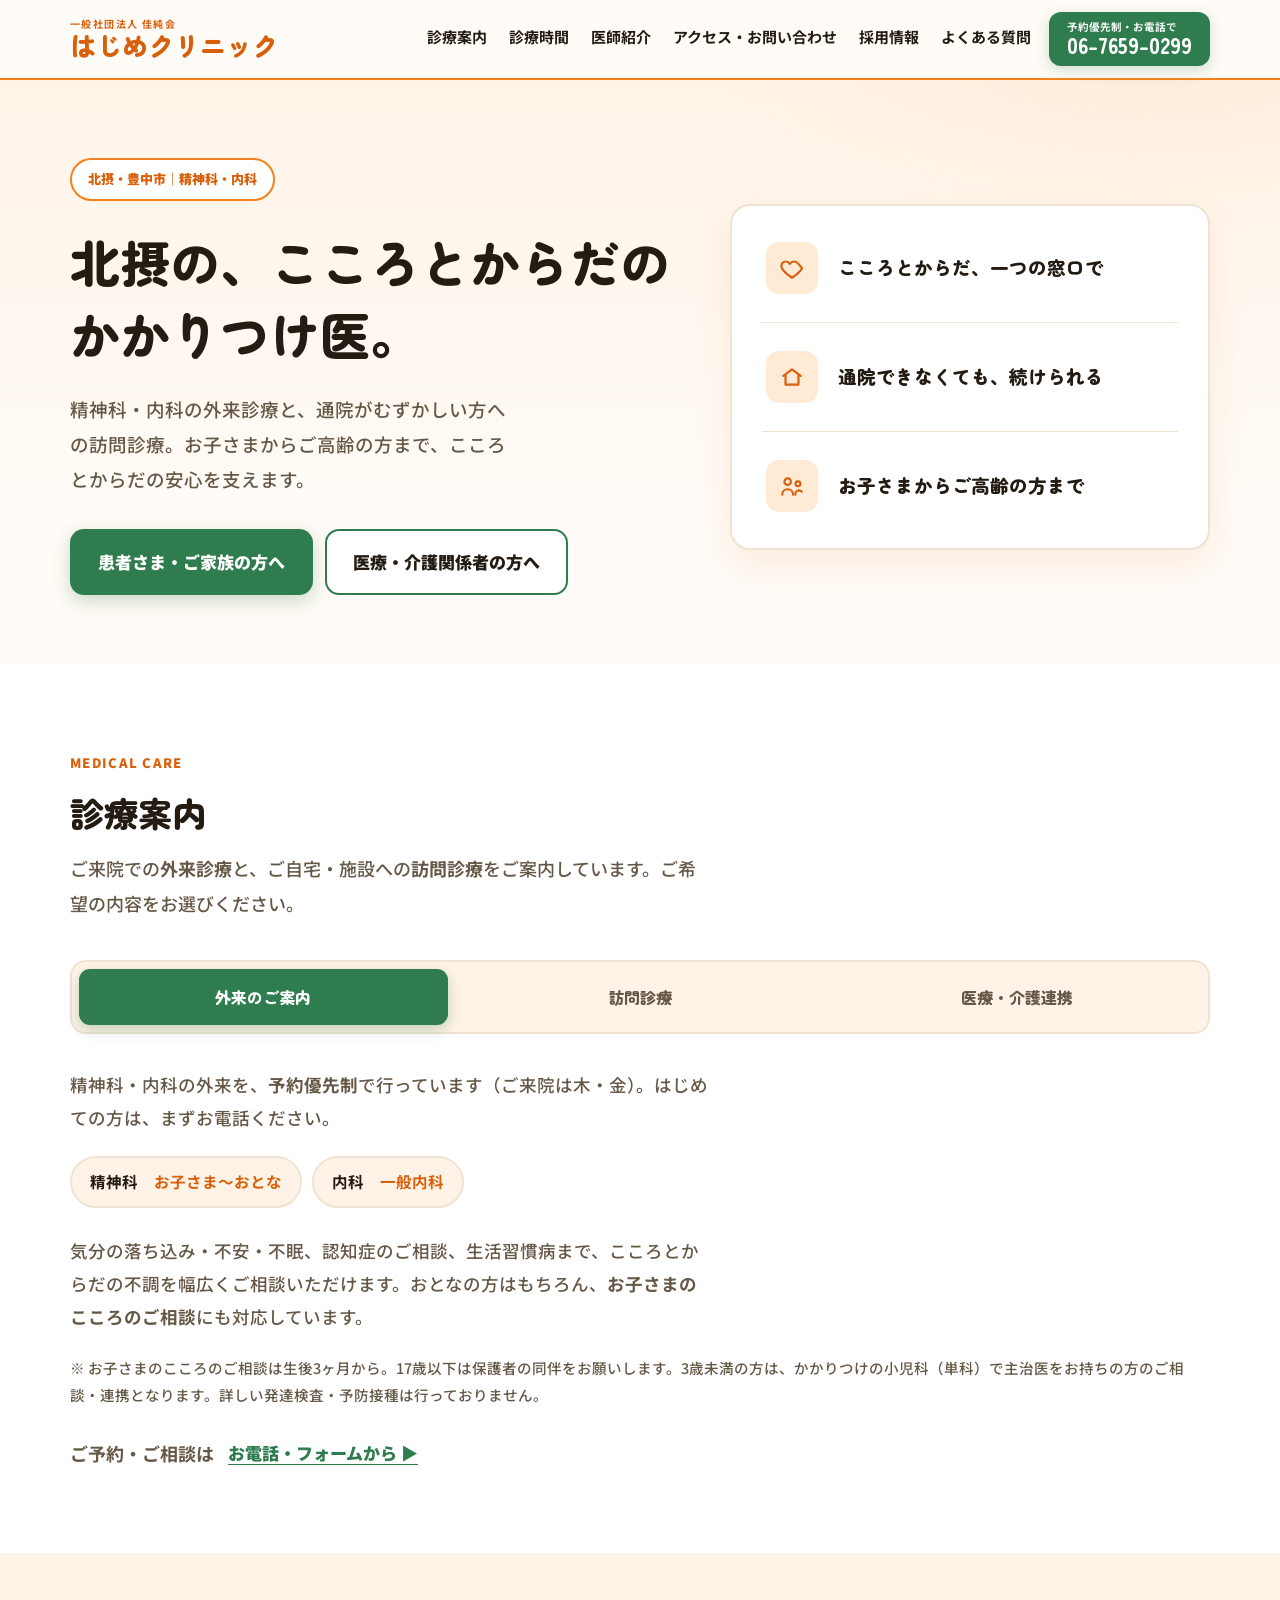
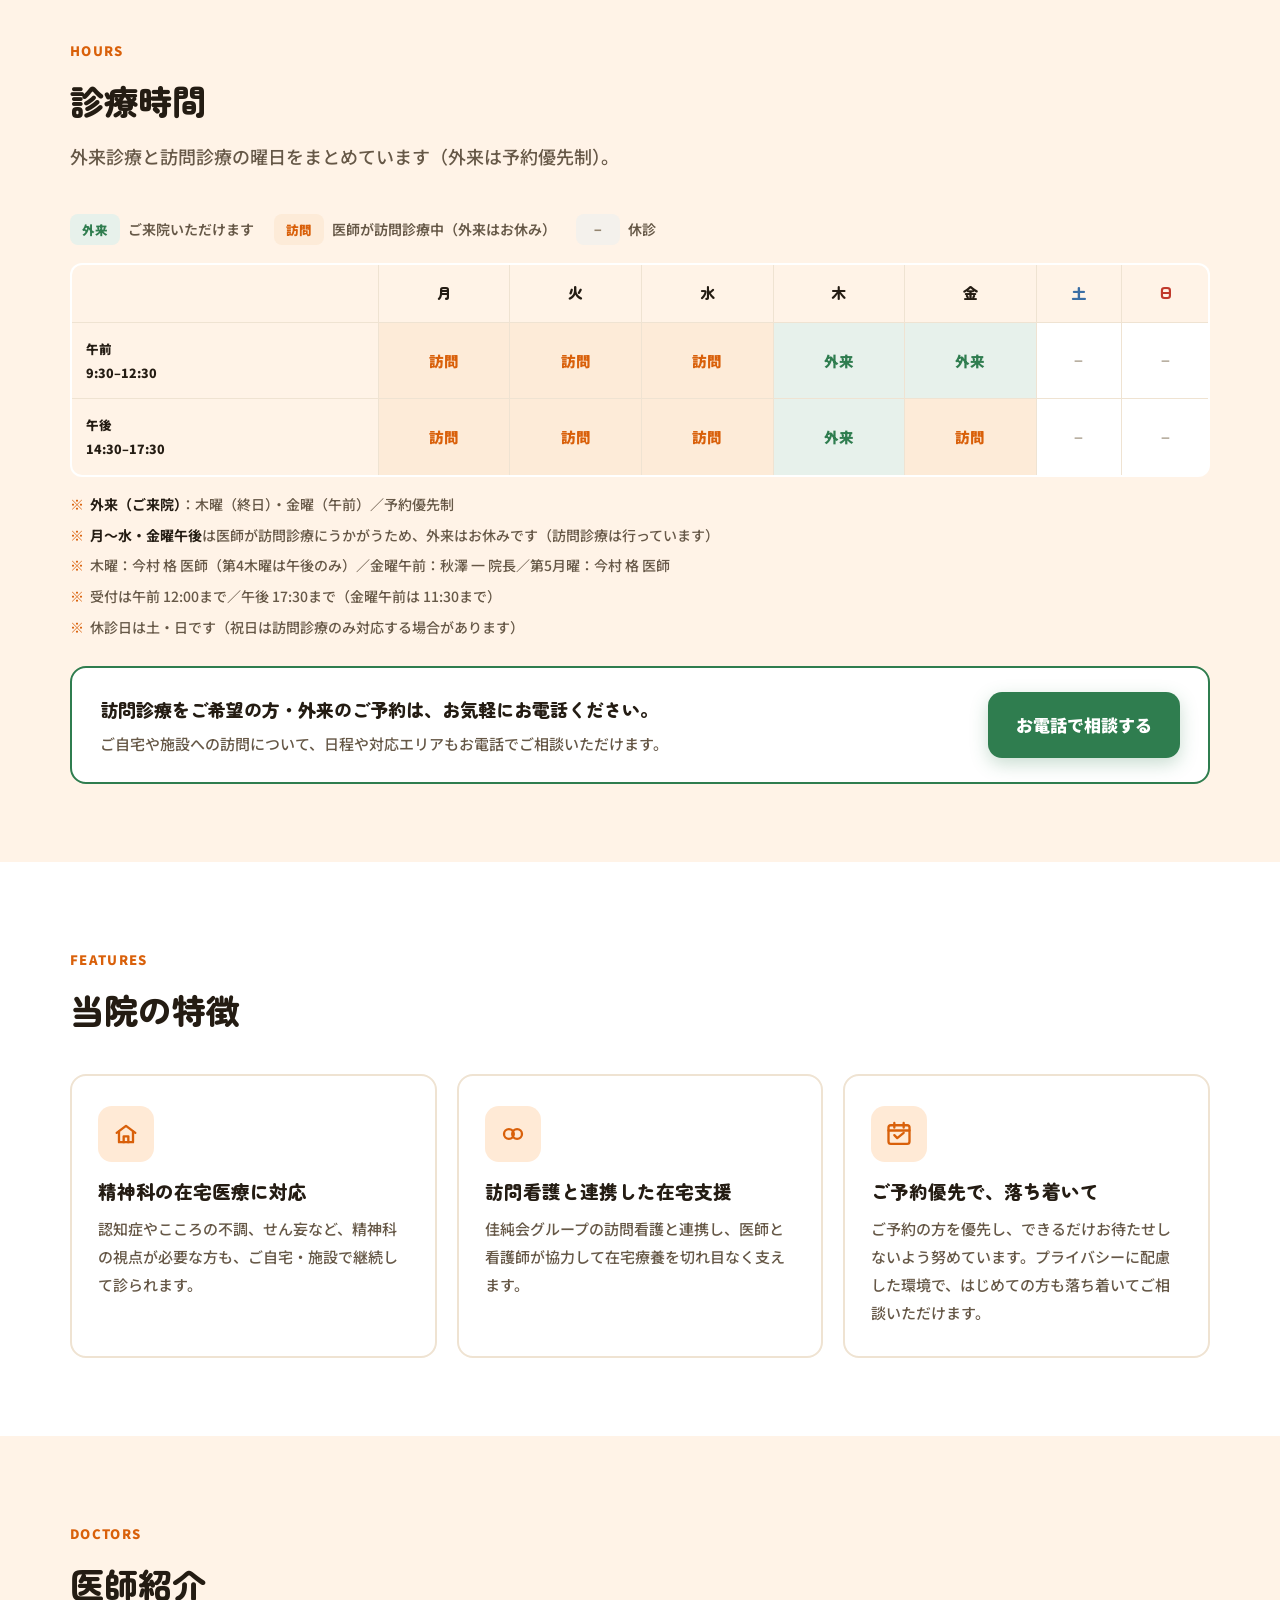
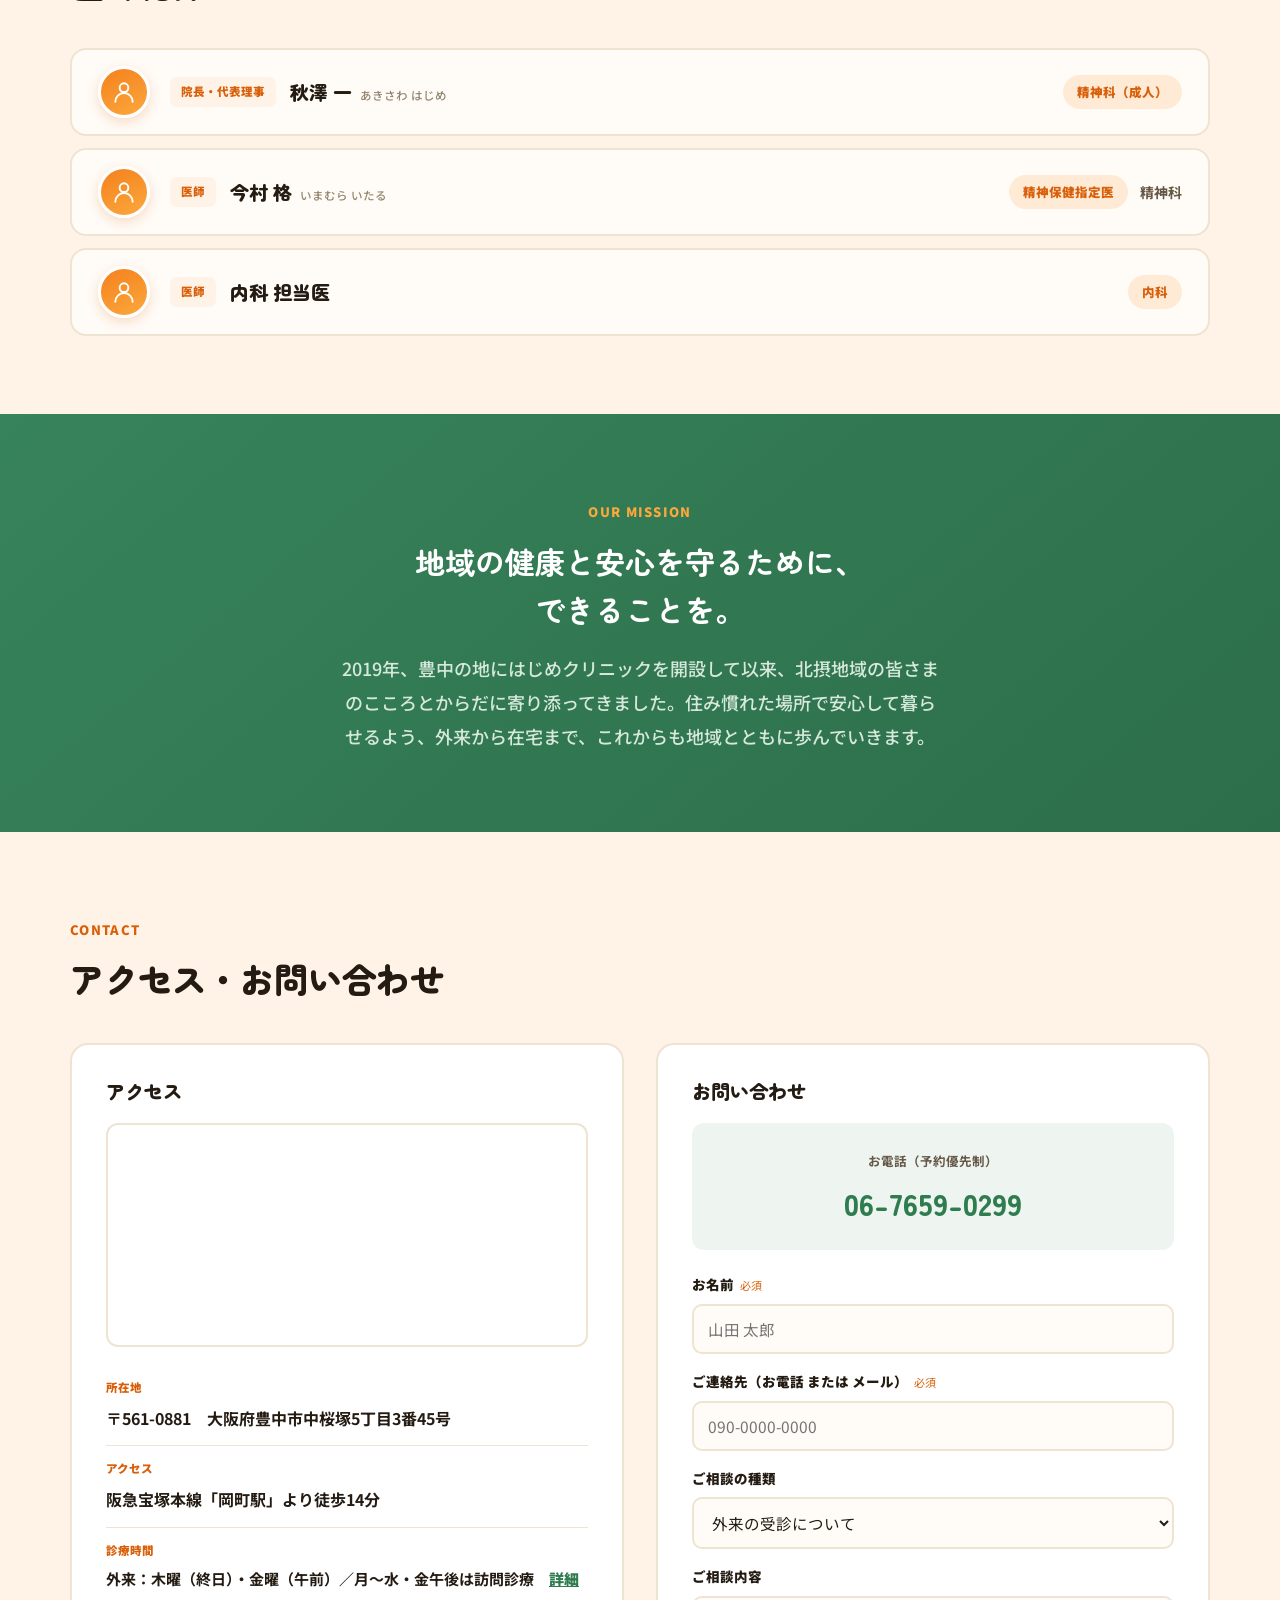
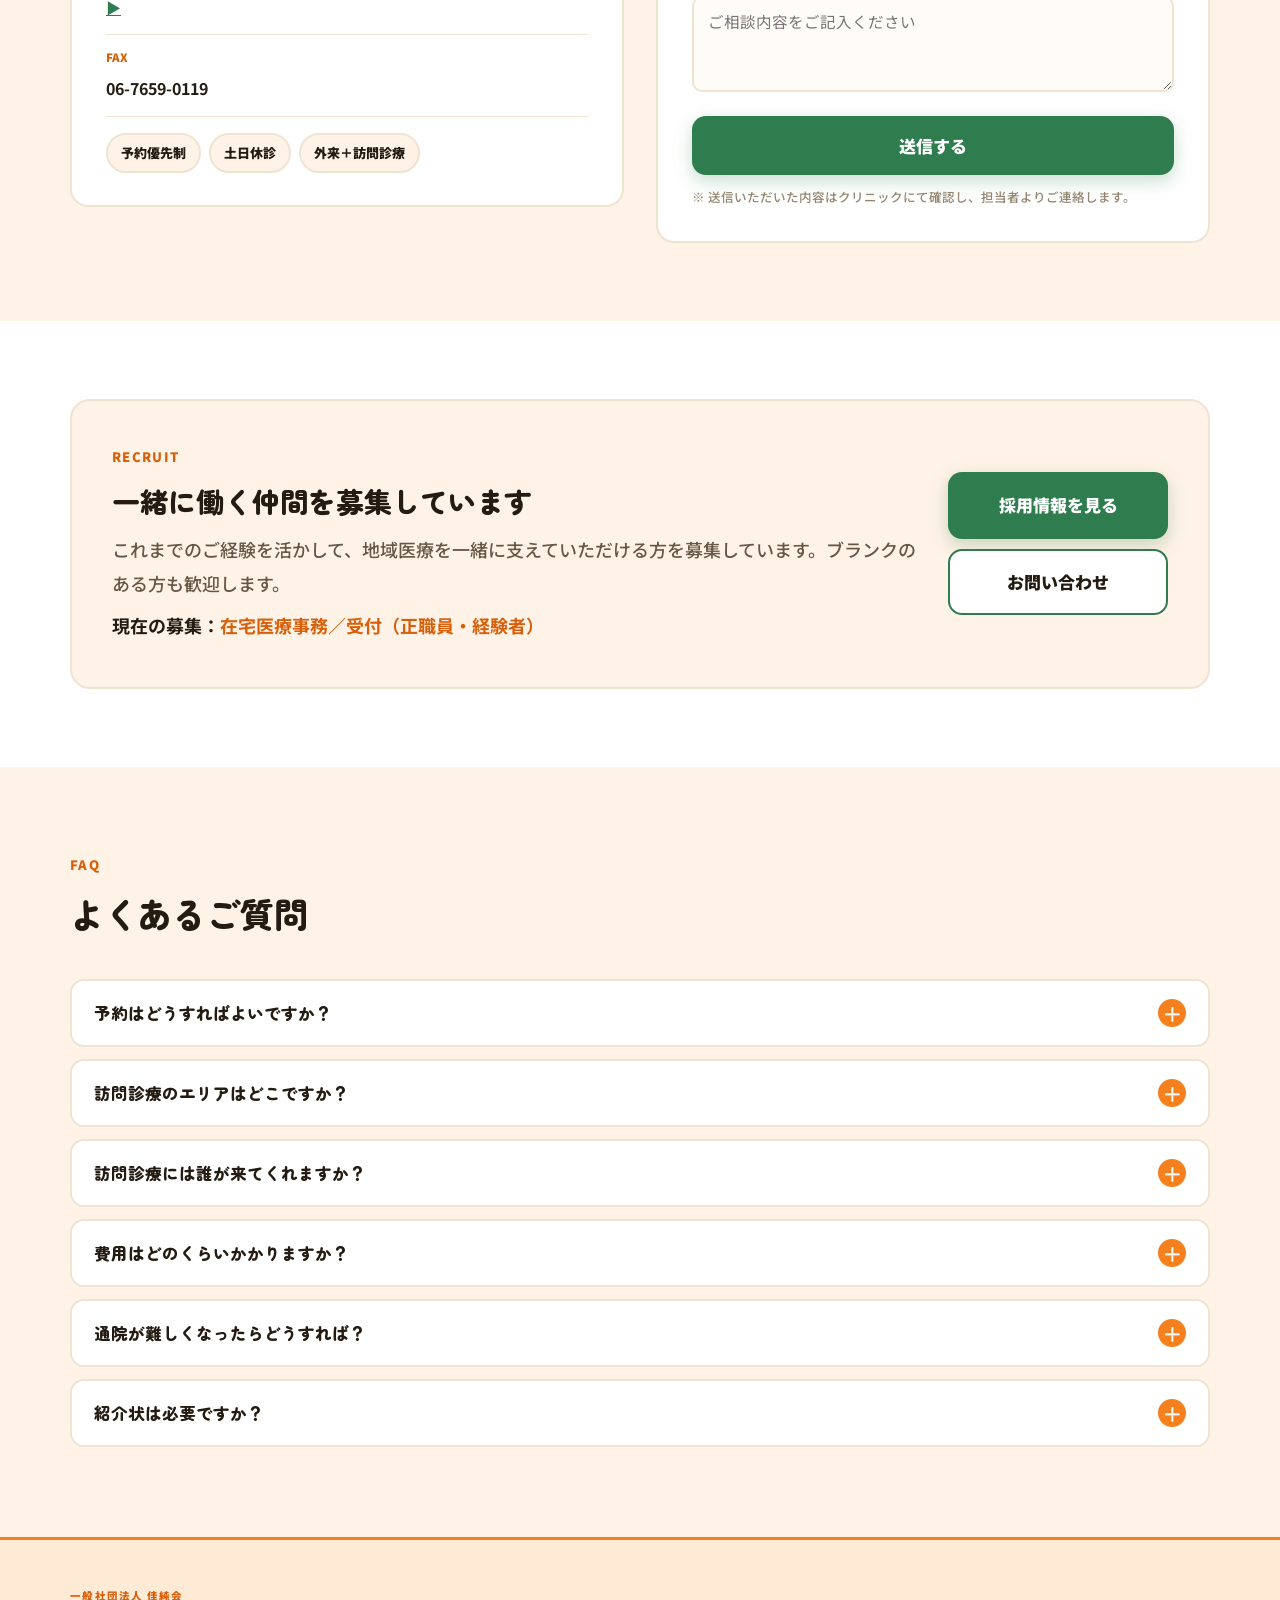
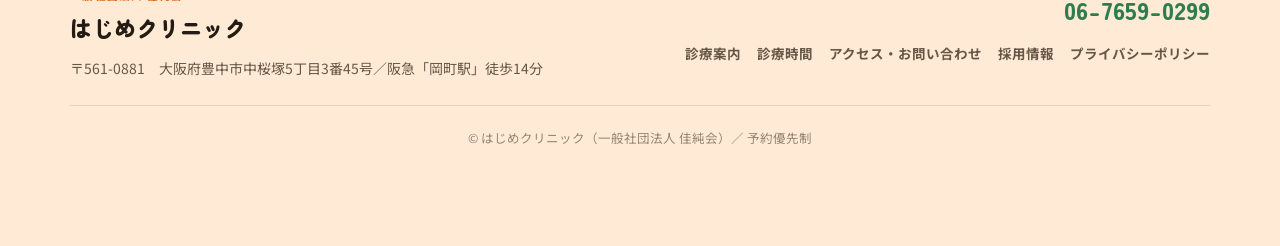
<file: index.html>
<!DOCTYPE html>
<html lang="ja">
<head>
<meta charset="UTF-8">
<meta name="viewport" content="width=device-width, initial-scale=1.0">
<!-- Google tag (gtag.js) -->
<script async src="https://www.googletagmanager.com/gtag/js?id=G-2F4H03582J"></script>
<script>
  window.dataLayer = window.dataLayer || [];
  function gtag(){dataLayer.push(arguments);}
  gtag('js', new Date());
  gtag('config', 'G-2F4H03582J', { cookie_domain: 'hajime.n-clinics.jp', allow_google_signals: false, allow_ad_personalization_signals: false });
</script>
<script src="/ga-events.js" defer></script>
<title>はじめクリニック｜豊中市・岡町駅の精神科・内科｜外来・訪問診療</title>
<meta name="description" content="豊中市・岡町の精神科・内科クリニック。外来診療と、通院がむずかしい方への訪問診療（在宅医療）に対応。認知症・不眠・こころの不調から内科まで、佳純会グループの訪問看護と連携し地域を支えます。予約優先制。">
<meta name="robots" content="index,follow,max-image-preview:large">
<link rel="canonical" href="https://hajime.n-clinics.jp/">
<meta name="theme-color" content="#F5811E">
<link rel="icon" href="/favicon.svg" type="image/svg+xml">
<meta property="og:type" content="website">
<meta property="og:site_name" content="はじめクリニック">
<meta property="og:title" content="はじめクリニック｜豊中市・岡町駅の精神科・内科｜外来・訪問診療">
<meta property="og:description" content="豊中市・岡町の精神科・内科クリニック。外来診療と訪問診療（在宅医療）に対応。佳純会グループの訪問看護と連携し、こころとからだの両面から地域を支えます。予約優先制。">
<meta property="og:url" content="https://hajime.n-clinics.jp/">
<meta property="og:locale" content="ja_JP">
<meta name="twitter:card" content="summary">
<meta name="geo.region" content="JP-27">
<meta name="geo.placename" content="大阪府豊中市">
<meta name="geo.position" content="34.7826;135.4720">
<meta name="ICBM" content="34.7826, 135.4720">
<link rel="preconnect" href="https://fonts.googleapis.com">
<link rel="preconnect" href="https://fonts.gstatic.com" crossorigin>
<link href="https://fonts.googleapis.com/css2?family=Zen+Maru+Gothic:wght@500;700;900&family=Noto+Sans+JP:wght@400;500;700;900&display=swap" rel="stylesheet">
<link rel="stylesheet" href="styles.css">
<script type="application/ld+json">
{
  "@context": "https://schema.org",
  "@graph": [
    {
      "@type": "MedicalClinic",
      "@id": "https://hajime.n-clinics.jp/#clinic",
      "name": "はじめクリニック",
      "url": "https://hajime.n-clinics.jp/",
      "logo": "https://hajime.n-clinics.jp/favicon.svg",
      "image": "https://hajime.n-clinics.jp/favicon.svg",
      "telephone": "+81-6-7659-0299",
      "faxNumber": "+81-6-7659-0119",
      "parentOrganization": { "@type": "Organization", "name": "一般社団法人 佳純会" },
      "address": {
        "@type": "PostalAddress",
        "postalCode": "561-0881",
        "addressRegion": "大阪府",
        "addressLocality": "豊中市",
        "streetAddress": "中桜塚5丁目3番45号",
        "addressCountry": "JP"
      },
      "geo": { "@type": "GeoCoordinates", "latitude": 34.7826, "longitude": 135.4720 },
      "hasMap": "https://www.google.com/maps?cid=8027660031414567446",
      "openingHoursSpecification": [
        { "@type": "OpeningHoursSpecification", "dayOfWeek": "Thursday", "opens": "09:30", "closes": "12:30" },
        { "@type": "OpeningHoursSpecification", "dayOfWeek": "Thursday", "opens": "14:30", "closes": "17:30" },
        { "@type": "OpeningHoursSpecification", "dayOfWeek": "Friday", "opens": "09:30", "closes": "12:30" }
      ],
      "medicalSpecialty": ["Psychiatric", "PrimaryCare"],
      "availableService": [
        { "@type": "MedicalProcedure", "name": "精神科 外来診療" },
        { "@type": "MedicalProcedure", "name": "内科 外来診療" },
        { "@type": "MedicalProcedure", "name": "訪問診療（在宅医療）" }
      ],
      "areaServed": ["豊中市", "箕面市", "吹田市", "池田市", "大阪市東淀川区", "摂津市", "茨木市", "尼崎市", "伊丹市", "川西市"],
      "description": "豊中市・岡町の精神科・内科クリニック。外来診療と、通院がむずかしい方への訪問診療（在宅医療）に対応。佳純会グループの訪問看護と連携し、こころとからだの両面から地域を支えます。予約優先制。",
      "availableLanguage": "ja",
      "physician": [
        { "@id": "https://hajime.n-clinics.jp/#dr-akisawa" },
        { "@id": "https://hajime.n-clinics.jp/#dr-imamura" }
      ]
    },
    {
      "@type": "Physician",
      "@id": "https://hajime.n-clinics.jp/#dr-akisawa",
      "name": "秋澤 一",
      "jobTitle": "院長・代表理事",
      "medicalSpecialty": "Psychiatric",
      "worksFor": { "@id": "https://hajime.n-clinics.jp/#clinic" }
    },
    {
      "@type": "Physician",
      "@id": "https://hajime.n-clinics.jp/#dr-imamura",
      "name": "今村 格",
      "medicalSpecialty": "Psychiatric",
      "description": "精神保健指定医",
      "worksFor": { "@id": "https://hajime.n-clinics.jp/#clinic" }
    }
  ]
}
</script>
</head>
<body>

<header>
  <div class="wrap bar">
    <a class="brand" href="#top">
      <span class="corp">一般社団法人 佳純会</span>
      <span class="name">はじめクリニック</span>
    </a>
    <nav class="main" id="nav">
      <a href="#care">診療案内</a>
      <a href="#hours">診療時間</a>
      <a href="#docs">医師紹介</a>
      <a href="#contact">アクセス・お問い合わせ</a>
      <a href="/recruit">採用情報</a>
      <a href="#faq">よくある質問</a>
    </nav>
    <div class="actions">
      <a class="tel-btn" href="tel:0676590299"><small>予約優先制・お電話で</small><strong>06-7659-0299</strong></a>
      <button class="menu-toggle" aria-label="メニュー" onclick="document.getElementById('nav').classList.toggle('open')">☰</button>
    </div>
  </div>
</header>

<main id="top">

  <!-- HERO -->
  <section class="hero" style="padding:0">
    <div class="wrap hero-grid">
      <div>
        <span class="eyebrow">北摂・豊中市｜精神科・内科</span>
        <h1>北摂の、こころとからだの<br>かかりつけ医。</h1>
        <p class="lead">精神科・内科の外来診療と、通院がむずかしい方への訪問診療。お子さまからご高齢の方まで、こころとからだの安心を支えます。</p>
        <div class="who-row">
          <a class="btn btn--primary" href="#care" onclick="showTab('out')">患者さま・ご家族の方へ</a>
          <a class="btn btn--ghost" href="#care" onclick="showTab('partner')">医療・介護関係者の方へ</a>
        </div>
      </div>
      <div class="hero-panel">
        <div class="hrow">
          <span class="ic"><svg viewBox="0 0 24 24"><path d="M12 21s-7-4.5-9.3-8.7C1.2 9.3 3 6 6.1 6c1.9 0 3.2 1.1 3.9 2.1C10.7 7.1 12 6 13.9 6 17 6 18.8 9.3 21.3 12.3 19 16.5 12 21 12 21z"/></svg></span>
          <h3>こころとからだ、一つの窓口で</h3>
        </div>
        <div class="hrow">
          <span class="ic"><svg viewBox="0 0 24 24"><path d="M4 11l8-6 8 6"/><path d="M6 10v9h12v-9"/></svg></span>
          <h3>通院できなくても、続けられる</h3>
        </div>
        <div class="hrow">
          <span class="ic"><svg viewBox="0 0 24 24"><circle cx="8" cy="8" r="3"/><path d="M3 20c0-3 2.3-5 5-5s5 2 5 5"/><circle cx="17.5" cy="10" r="2.2"/><path d="M15 20c0-2.4 1.6-4 3.4-4 1 0 1.9.5 2.6 1.3"/></svg></span>
          <h3>お子さまからご高齢の方まで</h3>
        </div>
      </div>
    </div>
  </section>

  <!-- CARE TABS -->
  <section class="tabs" id="care">
    <div class="wrap">
      <div class="sec-head">
        <span class="kick">MEDICAL CARE</span>
        <h2>診療案内</h2>
        <p>ご来院での<b>外来診療</b>と、ご自宅・施設への<b>訪問診療</b>をご案内しています。ご希望の内容をお選びください。</p>
      </div>
      <div class="tablist" role="tablist">
        <button role="tab" aria-selected="true" data-tab="out" onclick="showTab('out')">外来のご案内</button>
        <button role="tab" aria-selected="false" data-tab="home" onclick="showTab('home')">訪問診療</button>
        <button role="tab" aria-selected="false" data-tab="partner" onclick="showTab('partner')">医療・介護連携</button>
      </div>

      <div class="panel active" id="panel-out">
        <p class="lead-p">精神科・内科の外来を、<b>予約優先制</b>で行っています（ご来院は木・金）。はじめての方は、まずお電話ください。</p>
        <div class="chips"><span class="chip">精神科<b>　お子さま〜おとな</b></span><span class="chip">内科<b>　一般内科</b></span></div>
        <p class="lead-p">気分の落ち込み・不安・不眠、認知症のご相談、生活習慣病まで、こころとからだの不調を幅広くご相談いただけます。おとなの方はもちろん、<b>お子さまのこころのご相談</b>にも対応しています。</p>
        <p style="font-size:14.5px;color:var(--ink-soft);font-weight:500;line-height:1.85;margin-top:4px">※ お子さまのこころのご相談は生後3ヶ月から。17歳以下は保護者の同伴をお願いします。3歳未満の方は、かかりつけの小児科（単科）で主治医をお持ちの方のご相談・連携となります。詳しい発達検査・予防接種は行っておりません。</p>
        <div class="tab-foot">ご予約・ご相談は<a class="btn btn--link" href="#contact">お電話・フォームから ▶</a></div>
      </div>

      <div class="panel" id="panel-home">
        <p class="lead-p">通院がむずかしくなった方のもとへ、医師がうかがう訪問診療を行っています。佳純会グループの訪問看護とも連携し、<b>医師・看護師</b>がご自宅・施設を訪問して、精神科・内科の両面から継続的に支えます。</p>
        <h4 class="subhead">こんな方へ</h4>
        <ul class="checks">
          <li>通院がむずかしくなってきた</li>
          <li>認知症やこころの不調がある</li>
          <li>ひとり暮らし・高齢のご家族が心配</li>
          <li>退院後の在宅療養に不安がある</li>
          <li>住み慣れた自宅で療養を続けたい</li>
          <li>施設での定期的な診療を希望</li>
        </ul>
        <h4 class="subhead">対応する主な状態（精神科・内科）</h4>
        <div class="chips"><span class="chip">認知症・せん妄</span><span class="chip">うつ・不安</span><span class="chip">統合失調症</span><span class="chip">睡眠の悩み</span><span class="chip">生活習慣病</span></div>
        <div class="area-box">
          <h4>対応エリア</h4>
          <p style="font-size:15px;color:var(--ink-soft);font-weight:500">訪問診療は保険制度上、クリニックから半径約16kmが対象範囲です。当院（豊中市中桜塚）を中心に、下記を目安に対応しています。</p>
          <div class="area-core"><span>豊中市</span><span>箕面市</span><span>吹田市</span><span>池田市</span><span>大阪市（東淀川区 ほか）</span></div>
          <div class="area-wide">その他、摂津市・茨木市・尼崎市・伊丹市・川西市、高槻市の一部 など（16km圏内を目安）</div>
          <p class="note">※ エリア外でも、まずはお気軽にご相談ください。</p>
        </div>
        <div class="acc"><button class="acc-trig" onclick="toggleAcc(this)">ご利用までの流れ<span class="plus">＋</span></button>
          <div class="acc-body">
            <div class="step-row"><span class="n">1</span><div><b>お電話・フォームでご相談</b><br>ご本人・ご家族・ケアマネジャー様、どなたからでも。</div></div>
            <div class="step-row"><span class="n">2</span><div><b>面談・打ち合わせ</b><br>ご状況やご希望、診療の進め方・費用をご説明します。</div></div>
            <div class="step-row"><span class="n">3</span><div><b>訪問診療の開始</b><br>計画に沿って、定期的に医師・看護師がご自宅・施設へうかがいます。</div></div>
          </div>
        </div>
        <div class="acc"><button class="acc-trig" onclick="toggleAcc(this)">費用について<span class="plus">＋</span></button><div class="acc-body">各種健康保険が適用されます。ご負担は自己負担割合（1割・3割など）に応じて変わります。おおよその費用は、お電話または面談時にご案内します。</div></div>
        <div class="acc"><button class="acc-trig" onclick="toggleAcc(this)">書類の発行<span class="plus">＋</span></button><div class="acc-body">診療情報提供書・主治医意見書などの発行に対応します。介護保険の申請やサービス調整にもご活用ください。</div></div>
        <div class="tab-foot">訪問診療のご相談は<a class="btn btn--link" href="#contact">お電話・フォームから ▶</a></div>
      </div>

      <div class="panel" id="panel-partner">
        <p class="lead-p"><b>精神科・内科に対応できる訪問診療</b>をお探しの医療機関・ケアマネジャー・施設ご担当者さまへ。認知症やこころの不調、内科的な管理が必要な方の在宅・施設での療養を、医師・看護師が両面から支えます。</p>
        <div class="acc open"><button class="acc-trig" onclick="toggleAcc(this)">ご紹介の流れ<span class="plus">＋</span></button>
          <div class="acc-body">
            <div class="step-row"><span class="n">1</span><div><b>お電話・フォームでご連絡</b>　ご状況をお伺いします。</div></div>
            <div class="step-row"><span class="n">2</span><div><b>診療情報提供書のご用意</b>　ご用意いただけますとスムーズです。</div></div>
            <div class="step-row"><span class="n">3</span><div><b>訪問診療の開始</b>　通院がむずかしい方へ、施設・ご自宅で対応します。</div></div>
          </div>
        </div>
        <ul class="checks" style="grid-template-columns:1fr">
          <li>精神科・内科の両面からの継続診療</li>
          <li>診療情報提供書・主治医意見書の発行に対応</li>
          <li>佳純会グループ（訪問看護など）との連携体制</li>
        </ul>
        <div class="area-box" style="padding:20px 24px">
          <h4>対応エリア</h4>
          <div class="area-core"><span>豊中市</span><span>箕面市</span><span>吹田市</span><span>池田市</span><span>大阪市（東淀川区 ほか）</span></div>
          <p class="note" style="margin-top:8px">豊中市を中心に半径約16kmを目安に対応。高槻市・摂津市など周辺も対応可能な場合があります。詳しくはお問い合わせください。</p>
        </div>
        <div class="tab-foot">連携のご相談は<a class="btn btn--link" href="#contact">お電話・フォームから ▶</a></div>
      </div>
    </div>
  </section>

  <!-- HOURS -->
  <section class="tabs" id="hours" style="background:var(--orange-soft)">
    <div class="wrap">
      <div class="sec-head"><span class="kick">HOURS</span><h2>診療時間</h2><p>外来診療と訪問診療の曜日をまとめています（外来は予約優先制）。</p></div>
      <div class="hours-legend">
        <span><b class="lg lg-o">外来</b>ご来院いただけます</span>
        <span><b class="lg lg-h">訪問</b>医師が訪問診療中（外来はお休み）</span>
        <span><b class="lg lg-x">−</b>休診</span>
      </div>
      <div class="hours">
        <table>
          <thead><tr><th></th><th>月</th><th>火</th><th>水</th><th>木</th><th>金</th><th class="sat">土</th><th class="sun">日</th></tr></thead>
          <tbody>
            <tr><td class="tt">午前<br>9:30–12:30</td><td class="h">訪問</td><td class="h">訪問</td><td class="h">訪問</td><td class="o">外来</td><td class="o">外来</td><td class="x">−</td><td class="x">−</td></tr>
            <tr><td class="tt">午後<br>14:30–17:30</td><td class="h">訪問</td><td class="h">訪問</td><td class="h">訪問</td><td class="o">外来</td><td class="h">訪問</td><td class="x">−</td><td class="x">−</td></tr>
          </tbody>
        </table>
      </div>
      <div class="hours-m">
        <div class="hm-row"><span class="hm-day">月・火・水</span><span class="hm-tag h">訪問診療（外来はお休み）</span></div>
        <div class="hm-row"><span class="hm-day">木</span><span class="hm-tag o">外来 午前・午後</span></div>
        <div class="hm-row"><span class="hm-day">金</span><span class="hm-tag o">外来 午前</span><span class="hm-tag h">訪問 午後</span></div>
        <div class="hm-row"><span class="hm-day">土・日</span><span class="hm-tag x">休診</span></div>
      </div>
      <ul class="hours-notes">
        <li><b>外来（ご来院）</b>：木曜（終日）・金曜（午前）／予約優先制</li>
        <li><b>月〜水・金曜午後</b>は医師が訪問診療にうかがうため、外来はお休みです（訪問診療は行っています）</li>
        <li>木曜：今村 格 医師（第4木曜は午後のみ）／金曜午前：秋澤 一 院長／第5月曜：今村 格 医師</li>
        <li>受付は午前 12:00まで／午後 17:30まで（金曜午前は 11:30まで）</li>
        <li>休診日は土・日です（祝日は訪問診療のみ対応する場合があります）</li>
      </ul>
      <div class="hours-cta">
        <div class="t">
          <strong>訪問診療をご希望の方・外来のご予約は、お気軽にお電話ください。</strong>
          <p>ご自宅や施設への訪問について、日程や対応エリアもお電話でご相談いただけます。</p>
        </div>
        <a class="btn btn--primary" href="tel:0676590299">お電話で相談する</a>
      </div>
    </div>
  </section>

  <!-- FEATURES -->
  <section class="why" id="why" style="background:var(--white)">
    <div class="wrap">
      <div class="sec-head"><span class="kick">FEATURES</span><h2>当院の特徴</h2></div>
      <div class="why-grid">
        <div class="why-card"><div class="ic"><svg viewBox="0 0 24 24"><path d="M4 11l8-6 8 6"/><path d="M6 10v9h12v-9"/><path d="M10 19v-5h4v5"/></svg></div><h3>精神科の在宅医療に対応</h3><p>認知症やこころの不調、せん妄など、精神科の視点が必要な方も、ご自宅・施設で継続して診られます。</p></div>
        <div class="why-card"><div class="ic"><svg viewBox="0 0 24 24"><circle cx="8.5" cy="12" r="4.2"/><circle cx="15.5" cy="12" r="4.2"/></svg></div><h3>訪問看護と連携した在宅支援</h3><p>佳純会グループの訪問看護と連携し、医師と看護師が協力して在宅療養を切れ目なく支えます。</p></div>
        <div class="why-card"><div class="ic"><svg viewBox="0 0 24 24"><rect x="3" y="4.5" width="18" height="16" rx="2"/><path d="M3 9h18M8 2.5v4M16 2.5v4"/><path d="M8 13l2.5 2.5L16 11"/></svg></div><h3>ご予約優先で、落ち着いて</h3><p>ご予約の方を優先し、できるだけお待たせしないよう努めています。プライバシーに配慮した環境で、はじめての方も落ち着いてご相談いただけます。</p></div>
      </div>
    </div>
  </section>

  <!-- DOCTORS -->
  <section class="docs" id="docs" style="background:var(--orange-soft)">
    <div class="wrap">
      <div class="sec-head"><span class="kick">DOCTORS</span><h2>医師紹介</h2></div>
      <div class="doc-list">
        <div class="doc">
          <div class="avatar"><svg viewBox="0 0 24 24"><circle cx="12" cy="8" r="4"/><path d="M4 21c0-4.4 3.6-8 8-8s8 3.6 8 8"/></svg></div>
          <div class="doc-main">
            <div class="doc-id"><span class="role">院長・代表理事</span><span class="name">秋澤 一<span class="fk">あきさわ はじめ</span></span></div>
            <div class="doc-spec"><span class="badge">精神科（成人）</span></div>
          </div>
        </div>
        <div class="doc">
          <div class="avatar"><svg viewBox="0 0 24 24"><circle cx="12" cy="8" r="4"/><path d="M4 21c0-4.4 3.6-8 8-8s8 3.6 8 8"/></svg></div>
          <div class="doc-main">
            <div class="doc-id"><span class="role">医師</span><span class="name">今村 格<span class="fk">いまむら いたる</span></span></div>
            <div class="doc-spec"><span class="badge">精神保健指定医</span><span class="dom">精神科</span></div>
          </div>
        </div>
        <div class="doc">
          <div class="avatar"><svg viewBox="0 0 24 24"><circle cx="12" cy="8" r="4"/><path d="M4 21c0-4.4 3.6-8 8-8s8 3.6 8 8"/></svg></div>
          <div class="doc-main">
            <div class="doc-id"><span class="role">医師</span><span class="name">内科 担当医</span></div>
            <div class="doc-spec"><span class="badge">内科</span></div>
          </div>
        </div>
      </div>
    </div>
  </section>

  <!-- MISSION -->
  <section class="mission">
    <div class="wrap">
      <span class="kick">OUR MISSION</span>
      <h2>地域の健康と安心を守るために、<br>できることを。</h2>
      <p>2019年、豊中の地にはじめクリニックを開設して以来、北摂地域の皆さまのこころとからだに寄り添ってきました。住み慣れた場所で安心して暮らせるよう、外来から在宅まで、これからも地域とともに歩んでいきます。</p>
    </div>
  </section>

  <!-- CONTACT -->
  <section class="contact" id="contact">
    <div class="wrap">
      <div class="sec-head"><span class="kick">CONTACT</span><h2>アクセス・お問い合わせ</h2></div>
      <div class="contact-grid">
        <div class="card">
          <h3>アクセス</h3>
          <div class="map"><iframe title="はじめクリニックの地図" loading="lazy" src="https://maps.google.com/maps?cid=8027660031414567446&z=16&output=embed"></iframe></div>
          <div class="arow"><div class="k">所在地</div><div class="v">〒561-0881　大阪府豊中市中桜塚5丁目3番45号</div></div>
          <div class="arow"><div class="k">アクセス</div><div class="v">阪急宝塚本線「岡町駅」より徒歩14分</div></div>
          <div class="arow"><div class="k">診療時間</div><div class="v" style="font-size:15px">外来：木曜（終日）・金曜（午前）／月〜水・金午後は訪問診療　<a href="#hours" style="color:var(--green);font-weight:900;text-decoration:underline">詳細 ▶</a></div></div>
          <div class="arow"><div class="k">FAX</div><div class="v">06-7659-0119</div></div>
          <div class="badges"><span>予約優先制</span><span>土日休診</span><span>外来＋訪問診療</span></div>
        </div>
        <div class="card">
          <h3>お問い合わせ</h3>
          <div class="phone-block"><span class="lbl">お電話（予約優先制）</span><a href="tel:0676590299">06-7659-0299</a></div>
          <form name="contact" method="POST" data-netlify="true" netlify-honeypot="bot-field" id="contactForm">
            <input type="hidden" name="form-name" value="contact">
            <p class="hp-field"><label>入力しないでください<input name="bot-field" tabindex="-1" autocomplete="off"></label></p>
            <div id="cfFields">
              <div class="field"><div class="flabel"><label for="cf-name">お名前</label><span class="req">必須</span></div><input id="cf-name" type="text" name="name" placeholder="山田 太郎" required></div>
              <div class="field"><div class="flabel"><label for="cf-contact">ご連絡先（お電話 または メール）</label><span class="req">必須</span></div><input id="cf-contact" type="text" name="contact-info" placeholder="090-0000-0000" required></div>
              <div class="field"><label for="cf-type">ご相談の種類</label><select id="cf-type" name="inquiry-type"><option data-t="care">外来の受診について</option><option data-t="care">訪問診療について</option><option data-t="care">施設・ケアマネジャー連携について</option><option data-t="recruit">採用について</option><option data-t="other">その他</option></select></div>
              <div class="field"><label for="cf-message">ご相談内容</label><textarea id="cf-message" name="message" placeholder="ご相談内容をご記入ください"></textarea></div>
              <button class="btn btn--primary" type="submit" style="width:100%" id="cfSubmit">送信する</button>
              <p class="form-note">※ 送信いただいた内容はクリニックにて確認し、担当者よりご連絡します。</p>
            </div>
            <p class="form-status" id="cfStatus" role="status" aria-live="polite" style="display:none"></p>
          </form>
        </div>
      </div>
    </div>
  </section>

  <!-- RECRUIT -->
  <section class="recruit" id="recruit">
    <div class="wrap rec-band">
      <div class="txt">
        <span class="kick">RECRUIT</span>
        <h2>一緒に働く仲間を募集しています</h2>
        <p>これまでのご経験を活かして、地域医療を一緒に支えていただける方を募集しています。ブランクのある方も歓迎します。</p>
        <p class="role">現在の募集：<b>在宅医療事務／受付（正職員・経験者）</b></p>
      </div>
      <div class="rec-actions">
        <a class="btn btn--primary" href="/recruit">採用情報を見る</a>
        <a class="btn btn--ghost" href="#contact">お問い合わせ</a>
      </div>
    </div>
  </section>

  <!-- FAQ -->
  <section class="faq" id="faq">
    <div class="wrap">
      <div class="sec-head"><span class="kick">FAQ</span><h2>よくあるご質問</h2></div>
      <div class="acc"><button class="acc-trig" onclick="toggleAcc(this)">予約はどうすればよいですか？<span class="plus">＋</span></button><div class="acc-body">お電話（06-7659-0299）またはお問い合わせフォームから承っています（予約優先制）。</div></div>
      <div class="acc"><button class="acc-trig" onclick="toggleAcc(this)">訪問診療のエリアはどこですか？<span class="plus">＋</span></button><div class="acc-body">豊中市を中心に、半径約16kmを目安に対応しています（箕面市・吹田市・池田市・大阪市東淀川区 ほか）。エリア外もまずはご相談ください。</div></div>
      <div class="acc"><button class="acc-trig" onclick="toggleAcc(this)">訪問診療には誰が来てくれますか？<span class="plus">＋</span></button><div class="acc-body">医師がうかがう訪問診療に加え、佳純会グループの訪問看護と連携し、看護師もご自宅・施設へうかがいます。医療と看護の両面で在宅療養を支えます。</div></div>
      <div class="acc"><button class="acc-trig" onclick="toggleAcc(this)">費用はどのくらいかかりますか？<span class="plus">＋</span></button><div class="acc-body">各種健康保険が適用されます。ご負担は自己負担割合に応じて変わります。おおよその費用はお電話または面談時にご案内します。</div></div>
      <div class="acc"><button class="acc-trig" onclick="toggleAcc(this)">通院が難しくなったらどうすれば？<span class="plus">＋</span></button><div class="acc-body">外来から訪問診療へ切り替えることも可能です。まずはご相談ください。</div></div>
      <div class="acc"><button class="acc-trig" onclick="toggleAcc(this)">紹介状は必要ですか？<span class="plus">＋</span></button><div class="acc-body">診療情報提供書があるとスムーズですが、なくても構いません。まずはご連絡ください。</div></div>
    </div>
  </section>

</main>

<footer>
  <div class="wrap">
    <div class="foot-top">
      <div class="foot-brand">
        <div class="fcorp">一般社団法人 佳純会</div>
        <div class="fname">はじめクリニック</div>
        <p class="fadd">〒561-0881　大阪府豊中市中桜塚5丁目3番45号／阪急「岡町駅」徒歩14分</p>
      </div>
      <div class="foot-contact">
        <a class="ftel" href="tel:0676590299">06-7659-0299</a>
        <div class="foot-links"><a href="#care">診療案内</a><a href="#hours">診療時間</a><a href="#contact">アクセス・お問い合わせ</a><a href="#recruit">採用情報</a><a href="/privacy">プライバシーポリシー</a></div>
      </div>
    </div>
    <div class="copy">© はじめクリニック（一般社団法人 佳純会）／ 予約優先制</div>
  </div>
</footer>

<button class="to-top" id="toTop" aria-label="ページ上部へ戻る">↑</button>

<div class="mbar"><div class="wrap mbar-grid" style="width:100%">
  <a class="call" href="tel:0676590299"><svg viewBox="0 0 24 24"><path d="M6 3h3l2 5-2.2 1.1a12 12 0 006.1 6.1L16 14l5 2v3a2 2 0 01-2 2A16 16 0 013 5a2 2 0 012-2z"/></svg>電話する</a>
  <a href="#care" onclick="showTab('out')"><svg viewBox="0 0 24 24"><rect x="3" y="4.5" width="18" height="16" rx="2"/><path d="M3 9h18M8 2.5v4M16 2.5v4"/></svg>診療案内</a>
  <a href="#contact"><svg viewBox="0 0 24 24"><path d="M4 5h16v14H4z"/><path d="M4 6l8 6 8-6"/></svg>お問い合わせ</a>
</div></div>

<script>
  function showTab(id){
    document.querySelectorAll('.panel').forEach(function(p){p.classList.remove('active')});
    document.querySelectorAll('.tablist button').forEach(function(b){b.setAttribute('aria-selected', b.dataset.tab===id?'true':'false')});
    var panel=document.getElementById('panel-'+id); if(panel) panel.classList.add('active');
  }
  function toggleAcc(btn){ btn.parentElement.classList.toggle('open'); }
  var tt=document.getElementById('toTop');
  window.addEventListener('scroll',function(){ tt.classList.toggle('show', window.scrollY>500); });
  tt.addEventListener('click',function(){ window.scrollTo({top:0,behavior:'smooth'}); });
  document.querySelectorAll('#nav a').forEach(function(a){a.addEventListener('click',function(){document.getElementById('nav').classList.remove('open')})});

  (function(){
    var form = document.getElementById('contactForm');
    if(!form) return;
    var fields = document.getElementById('cfFields');
    var status = document.getElementById('cfStatus');
    var submitBtn = document.getElementById('cfSubmit');
    form.addEventListener('submit', function(e){
      e.preventDefault();
      var sel = document.getElementById('cf-type');
      var topic = (sel && sel.options[sel.selectedIndex] && sel.options[sel.selectedIndex].dataset.t) || 'other';
      submitBtn.disabled = true;
      submitBtn.textContent = '送信中…';
      var data = new URLSearchParams(new FormData(form)).toString();
      fetch('/', { method: 'POST', headers: {'Content-Type':'application/x-www-form-urlencoded'}, body: data })
        .then(function(res){ if(!res.ok) throw new Error('submit failed'); })
        .then(function(){
          if(window.hjTrack){ if(topic === 'recruit') hjTrack('recruit_inquiry_submit'); else hjTrack('contact_form_submit', { form_topic: topic }); }
          fields.style.display = 'none';
          status.textContent = 'お問い合わせを受け付けました。担当者よりご連絡いたします。';
          status.className = 'form-status ok';
          status.style.display = 'block';
        })
        .catch(function(){
          status.textContent = '送信に失敗しました。お手数ですが、お電話（06-7659-0299）にてご連絡ください。';
          status.className = 'form-status err';
          status.style.display = 'block';
          submitBtn.disabled = false;
          submitBtn.textContent = '送信する';
        });
    });
  })();
</script>
</body>
</html>
</file>
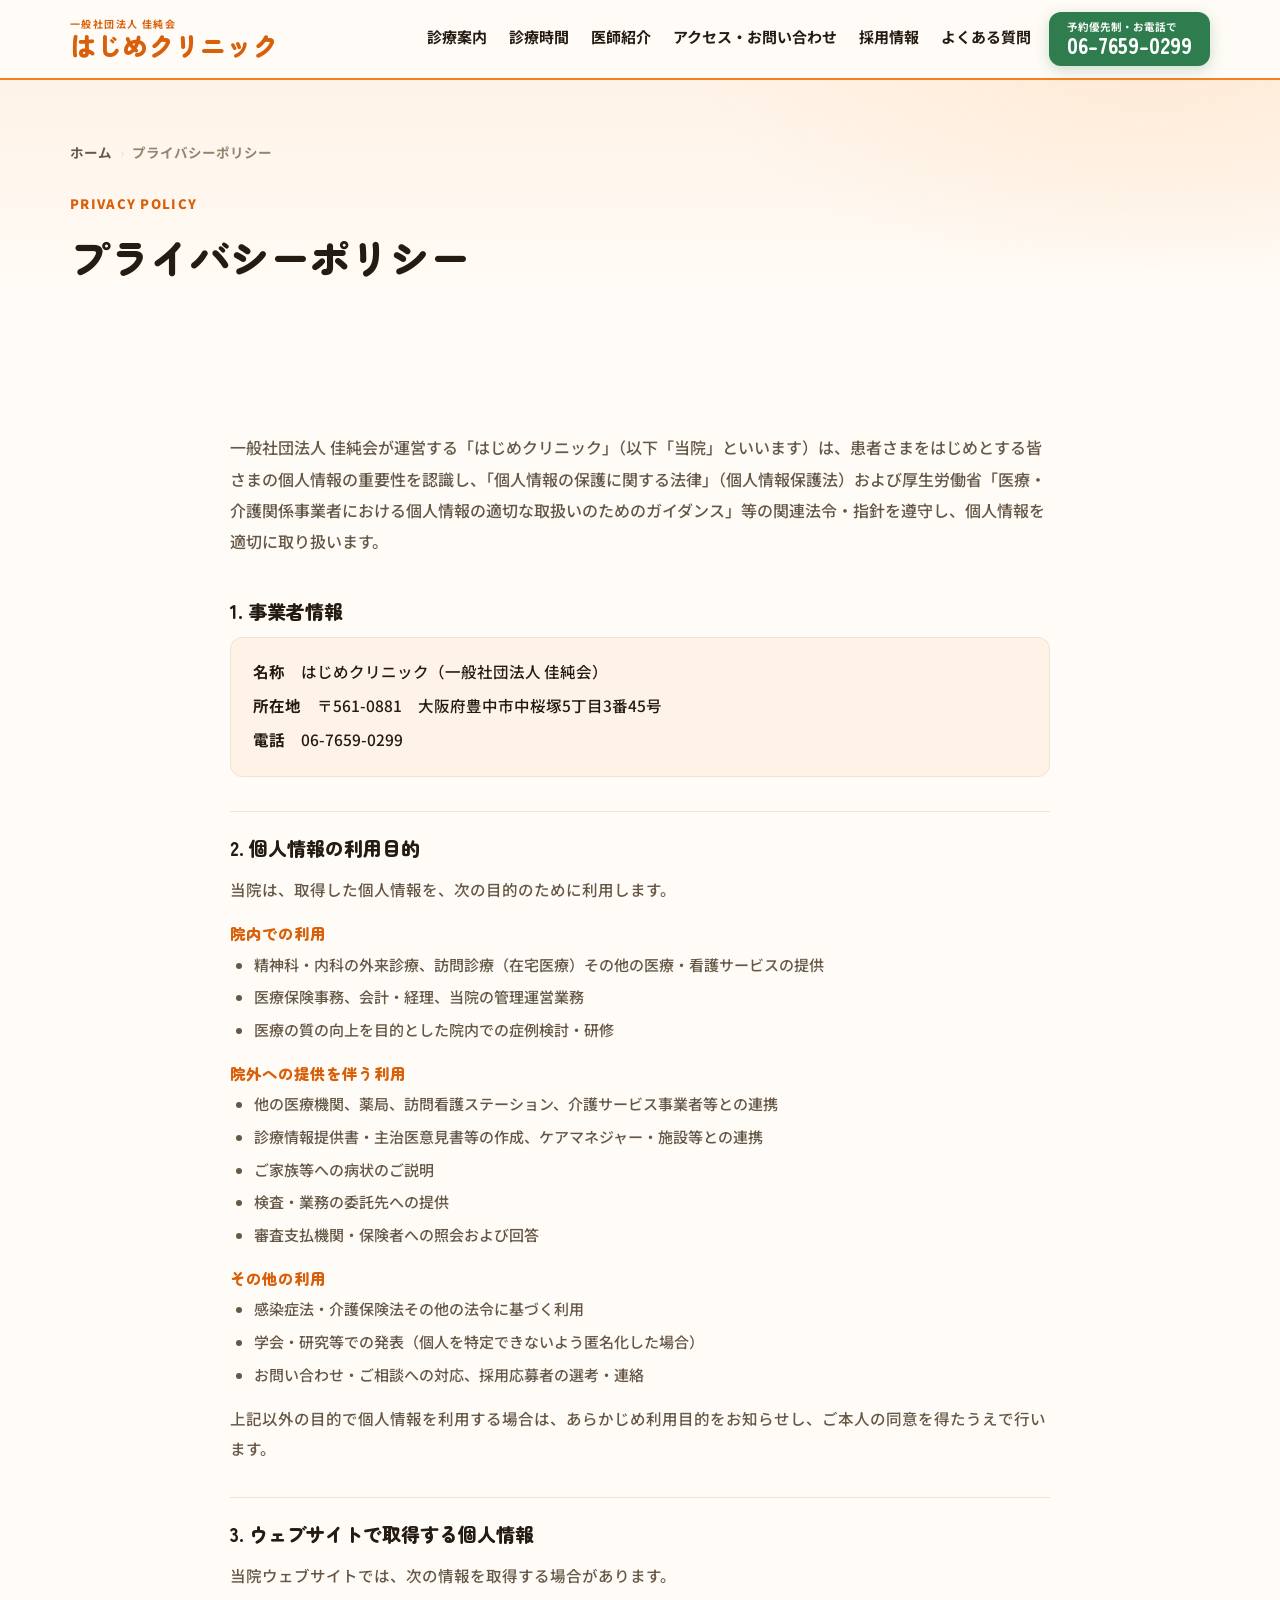
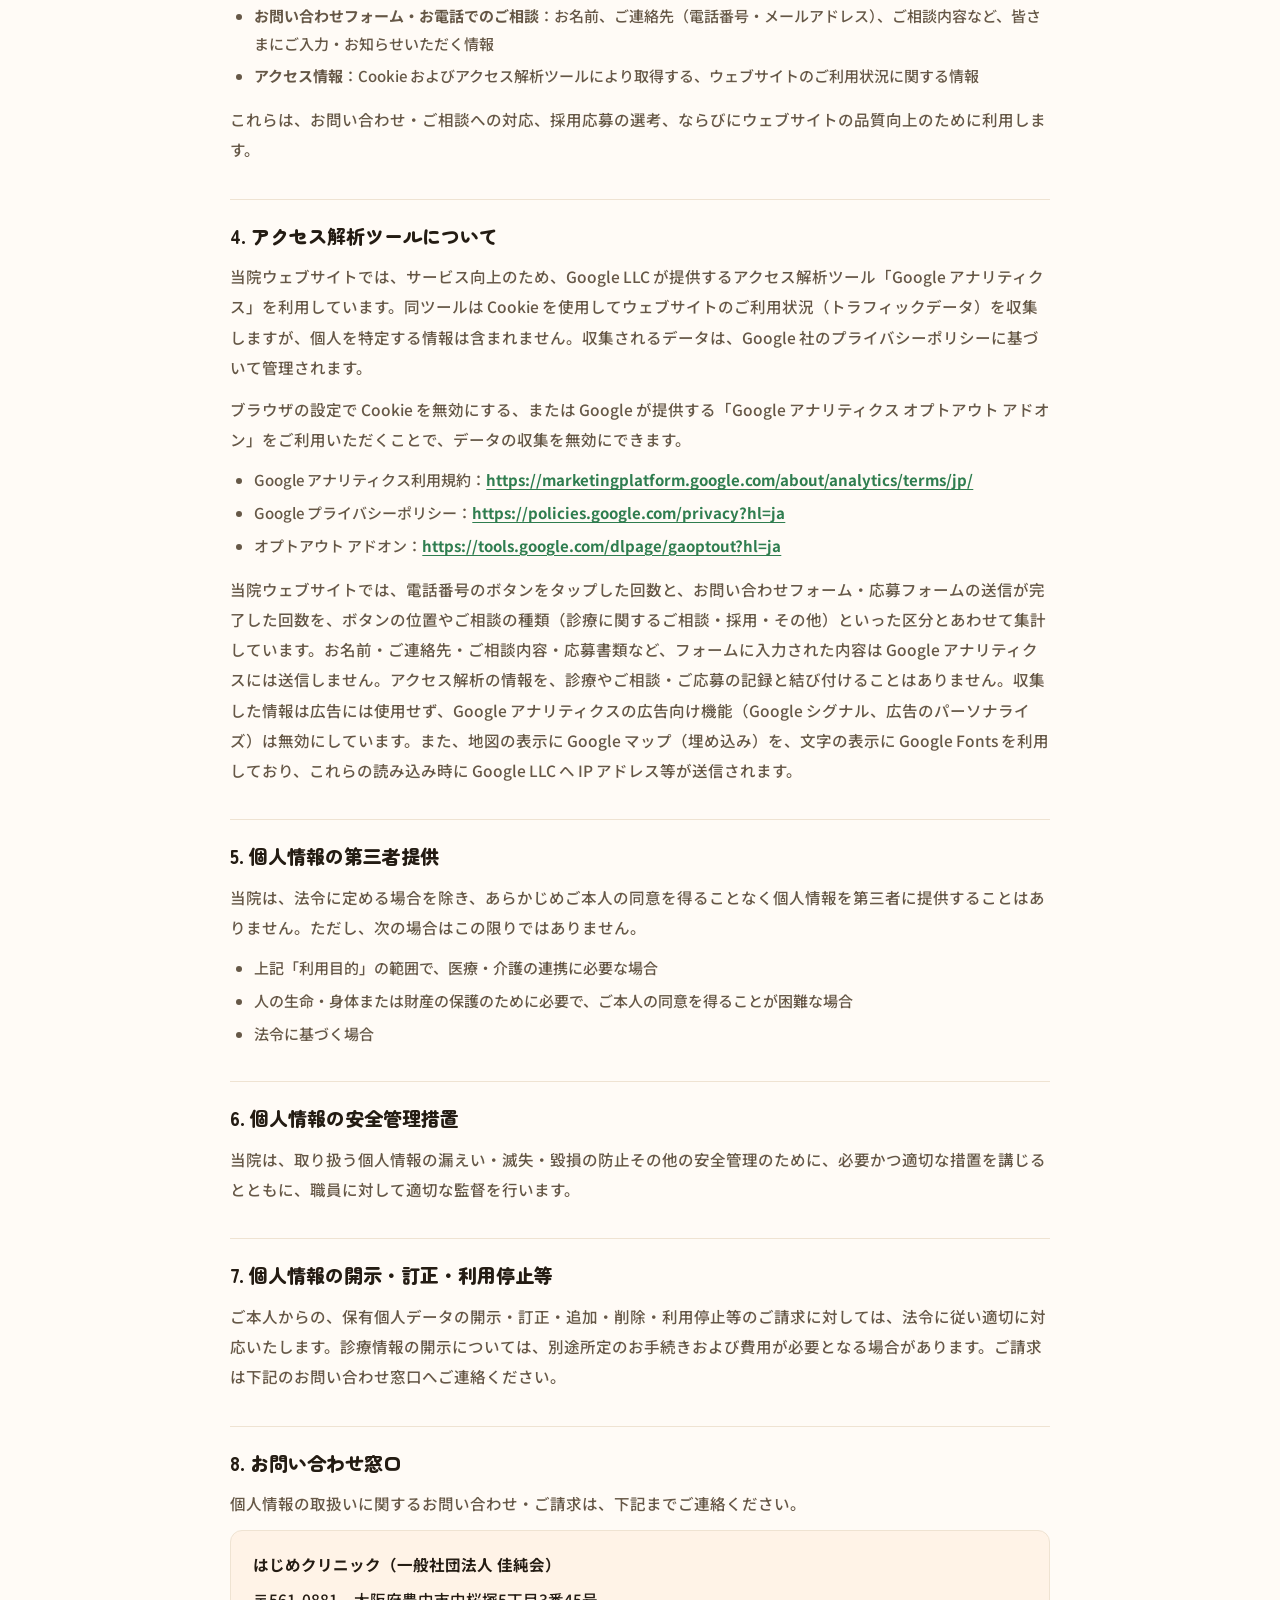
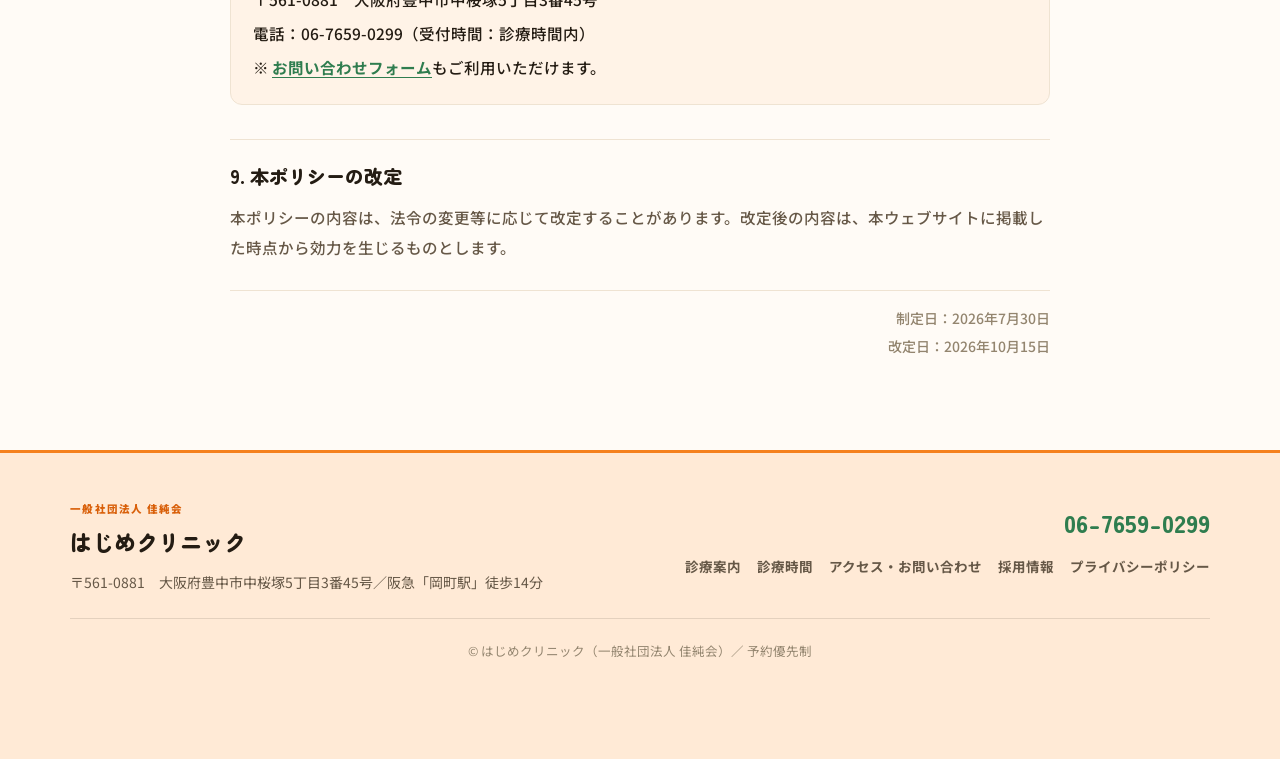
<file: privacy.html>
<!DOCTYPE html>
<html lang="ja">
<head>
<meta charset="UTF-8">
<meta name="viewport" content="width=device-width, initial-scale=1.0">
<!-- Google tag (gtag.js) -->
<script async src="https://www.googletagmanager.com/gtag/js?id=G-2F4H03582J"></script>
<script>
  window.dataLayer = window.dataLayer || [];
  function gtag(){dataLayer.push(arguments);}
  gtag('js', new Date());
  gtag('config', 'G-2F4H03582J', { cookie_domain: 'hajime.n-clinics.jp', allow_google_signals: false, allow_ad_personalization_signals: false });
</script>
<script src="/ga-events.js" defer></script>
<title>プライバシーポリシー（個人情報保護方針）｜はじめクリニック</title>
<meta name="description" content="はじめクリニック（一般社団法人 佳純会）のプライバシーポリシー（個人情報保護方針）。個人情報保護法および厚生労働省ガイダンスに基づき、患者さま・お問い合わせいただいた皆さまの個人情報を適切に取り扱います。">
<meta name="robots" content="index,follow">
<link rel="canonical" href="https://hajime.n-clinics.jp/privacy">
<meta name="theme-color" content="#F5811E">
<link rel="icon" href="/favicon.svg" type="image/svg+xml">
<link rel="preconnect" href="https://fonts.googleapis.com">
<link rel="preconnect" href="https://fonts.gstatic.com" crossorigin>
<link href="https://fonts.googleapis.com/css2?family=Zen+Maru+Gothic:wght@500;700;900&family=Noto+Sans+JP:wght@400;500;700;900&display=swap" rel="stylesheet">
<link rel="stylesheet" href="styles.css">
</head>
<body>

<header>
  <div class="wrap bar">
    <a class="brand" href="/">
      <span class="corp">一般社団法人 佳純会</span>
      <span class="name">はじめクリニック</span>
    </a>
    <nav class="main" id="nav">
      <a href="/#care">診療案内</a>
      <a href="/#hours">診療時間</a>
      <a href="/#docs">医師紹介</a>
      <a href="/#contact">アクセス・お問い合わせ</a>
      <a href="/recruit">採用情報</a>
      <a href="/#faq">よくある質問</a>
    </nav>
    <div class="actions">
      <a class="tel-btn" href="tel:0676590299"><small>予約優先制・お電話で</small><strong>06-7659-0299</strong></a>
      <button class="menu-toggle" aria-label="メニュー" onclick="document.getElementById('nav').classList.toggle('open')">☰</button>
    </div>
  </div>
</header>

<main id="top">

  <section class="subhero">
    <div class="wrap">
      <div class="breadcrumb"><a href="/">ホーム</a><span class="sep">›</span><span>プライバシーポリシー</span></div>
      <span class="kick">PRIVACY POLICY</span>
      <h1>プライバシーポリシー</h1>
    </div>
  </section>

  <section>
    <div class="wrap">
      <div class="legal">
        <p class="intro">一般社団法人 佳純会が運営する「はじめクリニック」（以下「当院」といいます）は、患者さまをはじめとする皆さまの個人情報の重要性を認識し、「個人情報の保護に関する法律」（個人情報保護法）および厚生労働省「医療・介護関係事業者における個人情報の適切な取扱いのためのガイダンス」等の関連法令・指針を遵守し、個人情報を適切に取り扱います。</p>

        <h2>1. 事業者情報</h2>
        <div class="info-box">
          <p><b>名称</b>　はじめクリニック（一般社団法人 佳純会）</p>
          <p><b>所在地</b>　〒561-0881　大阪府豊中市中桜塚5丁目3番45号</p>
          <p><b>電話</b>　06-7659-0299</p>
        </div>

        <h2>2. 個人情報の利用目的</h2>
        <p>当院は、取得した個人情報を、次の目的のために利用します。</p>
        <h3>院内での利用</h3>
        <ul>
          <li>精神科・内科の外来診療、訪問診療（在宅医療）その他の医療・看護サービスの提供</li>
          <li>医療保険事務、会計・経理、当院の管理運営業務</li>
          <li>医療の質の向上を目的とした院内での症例検討・研修</li>
        </ul>
        <h3>院外への提供を伴う利用</h3>
        <ul>
          <li>他の医療機関、薬局、訪問看護ステーション、介護サービス事業者等との連携</li>
          <li>診療情報提供書・主治医意見書等の作成、ケアマネジャー・施設等との連携</li>
          <li>ご家族等への病状のご説明</li>
          <li>検査・業務の委託先への提供</li>
          <li>審査支払機関・保険者への照会および回答</li>
        </ul>
        <h3>その他の利用</h3>
        <ul>
          <li>感染症法・介護保険法その他の法令に基づく利用</li>
          <li>学会・研究等での発表（個人を特定できないよう匿名化した場合）</li>
          <li>お問い合わせ・ご相談への対応、採用応募者の選考・連絡</li>
        </ul>
        <p>上記以外の目的で個人情報を利用する場合は、あらかじめ利用目的をお知らせし、ご本人の同意を得たうえで行います。</p>

        <h2>3. ウェブサイトで取得する個人情報</h2>
        <p>当院ウェブサイトでは、次の情報を取得する場合があります。</p>
        <ul>
          <li><b>お問い合わせフォーム・お電話でのご相談</b>：お名前、ご連絡先（電話番号・メールアドレス）、ご相談内容など、皆さまにご入力・お知らせいただく情報</li>
          <li><b>アクセス情報</b>：Cookie およびアクセス解析ツールにより取得する、ウェブサイトのご利用状況に関する情報</li>
        </ul>
        <p>これらは、お問い合わせ・ご相談への対応、採用応募の選考、ならびにウェブサイトの品質向上のために利用します。</p>

        <h2>4. アクセス解析ツールについて</h2>
        <p>当院ウェブサイトでは、サービス向上のため、Google LLC が提供するアクセス解析ツール「Google アナリティクス」を利用しています。同ツールは Cookie を使用してウェブサイトのご利用状況（トラフィックデータ）を収集しますが、個人を特定する情報は含まれません。収集されるデータは、Google 社のプライバシーポリシーに基づいて管理されます。</p>
        <p>ブラウザの設定で Cookie を無効にする、または Google が提供する「Google アナリティクス オプトアウト アドオン」をご利用いただくことで、データの収集を無効にできます。</p>
        <ul>
          <li>Google アナリティクス利用規約：<a href="https://marketingplatform.google.com/about/analytics/terms/jp/" target="_blank" rel="noopener">https://marketingplatform.google.com/about/analytics/terms/jp/</a></li>
          <li>Google プライバシーポリシー：<a href="https://policies.google.com/privacy?hl=ja" target="_blank" rel="noopener">https://policies.google.com/privacy?hl=ja</a></li>
          <li>オプトアウト アドオン：<a href="https://tools.google.com/dlpage/gaoptout?hl=ja" target="_blank" rel="noopener">https://tools.google.com/dlpage/gaoptout?hl=ja</a></li>
        </ul>
        <p>当院ウェブサイトでは、電話番号のボタンをタップした回数と、お問い合わせフォーム・応募フォームの送信が完了した回数を、ボタンの位置やご相談の種類（診療に関するご相談・採用・その他）といった区分とあわせて集計しています。お名前・ご連絡先・ご相談内容・応募書類など、フォームに入力された内容は Google アナリティクスには送信しません。アクセス解析の情報を、診療やご相談・ご応募の記録と結び付けることはありません。収集した情報は広告には使用せず、Google アナリティクスの広告向け機能（Google シグナル、広告のパーソナライズ）は無効にしています。また、地図の表示に Google マップ（埋め込み）を、文字の表示に Google Fonts を利用しており、これらの読み込み時に Google LLC へ IP アドレス等が送信されます。</p>

        <h2>5. 個人情報の第三者提供</h2>
        <p>当院は、法令に定める場合を除き、あらかじめご本人の同意を得ることなく個人情報を第三者に提供することはありません。ただし、次の場合はこの限りではありません。</p>
        <ul>
          <li>上記「利用目的」の範囲で、医療・介護の連携に必要な場合</li>
          <li>人の生命・身体または財産の保護のために必要で、ご本人の同意を得ることが困難な場合</li>
          <li>法令に基づく場合</li>
        </ul>

        <h2>6. 個人情報の安全管理措置</h2>
        <p>当院は、取り扱う個人情報の漏えい・滅失・毀損の防止その他の安全管理のために、必要かつ適切な措置を講じるとともに、職員に対して適切な監督を行います。</p>

        <h2>7. 個人情報の開示・訂正・利用停止等</h2>
        <p>ご本人からの、保有個人データの開示・訂正・追加・削除・利用停止等のご請求に対しては、法令に従い適切に対応いたします。診療情報の開示については、別途所定のお手続きおよび費用が必要となる場合があります。ご請求は下記のお問い合わせ窓口へご連絡ください。</p>

        <h2>8. お問い合わせ窓口</h2>
        <p>個人情報の取扱いに関するお問い合わせ・ご請求は、下記までご連絡ください。</p>
        <div class="info-box">
          <p><b>はじめクリニック（一般社団法人 佳純会）</b></p>
          <p>〒561-0881　大阪府豊中市中桜塚5丁目3番45号</p>
          <p>電話：06-7659-0299（受付時間：診療時間内）</p>
          <p>※ <a href="/#contact">お問い合わせフォーム</a>もご利用いただけます。</p>
        </div>

        <h2>9. 本ポリシーの改定</h2>
        <p>本ポリシーの内容は、法令の変更等に応じて改定することがあります。改定後の内容は、本ウェブサイトに掲載した時点から効力を生じるものとします。</p>

        <p class="revised">制定日：2026年7月30日<br>改定日：2026年10月15日</p>
      </div>
    </div>
  </section>

</main>

<footer>
  <div class="wrap">
    <div class="foot-top">
      <div class="foot-brand">
        <div class="fcorp">一般社団法人 佳純会</div>
        <div class="fname">はじめクリニック</div>
        <p class="fadd">〒561-0881　大阪府豊中市中桜塚5丁目3番45号／阪急「岡町駅」徒歩14分</p>
      </div>
      <div class="foot-contact">
        <a class="ftel" href="tel:0676590299">06-7659-0299</a>
        <div class="foot-links"><a href="/#care">診療案内</a><a href="/#hours">診療時間</a><a href="/#contact">アクセス・お問い合わせ</a><a href="/recruit">採用情報</a><a href="/privacy">プライバシーポリシー</a></div>
      </div>
    </div>
    <div class="copy">© はじめクリニック（一般社団法人 佳純会）／ 予約優先制</div>
  </div>
</footer>

<button class="to-top" id="toTop" aria-label="ページ上部へ戻る">↑</button>

<div class="mbar"><div class="wrap mbar-grid" style="width:100%">
  <a class="call" href="tel:0676590299"><svg viewBox="0 0 24 24"><path d="M6 3h3l2 5-2.2 1.1a12 12 0 006.1 6.1L16 14l5 2v3a2 2 0 01-2 2A16 16 0 013 5a2 2 0 012-2z"/></svg>電話する</a>
  <a href="/#care"><svg viewBox="0 0 24 24"><rect x="3" y="4.5" width="18" height="16" rx="2"/><path d="M3 9h18M8 2.5v4M16 2.5v4"/></svg>診療案内</a>
  <a href="/#contact"><svg viewBox="0 0 24 24"><path d="M4 5h16v14H4z"/><path d="M4 6l8 6 8-6"/></svg>お問い合わせ</a>
</div></div>

<script>
  var tt=document.getElementById('toTop');
  window.addEventListener('scroll',function(){ tt.classList.toggle('show', window.scrollY>500); });
  tt.addEventListener('click',function(){ window.scrollTo({top:0,behavior:'smooth'}); });
  document.querySelectorAll('#nav a').forEach(function(a){a.addEventListener('click',function(){document.getElementById('nav').classList.remove('open')})});
</script>
</body>
</html>
</file>
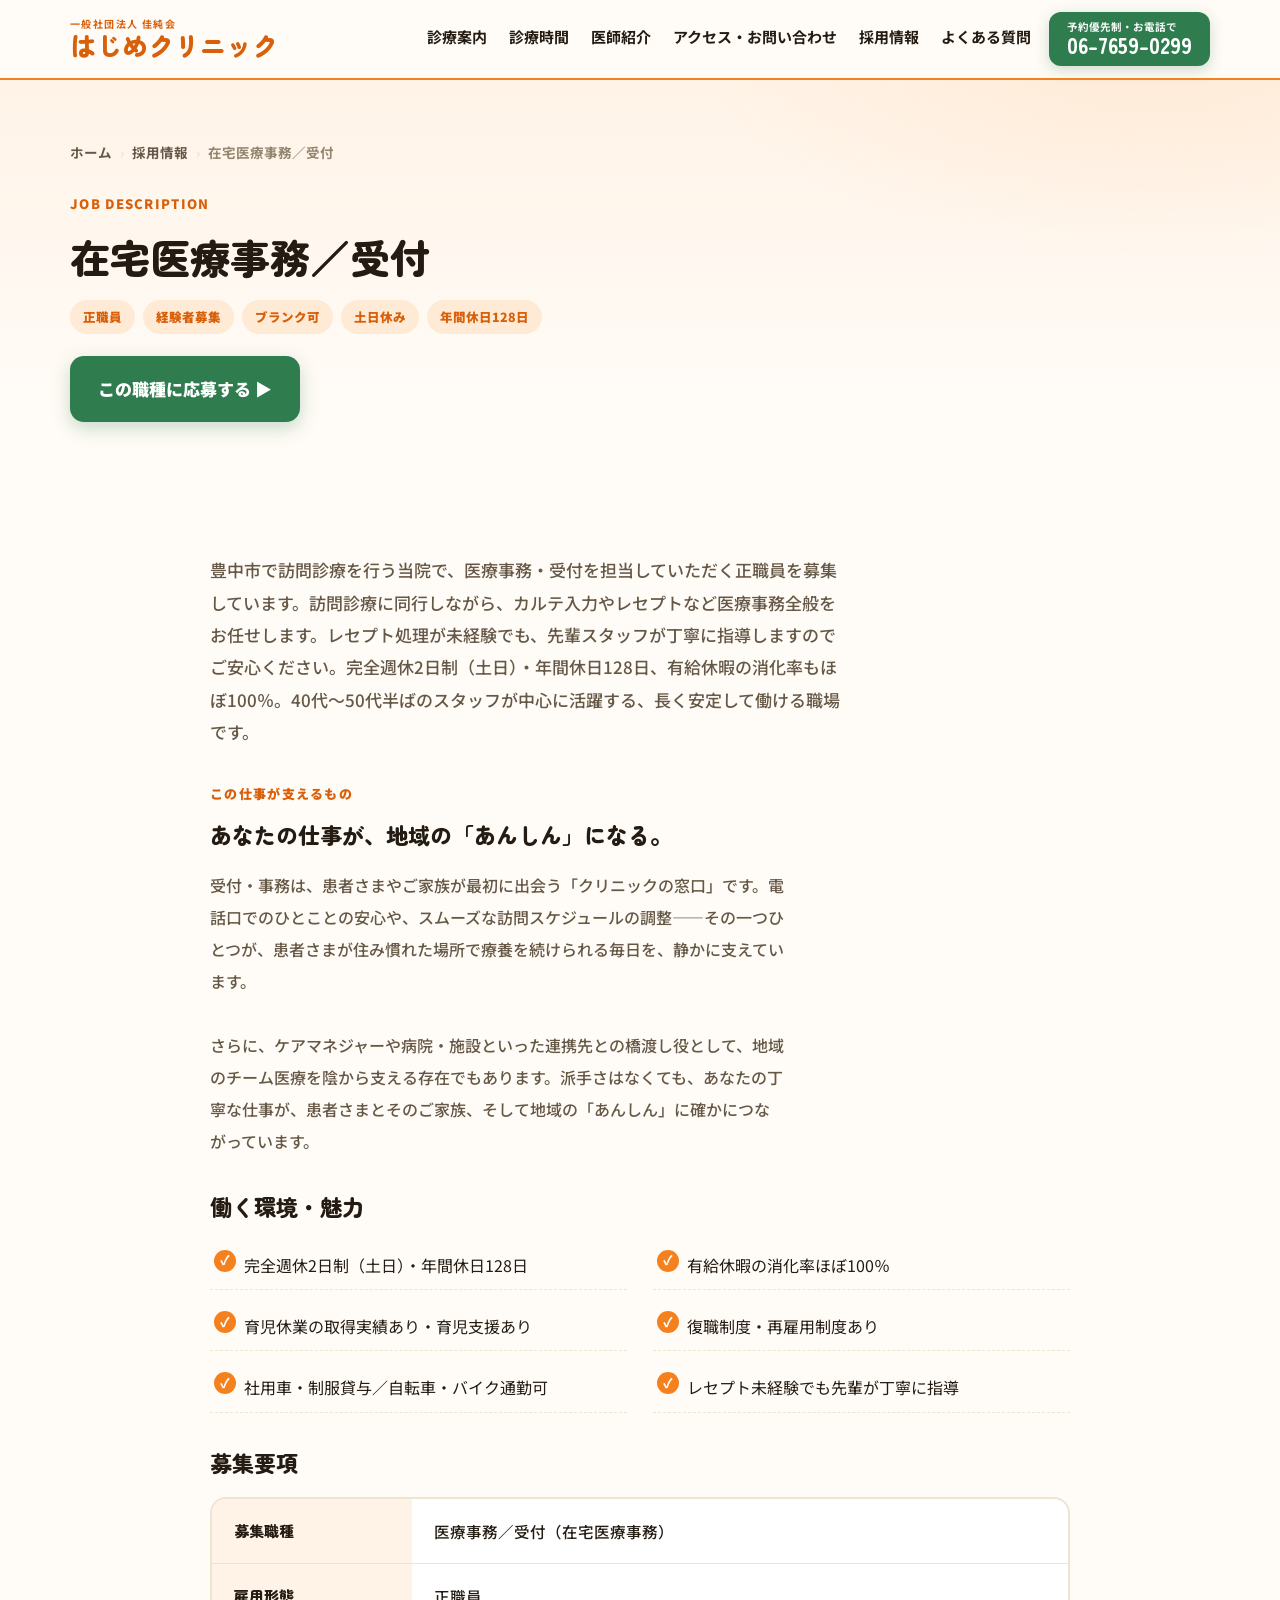
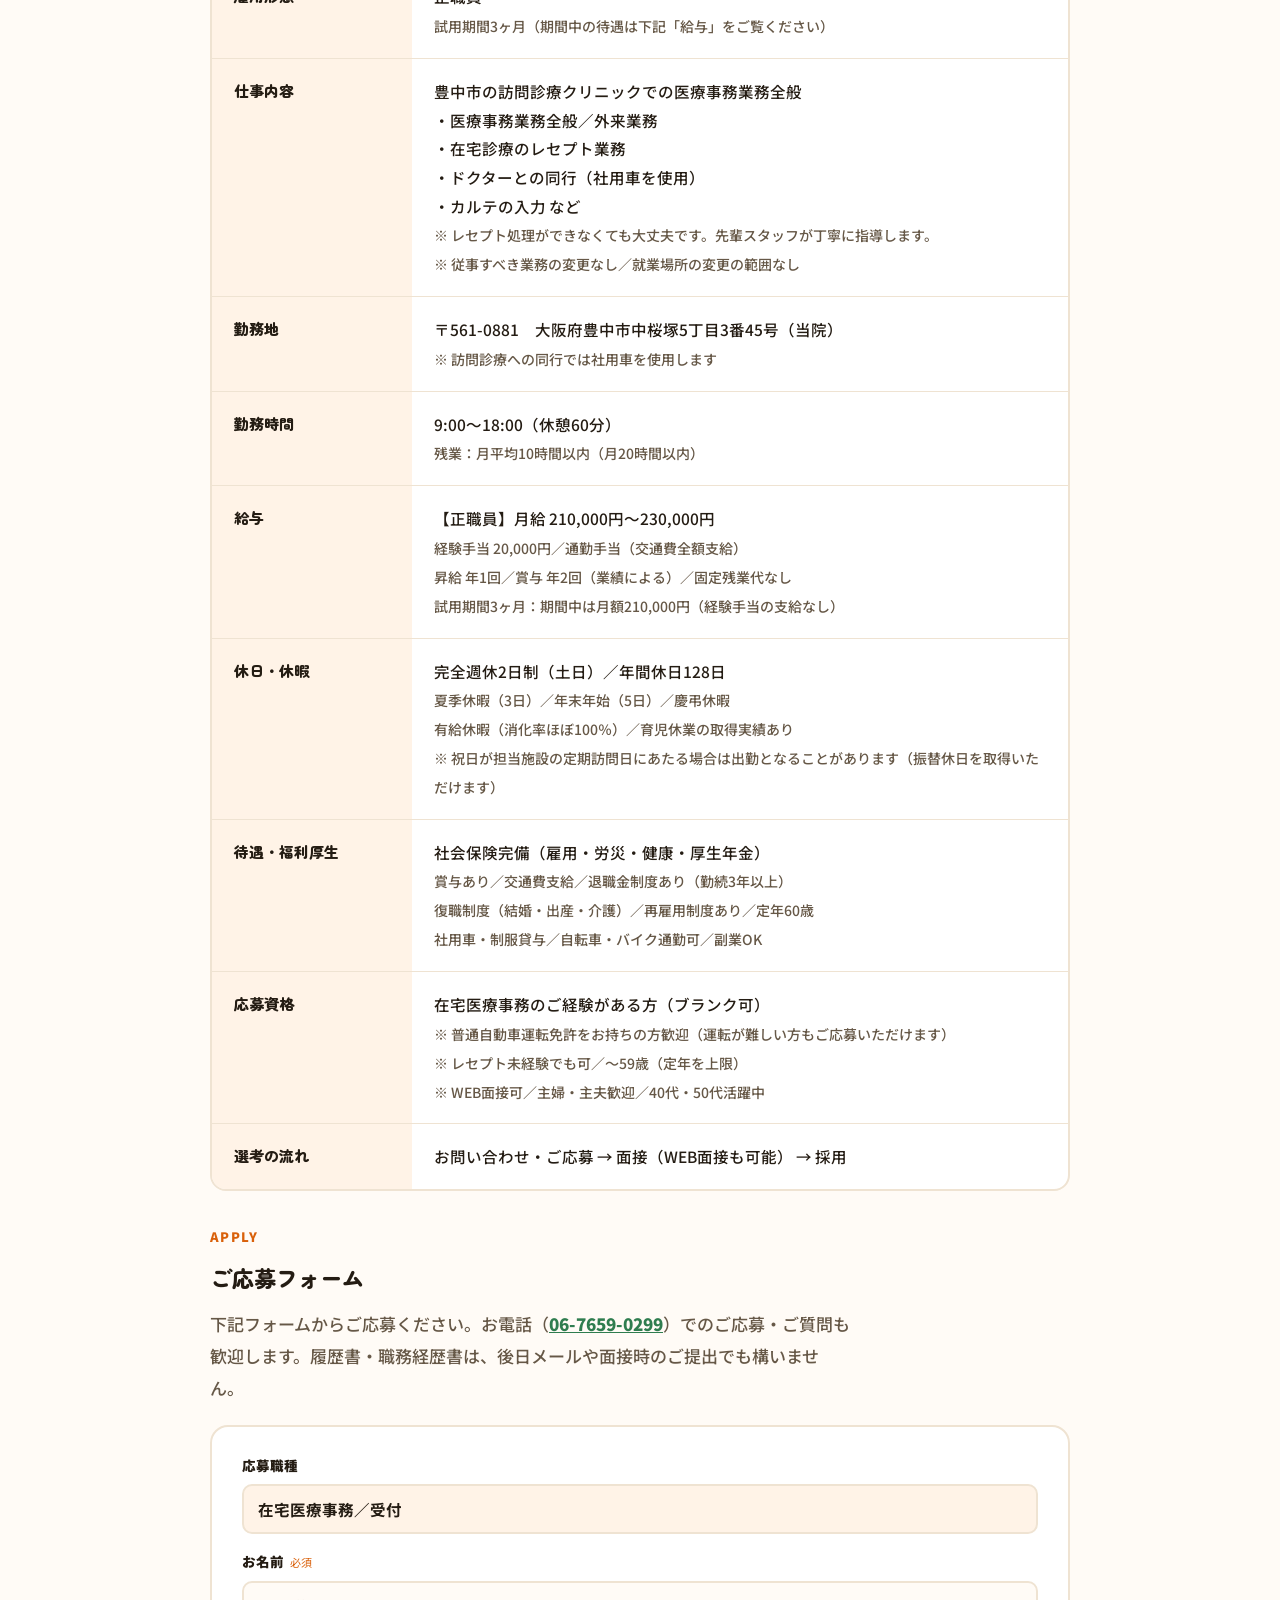
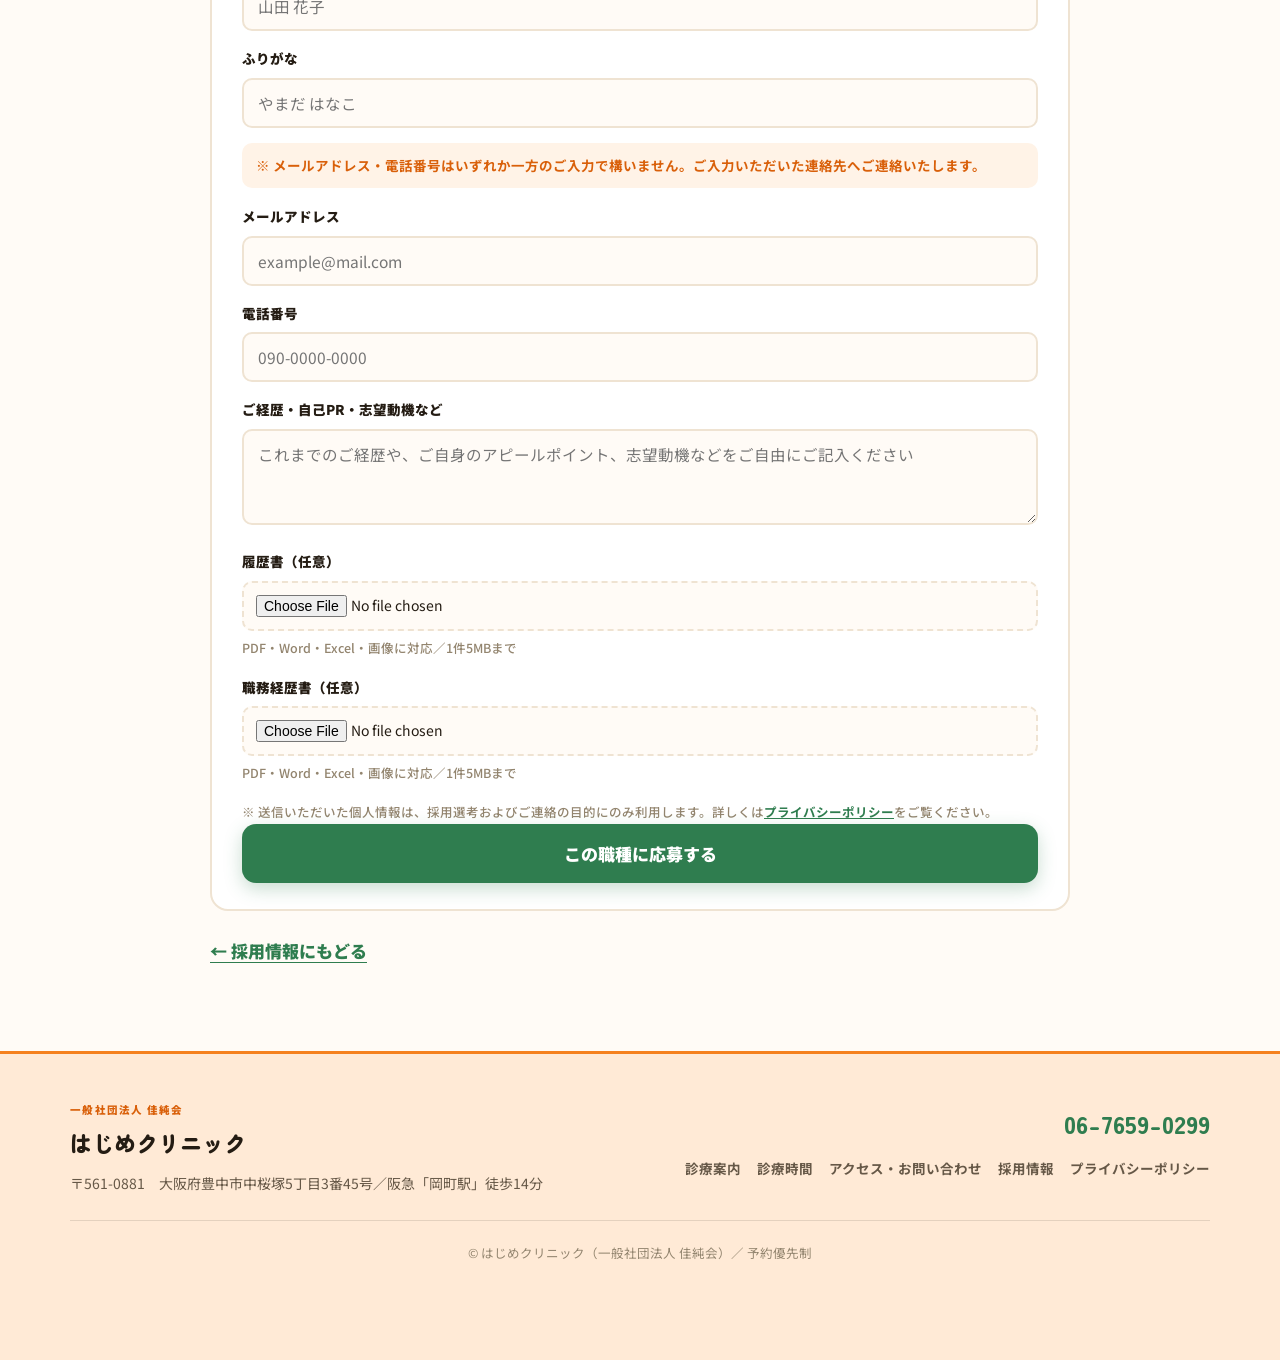
<file: recruit-clerk.html>
<!DOCTYPE html>
<html lang="ja">
<head>
<meta charset="UTF-8">
<meta name="viewport" content="width=device-width, initial-scale=1.0">
<!-- Google tag (gtag.js) -->
<script async src="https://www.googletagmanager.com/gtag/js?id=G-2F4H03582J"></script>
<script>
  window.dataLayer = window.dataLayer || [];
  function gtag(){dataLayer.push(arguments);}
  gtag('js', new Date());
  gtag('config', 'G-2F4H03582J', { cookie_domain: 'hajime.n-clinics.jp', allow_google_signals: false, allow_ad_personalization_signals: false });
</script>
<script src="/ga-events.js" defer></script>
<title>在宅医療事務／受付 募集要項｜はじめクリニック 採用情報</title>
<meta name="description" content="はじめクリニック（一般社団法人 佳純会）在宅医療事務／受付の募集要項。正職員・土日休み・年間休日128日。訪問診療に同行しながらカルテ入力やレセプト業務を担当。ブランク可・レセプト未経験も歓迎。">
<meta name="robots" content="index,follow,max-image-preview:large">
<link rel="canonical" href="https://hajime.n-clinics.jp/recruit-clerk">
<meta name="theme-color" content="#F5811E">
<link rel="icon" href="/favicon.svg" type="image/svg+xml">
<meta property="og:type" content="website">
<meta property="og:site_name" content="はじめクリニック">
<meta property="og:title" content="在宅医療事務／受付 募集要項｜はじめクリニック 採用情報">
<meta property="og:description" content="正職員・土日休み・年間休日128日。訪問診療に同行しながらカルテ入力やレセプト業務を担当。ブランク可・レセプト未経験も歓迎。">
<meta property="og:url" content="https://hajime.n-clinics.jp/recruit-clerk">
<meta property="og:locale" content="ja_JP">
<meta name="twitter:card" content="summary">
<link rel="preconnect" href="https://fonts.googleapis.com">
<link rel="preconnect" href="https://fonts.gstatic.com" crossorigin>
<link href="https://fonts.googleapis.com/css2?family=Zen+Maru+Gothic:wght@500;700;900&family=Noto+Sans+JP:wght@400;500;700;900&display=swap" rel="stylesheet">
<link rel="stylesheet" href="styles.css">
<script type="application/ld+json">
{
  "@context": "https://schema.org",
  "@graph": [
    {
      "@type": "BreadcrumbList",
      "itemListElement": [
        { "@type": "ListItem", "position": 1, "name": "ホーム", "item": "https://hajime.n-clinics.jp/" },
        { "@type": "ListItem", "position": 2, "name": "採用情報", "item": "https://hajime.n-clinics.jp/recruit" },
        { "@type": "ListItem", "position": 3, "name": "在宅医療事務／受付", "item": "https://hajime.n-clinics.jp/recruit-clerk" }
      ]
    },
    {
      "@type": "JobPosting",
      "title": "在宅医療事務／受付",
      "description": "<p>豊中市（阪急宝塚線・岡町駅）の訪問診療クリニック「はじめクリニック」での医療事務・受付の正職員募集です。訪問診療に同行しながら、カルテ入力やレセプトなど医療事務全般を担当していただきます。レセプト処理が未経験でも、先輩スタッフが丁寧に指導しますので安心して始められます。40代〜50代のスタッフが中心に活躍する、長く安定して働ける職場です。</p><p>【仕事内容】医療事務業務全般／外来業務／在宅診療のレセプト業務／ドクターとの同行（社用車を使用）／カルテの入力 など</p><p>【給与】月給210,000円〜230,000円（経験手当20,000円／通勤手当 交通費全額支給／昇給 年1回／賞与 年2回（業績による）／固定残業代なし。試用期間3ヶ月：期間中は月額210,000円・経験手当なし）</p><p>【勤務時間】9:00〜18:00（休憩60分）／残業 月平均10時間以内</p><p>【休日・休暇】完全週休2日制（土日）／年間休日128日／夏季休暇3日・年末年始5日・慶弔休暇／有給休暇（消化率ほぼ100％）／育児休業取得実績あり ※祝日が担当施設の定期訪問日にあたる場合は出勤あり（振替休日を取得できます）</p><p>【待遇・福利厚生】社会保険完備／退職金制度（勤続3年以上）／復職制度・再雇用制度あり（定年60歳）／社用車・制服貸与／自転車・バイク通勤可／副業OK</p><p>【応募資格】在宅医療事務のご経験がある方（ブランク可）／普通自動車運転免許をお持ちの方歓迎（運転が難しい方もご応募可）／〜59歳（定年を上限とする）／WEB面接可・主婦・主夫歓迎</p><p>【選考の流れ】お問い合わせ・ご応募 → 面接（WEB面接も可能） → 採用</p>",
      "identifier": { "@type": "PropertyValue", "name": "はじめクリニック 採用", "value": "hajime-clerk-2026-07" },
      "datePosted": "2026-07-27",
      "validThrough": "2027-01-31T23:59:00+09:00",
      "employmentType": "FULL_TIME",
      "hiringOrganization": {
        "@type": "Organization",
        "name": "はじめクリニック（一般社団法人 佳純会）",
        "sameAs": "https://hajime.n-clinics.jp/",
        "logo": "https://hajime.n-clinics.jp/favicon.svg"
      },
      "jobLocation": {
        "@type": "Place",
        "address": {
          "@type": "PostalAddress",
          "postalCode": "561-0881",
          "addressRegion": "大阪府",
          "addressLocality": "豊中市",
          "streetAddress": "中桜塚5丁目3番45号",
          "addressCountry": "JP"
        }
      },
      "baseSalary": {
        "@type": "MonetaryAmount",
        "currency": "JPY",
        "value": { "@type": "QuantitativeValue", "minValue": 210000, "maxValue": 230000, "unitText": "MONTH" }
      },
      "directApply": true
    }
  ]
}
</script>
</head>
<body>

<header>
  <div class="wrap bar">
    <a class="brand" href="/">
      <span class="corp">一般社団法人 佳純会</span>
      <span class="name">はじめクリニック</span>
    </a>
    <nav class="main" id="nav">
      <a href="/#care">診療案内</a>
      <a href="/#hours">診療時間</a>
      <a href="/#docs">医師紹介</a>
      <a href="/#contact">アクセス・お問い合わせ</a>
      <a href="/recruit">採用情報</a>
      <a href="/#faq">よくある質問</a>
    </nav>
    <div class="actions">
      <a class="tel-btn" href="tel:0676590299"><small>予約優先制・お電話で</small><strong>06-7659-0299</strong></a>
      <button class="menu-toggle" aria-label="メニュー" onclick="document.getElementById('nav').classList.toggle('open')">☰</button>
    </div>
  </div>
</header>

<main id="top">

  <!-- SUBPAGE HERO -->
  <section class="subhero">
    <div class="wrap">
      <div class="breadcrumb"><a href="/">ホーム</a><span class="sep">›</span><a href="/recruit">採用情報</a><span class="sep">›</span><span>在宅医療事務／受付</span></div>
      <span class="kick">JOB DESCRIPTION</span>
      <h1>在宅医療事務／受付</h1>
      <div class="job-tags" style="margin-top:6px"><span class="tag">正職員</span><span class="tag">経験者募集</span><span class="tag">ブランク可</span><span class="tag">土日休み</span><span class="tag">年間休日128日</span></div>
      <div class="rhero-cta" style="margin-top:22px"><a class="btn btn--primary" href="#apply">この職種に応募する ▶</a></div>
    </div>
  </section>

  <!-- JD BODY -->
  <section>
    <div class="wrap" style="max-width:min(860px,92vw)">
      <p class="jd-lead">豊中市で訪問診療を行う当院で、医療事務・受付を担当していただく正職員を募集しています。訪問診療に同行しながら、カルテ入力やレセプトなど医療事務全般をお任せします。レセプト処理が未経験でも、先輩スタッフが丁寧に指導しますのでご安心ください。完全週休2日制（土日）・年間休日128日、有給休暇の消化率もほぼ100％。40代〜50代半ばのスタッフが中心に活躍する、長く安定して働ける職場です。</p>

      <div class="sec-head" style="margin-bottom:18px"><span class="kick">この仕事が支えるもの</span><h2 style="font-size:22px">あなたの仕事が、地域の「あんしん」になる。</h2></div>
      <p style="font-size:16px;color:var(--ink-soft);font-weight:500;line-height:2;max-width:64ch;margin-bottom:34px">受付・事務は、患者さまやご家族が最初に出会う「クリニックの窓口」です。電話口でのひとことの安心や、スムーズな訪問スケジュールの調整——その一つひとつが、患者さまが住み慣れた場所で療養を続けられる毎日を、静かに支えています。<br><br>さらに、ケアマネジャーや病院・施設といった連携先との橋渡し役として、地域のチーム医療を陰から支える存在でもあります。派手さはなくても、あなたの丁寧な仕事が、患者さまとそのご家族、そして地域の「あんしん」に確かにつながっています。</p>

      <div class="sec-head" style="margin-bottom:18px"><h2 style="font-size:22px">働く環境・魅力</h2></div>
      <ul class="checks" style="margin-bottom:34px">
        <li>完全週休2日制（土日）・年間休日128日</li>
        <li>有給休暇の消化率ほぼ100％</li>
        <li>育児休業の取得実績あり・育児支援あり</li>
        <li>復職制度・再雇用制度あり</li>
        <li>社用車・制服貸与／自転車・バイク通勤可</li>
        <li>レセプト未経験でも先輩が丁寧に指導</li>
      </ul>

      <div class="sec-head" style="margin-bottom:18px"><h2 style="font-size:22px">募集要項</h2></div>
      <div class="jd-table">
        <div class="jd-row"><div class="jk">募集職種</div><div class="jv">医療事務／受付（在宅医療事務）</div></div>
        <div class="jd-row"><div class="jk">雇用形態</div><div class="jv">正職員<br><span style="font-size:14px;color:var(--ink-soft)">試用期間3ヶ月（期間中の待遇は下記「給与」をご覧ください）</span></div></div>
        <div class="jd-row"><div class="jk">仕事内容</div><div class="jv">豊中市の訪問診療クリニックでの医療事務業務全般<br>・医療事務業務全般／外来業務<br>・在宅診療のレセプト業務<br>・ドクターとの同行（社用車を使用）<br>・カルテの入力 など<br><span style="font-size:14px;color:var(--ink-soft)">※ レセプト処理ができなくても大丈夫です。先輩スタッフが丁寧に指導します。<br>※ 従事すべき業務の変更なし／就業場所の変更の範囲なし</span></div></div>
        <div class="jd-row"><div class="jk">勤務地</div><div class="jv">〒561-0881　大阪府豊中市中桜塚5丁目3番45号（当院）<br><span style="font-size:14px;color:var(--ink-soft)">※ 訪問診療への同行では社用車を使用します</span></div></div>
        <div class="jd-row"><div class="jk">勤務時間</div><div class="jv">9:00〜18:00（休憩60分）<br><span style="font-size:14px;color:var(--ink-soft)">残業：月平均10時間以内（月20時間以内）</span></div></div>
        <div class="jd-row"><div class="jk">給与</div><div class="jv">【正職員】月給 210,000円〜230,000円<br><span style="font-size:14px;color:var(--ink-soft)">経験手当 20,000円／通勤手当（交通費全額支給）<br>昇給 年1回／賞与 年2回（業績による）／固定残業代なし<br>試用期間3ヶ月：期間中は月額210,000円（経験手当の支給なし）</span></div></div>
        <div class="jd-row"><div class="jk">休日・休暇</div><div class="jv">完全週休2日制（土日）／年間休日128日<br><span style="font-size:14px;color:var(--ink-soft)">夏季休暇（3日）／年末年始（5日）／慶弔休暇<br>有給休暇（消化率ほぼ100％）／育児休業の取得実績あり<br>※ 祝日が担当施設の定期訪問日にあたる場合は出勤となることがあります（振替休日を取得いただけます）</span></div></div>
        <div class="jd-row"><div class="jk">待遇・福利厚生</div><div class="jv">社会保険完備（雇用・労災・健康・厚生年金）<br><span style="font-size:14px;color:var(--ink-soft)">賞与あり／交通費支給／退職金制度あり（勤続3年以上）<br>復職制度（結婚・出産・介護）／再雇用制度あり／定年60歳<br>社用車・制服貸与／自転車・バイク通勤可／副業OK</span></div></div>
        <div class="jd-row"><div class="jk">応募資格</div><div class="jv">在宅医療事務のご経験がある方（ブランク可）<br><span style="font-size:14px;color:var(--ink-soft)">※ 普通自動車運転免許をお持ちの方歓迎（運転が難しい方もご応募いただけます）<br>※ レセプト未経験でも可／〜59歳（定年を上限）<br>※ WEB面接可／主婦・主夫歓迎／40代・50代活躍中</span></div></div>
        <div class="jd-row"><div class="jk">選考の流れ</div><div class="jv">お問い合わせ・ご応募 → 面接（WEB面接も可能） → 採用</div></div>
      </div>

      <div class="sec-head" style="margin-bottom:14px" id="apply"><span class="kick">APPLY</span><h2 style="font-size:22px">ご応募フォーム</h2></div>
      <p class="jd-lead" style="margin-bottom:20px">下記フォームからご応募ください。お電話（<a href="tel:0676590299" style="color:var(--green);font-weight:900">06-7659-0299</a>）でのご応募・ご質問も歓迎します。履歴書・職務経歴書は、後日メールや面接時のご提出でも構いません。</p>
      <form name="job-application" method="POST" data-netlify="true" netlify-honeypot="bot-field" enctype="multipart/form-data" id="applyForm" class="apply-card">
        <input type="hidden" name="form-name" value="job-application">
        <input type="hidden" name="position" value="在宅医療事務／受付">
        <input type="hidden" name="position-url" value="https://hajime.n-clinics.jp/recruit-clerk">
        <p class="hp-field"><label>入力しないでください<input name="bot-field" tabindex="-1" autocomplete="off"></label></p>
        <div id="afFields">
          <div class="field"><div class="flabel"><label for="af-position">応募職種</label></div><input id="af-position" type="text" value="在宅医療事務／受付" readonly style="background:var(--orange-soft);font-weight:700"></div>
          <div class="field"><div class="flabel"><label for="af-name">お名前</label><span class="req">必須</span></div><input id="af-name" type="text" name="name" placeholder="山田 花子" required></div>
          <div class="field"><div class="flabel"><label for="af-kana">ふりがな</label></div><input id="af-kana" type="text" name="kana" placeholder="やまだ はなこ"></div>
          <p class="req-note">※ メールアドレス・電話番号は<b>いずれか一方</b>のご入力で構いません。ご入力いただいた連絡先へご連絡いたします。</p>
          <div class="field"><div class="flabel"><label for="af-email">メールアドレス</label></div><input id="af-email" type="email" name="email" placeholder="example@mail.com"></div>
          <div class="field"><div class="flabel"><label for="af-tel">電話番号</label></div><input id="af-tel" type="tel" name="phone" placeholder="090-0000-0000"></div>
          <div class="field"><div class="flabel"><label for="af-bg">ご経歴・自己PR・志望動機など</label></div><textarea id="af-bg" name="background" placeholder="これまでのご経歴や、ご自身のアピールポイント、志望動機などをご自由にご記入ください"></textarea></div>
          <div class="field"><div class="flabel"><label for="af-resume">履歴書（任意）</label></div><input id="af-resume" type="file" name="resume" accept=".pdf,.doc,.docx,.xls,.xlsx,.jpg,.jpeg,.png"><p class="file-note">PDF・Word・Excel・画像に対応／1件5MBまで</p></div>
          <div class="field"><div class="flabel"><label for="af-cv">職務経歴書（任意）</label></div><input id="af-cv" type="file" name="career-sheet" accept=".pdf,.doc,.docx,.xls,.xlsx,.jpg,.jpeg,.png"><p class="file-note">PDF・Word・Excel・画像に対応／1件5MBまで</p></div>
          <p class="form-note">※ 送信いただいた個人情報は、採用選考およびご連絡の目的にのみ利用します。詳しくは<a href="/privacy" style="color:var(--green);font-weight:700">プライバシーポリシー</a>をご覧ください。</p>
          <p class="form-status err" id="afError" style="display:none"></p>
          <button class="btn btn--primary" type="submit" id="afSubmit" style="width:100%">この職種に応募する</button>
        </div>
        <div class="thanks-card" id="afThanks" style="display:none" role="status" aria-live="polite">
          <h3>ご応募ありがとうございます</h3>
          <p>数ある求人の中から当院にご興味をお持ちいただき、心よりお礼申しあげます。ご応募を受け付けました。内容を確認のうえ、<b>3営業日以内</b>に担当者より、ご入力いただいた連絡先（メールまたはお電話）へご連絡いたします。</p>
          <p>3営業日を過ぎても連絡がない場合は、お手数ですが <a href="tel:0676590299">06-7659-0299</a> までお電話いただけますと幸いです。</p>
          <div class="job-url">この求人ページ（あとで見返す場合はこちら）：<br>https://hajime.n-clinics.jp/recruit-clerk</div>
        </div>
      </form>
      <p style="margin-top:18px"><a class="btn btn--link" href="/recruit">← 採用情報にもどる</a></p>
    </div>
  </section>

</main>

<footer>
  <div class="wrap">
    <div class="foot-top">
      <div class="foot-brand">
        <div class="fcorp">一般社団法人 佳純会</div>
        <div class="fname">はじめクリニック</div>
        <p class="fadd">〒561-0881　大阪府豊中市中桜塚5丁目3番45号／阪急「岡町駅」徒歩14分</p>
      </div>
      <div class="foot-contact">
        <a class="ftel" href="tel:0676590299">06-7659-0299</a>
        <div class="foot-links"><a href="/#care">診療案内</a><a href="/#hours">診療時間</a><a href="/#contact">アクセス・お問い合わせ</a><a href="/recruit">採用情報</a><a href="/privacy">プライバシーポリシー</a></div>
      </div>
    </div>
    <div class="copy">© はじめクリニック（一般社団法人 佳純会）／ 予約優先制</div>
  </div>
</footer>

<button class="to-top" id="toTop" aria-label="ページ上部へ戻る">↑</button>

<div class="mbar"><div class="wrap mbar-grid" style="width:100%">
  <a class="call" href="tel:0676590299"><svg viewBox="0 0 24 24"><path d="M6 3h3l2 5-2.2 1.1a12 12 0 006.1 6.1L16 14l5 2v3a2 2 0 01-2 2A16 16 0 013 5a2 2 0 012-2z"/></svg>電話する</a>
  <a href="/recruit"><svg viewBox="0 0 24 24"><path d="M4 7h16M4 12h16M4 17h10"/></svg>採用情報</a>
  <a href="#apply"><svg viewBox="0 0 24 24"><path d="M4 5h16v14H4z"/><path d="M4 6l8 6 8-6"/></svg>応募する</a>
</div></div>

<script>
  var tt=document.getElementById('toTop');
  window.addEventListener('scroll',function(){ tt.classList.toggle('show', window.scrollY>500); });
  tt.addEventListener('click',function(){ window.scrollTo({top:0,behavior:'smooth'}); });
  document.querySelectorAll('#nav a').forEach(function(a){a.addEventListener('click',function(){document.getElementById('nav').classList.remove('open')})});

  (function(){
    var form = document.getElementById('applyForm');
    if(!form) return;
    var fields = document.getElementById('afFields');
    var thanks = document.getElementById('afThanks');
    var err = document.getElementById('afError');
    var btn = document.getElementById('afSubmit');
    function fail(msg){
      err.textContent = msg; err.style.display = 'block';
      btn.disabled = false; btn.textContent = 'この職種に応募する';
    }
    form.addEventListener('submit', function(e){
      e.preventDefault();
      err.style.display = 'none';
      var email = document.getElementById('af-email').value.trim();
      var tel = document.getElementById('af-tel').value.trim();
      if(!email && !tel){ fail('メールアドレスまたは電話番号のいずれかをご入力ください。'); return; }
      var uploads = [document.getElementById('af-resume'), document.getElementById('af-cv')];
      for(var i=0;i<uploads.length;i++){
        var f = uploads[i].files[0];
        if(f && f.size > 5*1024*1024){ fail('ファイルサイズは1件5MBまでです。サイズを小さくするか、ファイルなしで送信のうえ、後日ご提出ください。'); return; }
      }
      btn.disabled = true; btn.textContent = '送信中…';
      fetch('/', { method: 'POST', body: new FormData(form) })
        .then(function(res){ if(!res.ok) throw new Error('submit failed'); })
        .then(function(){
          if(window.hjTrack) hjTrack('recruit_apply_submit', { job: 'clerk' });
          fields.style.display = 'none';
          thanks.style.display = 'block';
          thanks.scrollIntoView({ behavior: 'smooth', block: 'center' });
        })
        .catch(function(){ fail('送信に失敗しました。お手数ですが、お電話（06-7659-0299）にてご連絡ください。'); });
    });
  })();
</script>
</body>
</html>
</file>
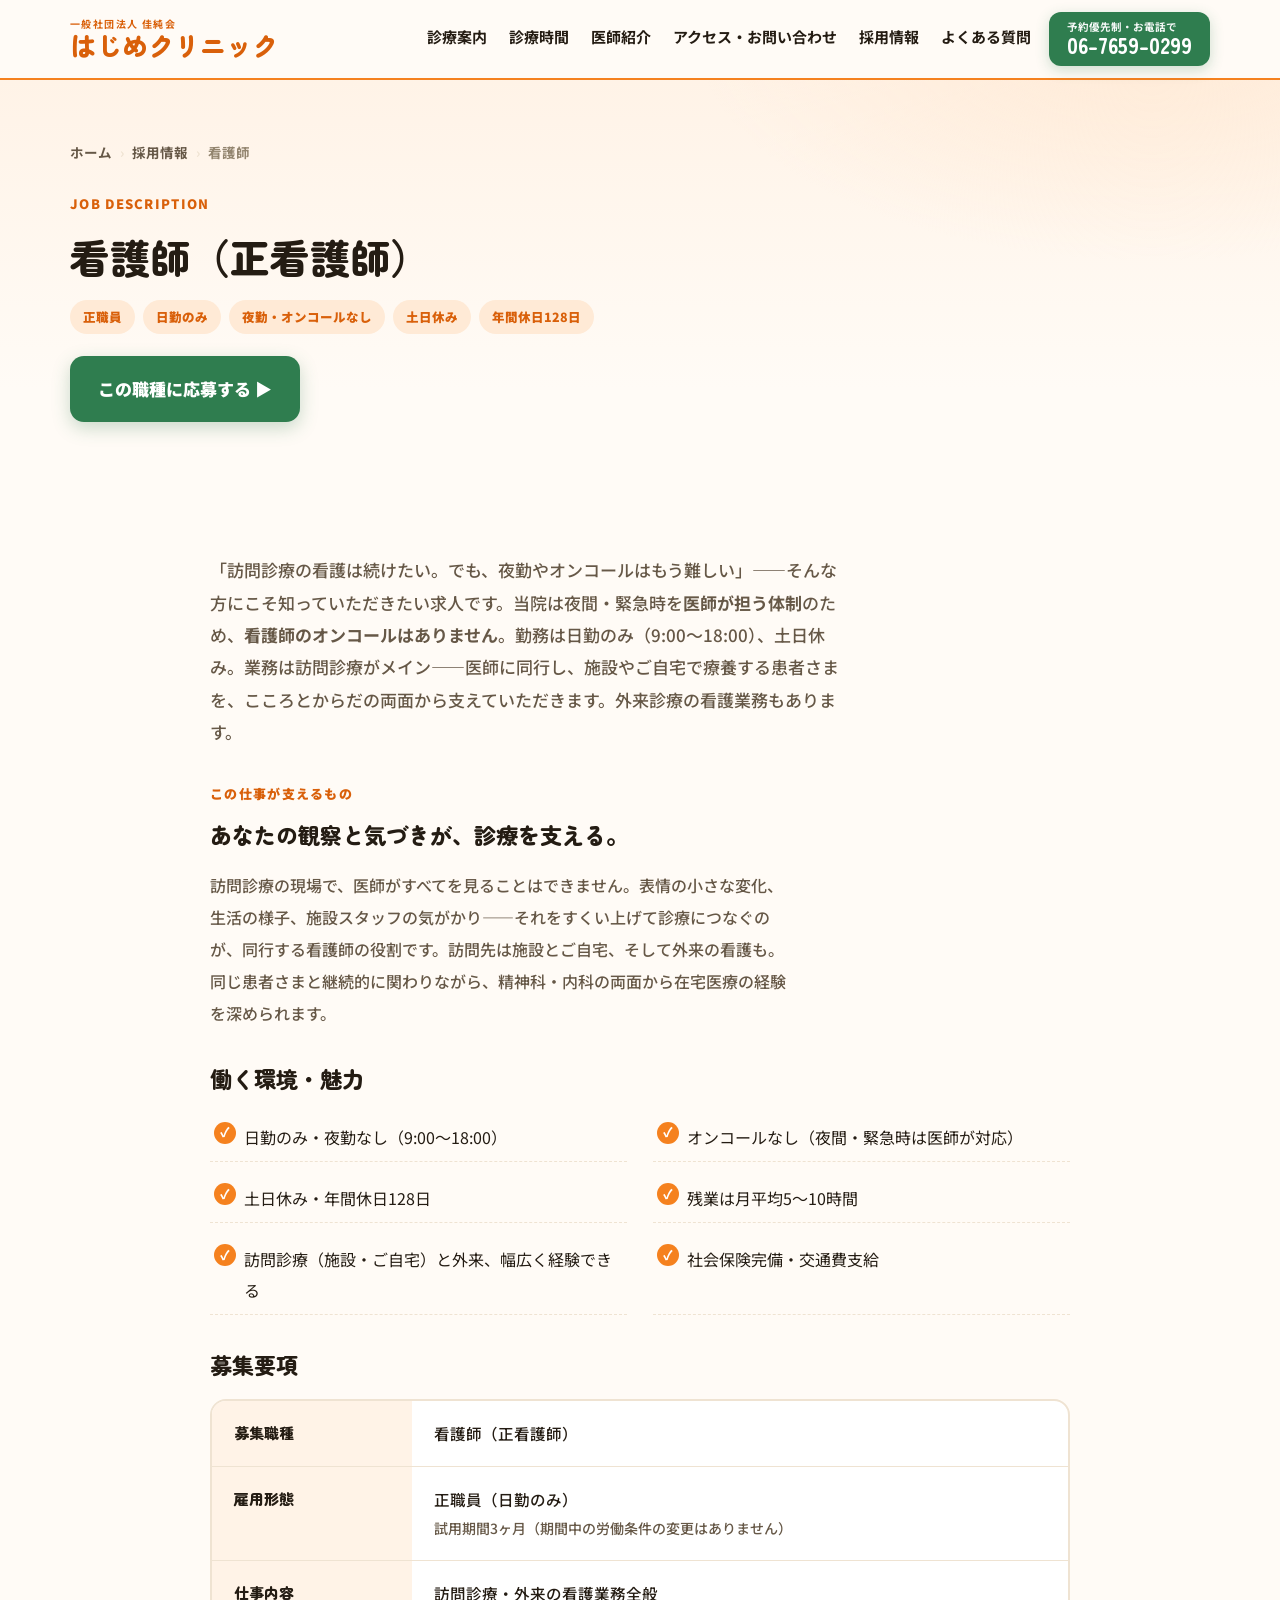
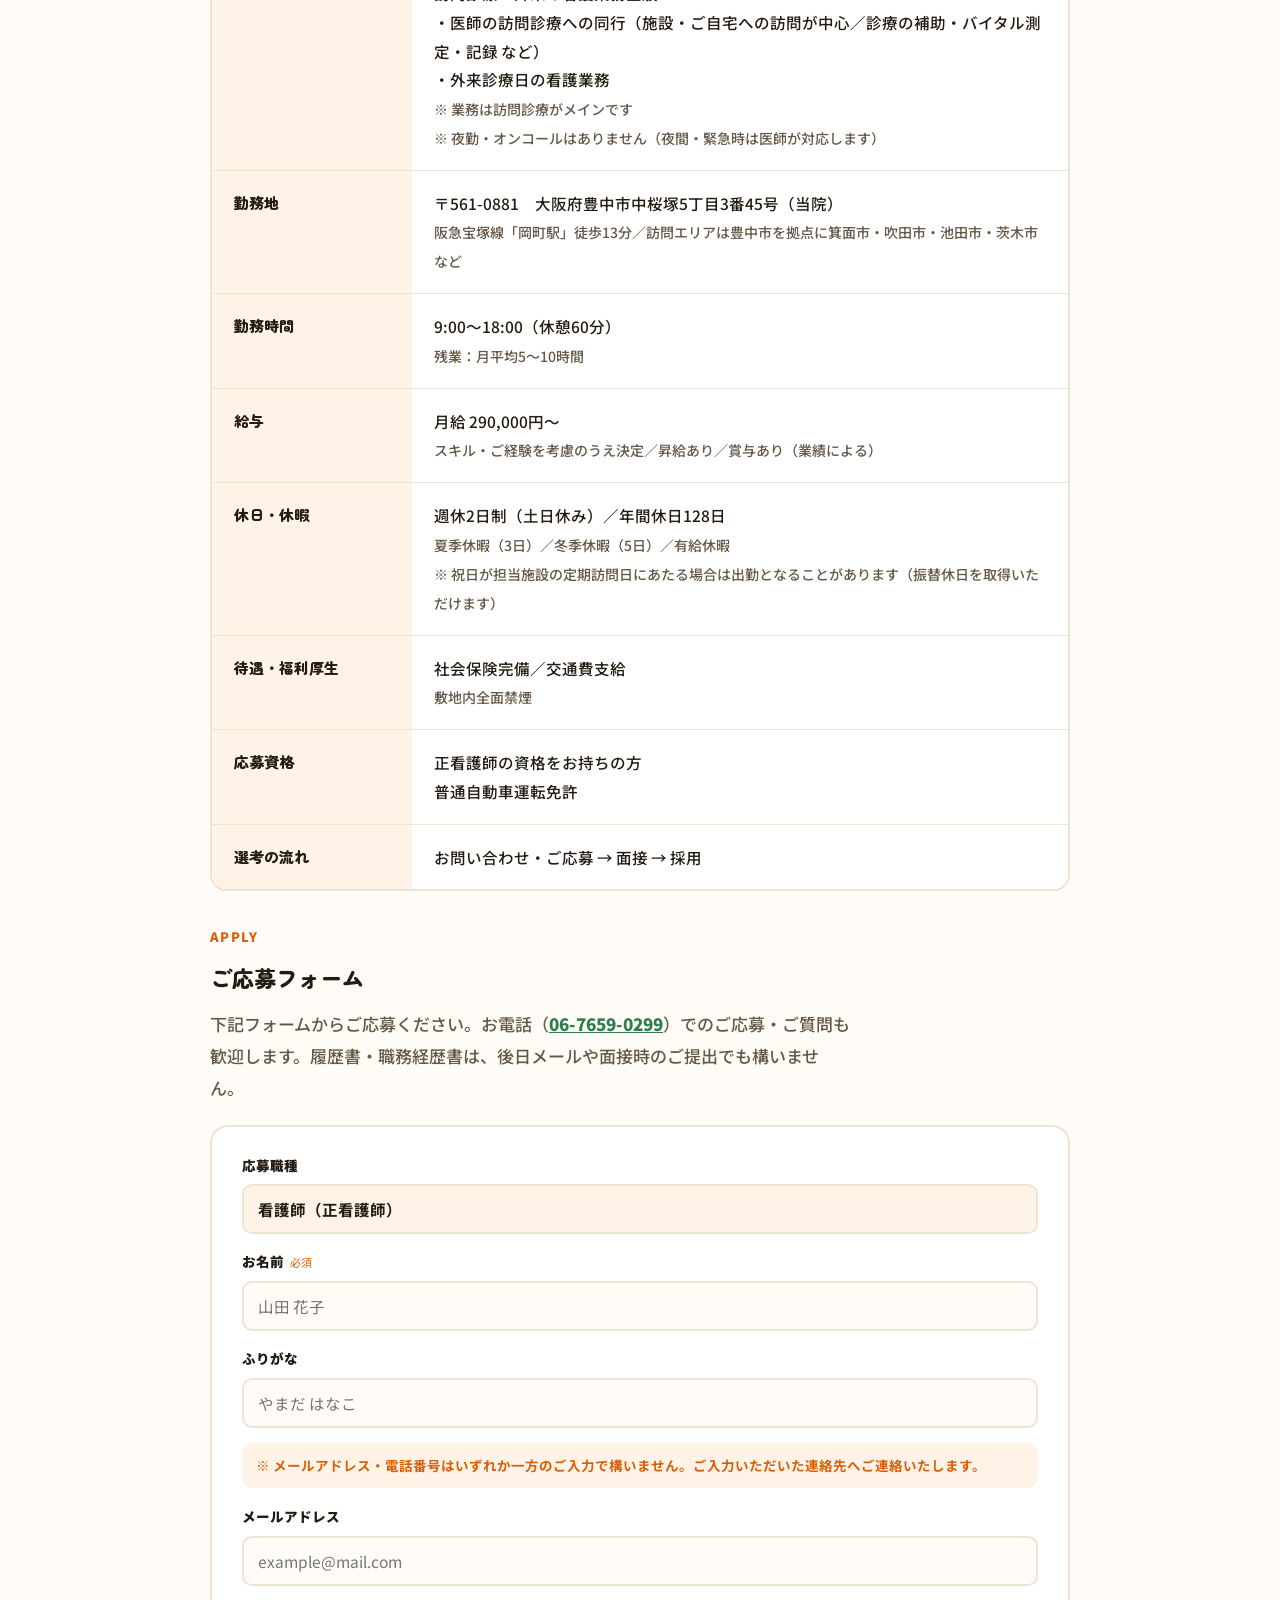
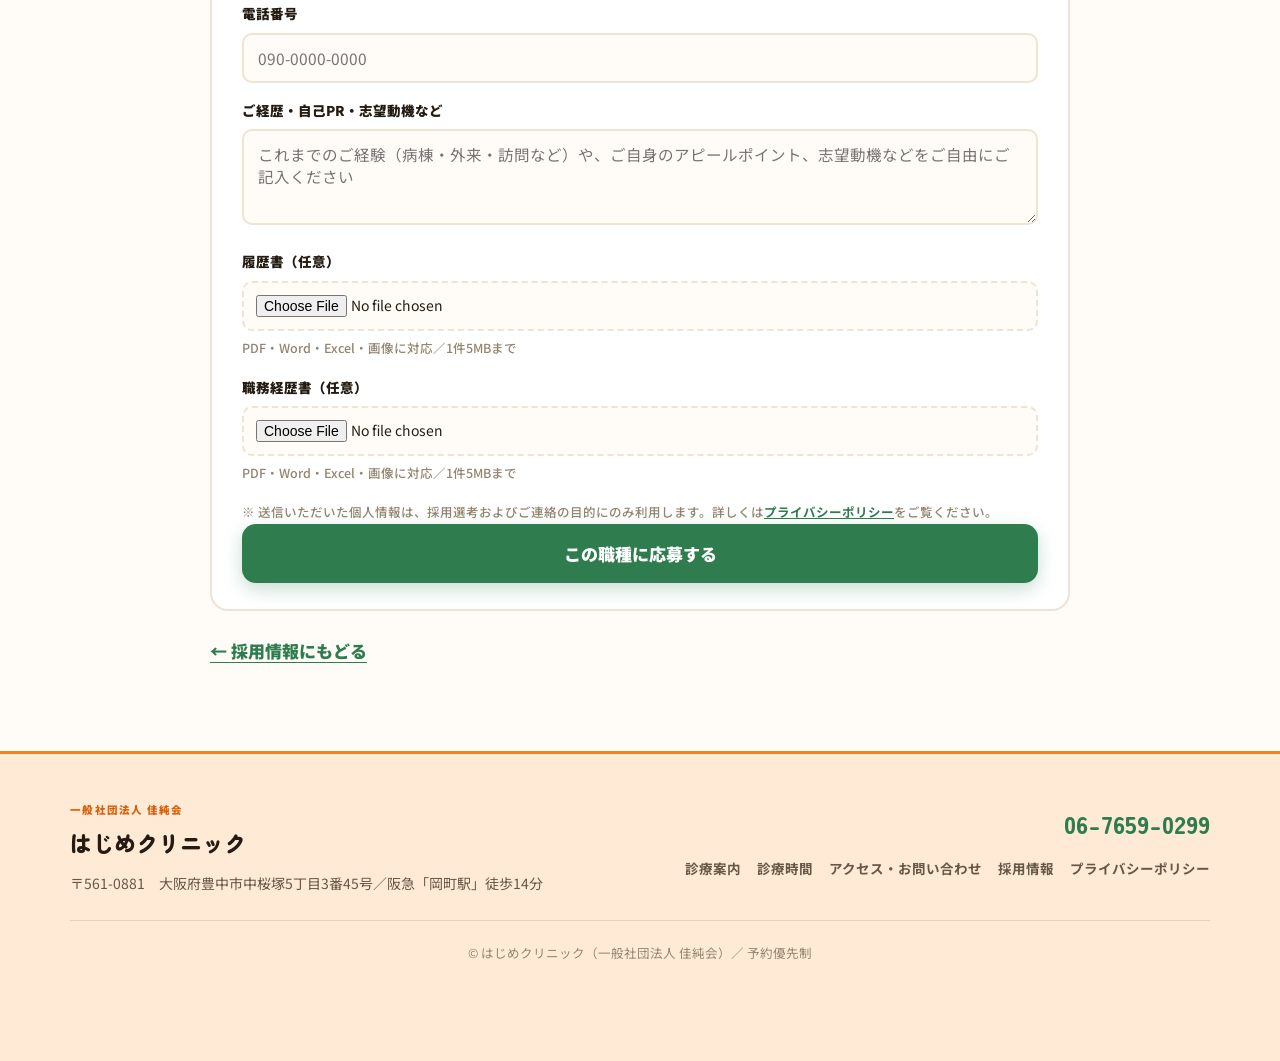
<file: recruit-nurse.html>
<!DOCTYPE html>
<html lang="ja">
<head>
<meta charset="UTF-8">
<meta name="viewport" content="width=device-width, initial-scale=1.0">
<!-- Google tag (gtag.js) -->
<script async src="https://www.googletagmanager.com/gtag/js?id=G-2F4H03582J"></script>
<script>
  window.dataLayer = window.dataLayer || [];
  function gtag(){dataLayer.push(arguments);}
  gtag('js', new Date());
  gtag('config', 'G-2F4H03582J', { cookie_domain: 'hajime.n-clinics.jp', allow_google_signals: false, allow_ad_personalization_signals: false });
</script>
<script src="/ga-events.js" defer></script>
<title>看護師（日勤のみ・オンコールなし）募集要項｜はじめクリニック 採用情報</title>
<meta name="description" content="はじめクリニック（一般社団法人 佳純会・豊中市）の正看護師募集。訪問診療の看護でも日勤のみ・夜勤なし・オンコールなし（夜間は医師対応）。土日休み・年間休日128日・残業月5〜10時間。月給29万円〜。訪問診療（施設・ご自宅）を中心に、外来の看護もお任せします。">
<meta name="robots" content="index,follow,max-image-preview:large">
<link rel="canonical" href="https://hajime.n-clinics.jp/recruit-nurse">
<meta name="theme-color" content="#F5811E">
<link rel="icon" href="/favicon.svg" type="image/svg+xml">
<meta property="og:type" content="website">
<meta property="og:site_name" content="はじめクリニック">
<meta property="og:title" content="看護師（日勤のみ・オンコールなし）募集要項｜はじめクリニック 採用情報">
<meta property="og:description" content="訪問診療の看護でも、日勤のみ・夜勤なし・オンコールなし（夜間は医師対応）。土日休み・年間休日128日。豊中市・岡町駅の訪問診療クリニックで、無理なく在宅医療のキャリアを。">
<meta property="og:url" content="https://hajime.n-clinics.jp/recruit-nurse">
<meta property="og:locale" content="ja_JP">
<meta name="twitter:card" content="summary">
<link rel="preconnect" href="https://fonts.googleapis.com">
<link rel="preconnect" href="https://fonts.gstatic.com" crossorigin>
<link href="https://fonts.googleapis.com/css2?family=Zen+Maru+Gothic:wght@500;700;900&family=Noto+Sans+JP:wght@400;500;700;900&display=swap" rel="stylesheet">
<link rel="stylesheet" href="styles.css">
<script type="application/ld+json">
{
  "@context": "https://schema.org",
  "@graph": [
    {
      "@type": "BreadcrumbList",
      "itemListElement": [
        { "@type": "ListItem", "position": 1, "name": "ホーム", "item": "https://hajime.n-clinics.jp/" },
        { "@type": "ListItem", "position": 2, "name": "採用情報", "item": "https://hajime.n-clinics.jp/recruit" },
        { "@type": "ListItem", "position": 3, "name": "看護師", "item": "https://hajime.n-clinics.jp/recruit-nurse" }
      ]
    },
    {
      "@type": "JobPosting",
      "title": "看護師（正看護師）",
      "description": "<p>豊中市（阪急宝塚線・岡町駅 徒歩13分）の訪問診療クリニック「はじめクリニック」の正看護師募集です。日勤のみ・夜勤なし、オンコールもありません（夜間・緊急時は医師が対応する体制のためです）。業務は訪問診療がメインで、施設やご自宅で療養する患者さまの診療を医師とともに支えていただきます。外来診療の看護業務もあります。土日休み・年間休日128日、残業は月平均5〜10時間。プライベートと両立しながら、在宅医療の経験を積める環境です。</p><p>【仕事内容】訪問診療・外来の看護業務全般／医師の訪問診療への同行（施設・ご自宅への訪問が中心）／診療の補助・バイタル測定・記録 など／外来診療日の看護業務</p><p>【給与】月給290,000円〜（スキル・ご経験を考慮のうえ決定）／昇給あり／賞与あり（業績による）</p><p>【勤務時間】9:00〜18:00（休憩60分）／残業 月平均5〜10時間</p><p>【休日・休暇】週休2日制（土日休み）／年間休日128日／夏季休暇3日・冬季休暇5日／有給休暇 ※祝日が担当施設の定期訪問日にあたる場合は出勤あり（振替休日を取得できます）</p><p>【待遇・福利厚生】社会保険完備／交通費支給／敷地内全面禁煙</p><p>【応募資格】正看護師／普通自動車運転免許</p><p>【試用期間】3ヶ月（労働条件の変更なし）</p><p>【選考の流れ】お問い合わせ・ご応募 → 面接 → 採用</p>",
      "identifier": { "@type": "PropertyValue", "name": "はじめクリニック 採用", "value": "hajime-nurse-2026-08" },
      "datePosted": "2026-08-31",
      "validThrough": "2027-02-28T23:59:00+09:00",
      "employmentType": "FULL_TIME",
      "hiringOrganization": {
        "@type": "Organization",
        "name": "はじめクリニック（一般社団法人 佳純会）",
        "sameAs": "https://hajime.n-clinics.jp/",
        "logo": "https://hajime.n-clinics.jp/favicon.svg"
      },
      "jobLocation": {
        "@type": "Place",
        "address": {
          "@type": "PostalAddress",
          "postalCode": "561-0881",
          "addressRegion": "大阪府",
          "addressLocality": "豊中市",
          "streetAddress": "中桜塚5丁目3番45号",
          "addressCountry": "JP"
        }
      },
      "baseSalary": {
        "@type": "MonetaryAmount",
        "currency": "JPY",
        "value": { "@type": "QuantitativeValue", "minValue": 290000, "unitText": "MONTH" }
      },
      "directApply": true
    }
  ]
}
</script>
</head>
<body>

<header>
  <div class="wrap bar">
    <a class="brand" href="/">
      <span class="corp">一般社団法人 佳純会</span>
      <span class="name">はじめクリニック</span>
    </a>
    <nav class="main" id="nav">
      <a href="/#care">診療案内</a>
      <a href="/#hours">診療時間</a>
      <a href="/#docs">医師紹介</a>
      <a href="/#contact">アクセス・お問い合わせ</a>
      <a href="/recruit">採用情報</a>
      <a href="/#faq">よくある質問</a>
    </nav>
    <div class="actions">
      <a class="tel-btn" href="tel:0676590299"><small>予約優先制・お電話で</small><strong>06-7659-0299</strong></a>
      <button class="menu-toggle" aria-label="メニュー" onclick="document.getElementById('nav').classList.toggle('open')">☰</button>
    </div>
  </div>
</header>

<main id="top">

  <!-- SUBPAGE HERO -->
  <section class="subhero">
    <div class="wrap">
      <div class="breadcrumb"><a href="/">ホーム</a><span class="sep">›</span><a href="/recruit">採用情報</a><span class="sep">›</span><span>看護師</span></div>
      <span class="kick">JOB DESCRIPTION</span>
      <h1>看護師（正看護師）</h1>
      <div class="job-tags" style="margin-top:6px"><span class="tag">正職員</span><span class="tag">日勤のみ</span><span class="tag">夜勤・オンコールなし</span><span class="tag">土日休み</span><span class="tag">年間休日128日</span></div>
      <div class="rhero-cta" style="margin-top:22px"><a class="btn btn--primary" href="#apply">この職種に応募する ▶</a></div>
    </div>
  </section>

  <!-- JD BODY -->
  <section>
    <div class="wrap" style="max-width:min(860px,92vw)">
      <p class="jd-lead">「訪問診療の看護は続けたい。でも、夜勤やオンコールはもう難しい」——そんな方にこそ知っていただきたい求人です。当院は夜間・緊急時を<b>医師が担う体制</b>のため、<b>看護師のオンコールはありません</b>。勤務は日勤のみ（9:00〜18:00）、土日休み。業務は訪問診療がメイン——医師に同行し、施設やご自宅で療養する患者さまを、こころとからだの両面から支えていただきます。外来診療の看護業務もあります。</p>

      <div class="sec-head" style="margin-bottom:18px"><span class="kick">この仕事が支えるもの</span><h2 style="font-size:22px">あなたの観察と気づきが、診療を支える。</h2></div>
      <p style="font-size:16px;color:var(--ink-soft);font-weight:500;line-height:2;max-width:64ch;margin-bottom:34px">訪問診療の現場で、医師がすべてを見ることはできません。表情の小さな変化、生活の様子、施設スタッフの気がかり——それをすくい上げて診療につなぐのが、同行する看護師の役割です。訪問先は施設とご自宅、そして外来の看護も。同じ患者さまと継続的に関わりながら、精神科・内科の両面から在宅医療の経験を深められます。</p>

      <div class="sec-head" style="margin-bottom:18px"><h2 style="font-size:22px">働く環境・魅力</h2></div>
      <ul class="checks" style="margin-bottom:34px">
        <li>日勤のみ・夜勤なし（9:00〜18:00）</li>
        <li>オンコールなし（夜間・緊急時は医師が対応）</li>
        <li>土日休み・年間休日128日</li>
        <li>残業は月平均5〜10時間</li>
        <li>訪問診療（施設・ご自宅）と外来、幅広く経験できる</li>
        <li>社会保険完備・交通費支給</li>
      </ul>

      <div class="sec-head" style="margin-bottom:18px"><h2 style="font-size:22px">募集要項</h2></div>
      <div class="jd-table">
        <div class="jd-row"><div class="jk">募集職種</div><div class="jv">看護師（正看護師）</div></div>
        <div class="jd-row"><div class="jk">雇用形態</div><div class="jv">正職員（日勤のみ）<br><span style="font-size:14px;color:var(--ink-soft)">試用期間3ヶ月（期間中の労働条件の変更はありません）</span></div></div>
        <div class="jd-row"><div class="jk">仕事内容</div><div class="jv">訪問診療・外来の看護業務全般<br>・医師の訪問診療への同行（施設・ご自宅への訪問が中心／診療の補助・バイタル測定・記録 など）<br>・外来診療日の看護業務<br><span style="font-size:14px;color:var(--ink-soft)">※ 業務は訪問診療がメインです<br>※ 夜勤・オンコールはありません（夜間・緊急時は医師が対応します）</span></div></div>
        <div class="jd-row"><div class="jk">勤務地</div><div class="jv">〒561-0881　大阪府豊中市中桜塚5丁目3番45号（当院）<br><span style="font-size:14px;color:var(--ink-soft)">阪急宝塚線「岡町駅」徒歩13分／訪問エリアは豊中市を拠点に箕面市・吹田市・池田市・茨木市など</span></div></div>
        <div class="jd-row"><div class="jk">勤務時間</div><div class="jv">9:00〜18:00（休憩60分）<br><span style="font-size:14px;color:var(--ink-soft)">残業：月平均5〜10時間</span></div></div>
        <div class="jd-row"><div class="jk">給与</div><div class="jv">月給 290,000円〜<br><span style="font-size:14px;color:var(--ink-soft)">スキル・ご経験を考慮のうえ決定／昇給あり／賞与あり（業績による）</span></div></div>
        <div class="jd-row"><div class="jk">休日・休暇</div><div class="jv">週休2日制（土日休み）／年間休日128日<br><span style="font-size:14px;color:var(--ink-soft)">夏季休暇（3日）／冬季休暇（5日）／有給休暇<br>※ 祝日が担当施設の定期訪問日にあたる場合は出勤となることがあります（振替休日を取得いただけます）</span></div></div>
        <div class="jd-row"><div class="jk">待遇・福利厚生</div><div class="jv">社会保険完備／交通費支給<br><span style="font-size:14px;color:var(--ink-soft)">敷地内全面禁煙</span></div></div>
        <div class="jd-row"><div class="jk">応募資格</div><div class="jv">正看護師の資格をお持ちの方<br>普通自動車運転免許</div></div>
        <div class="jd-row"><div class="jk">選考の流れ</div><div class="jv">お問い合わせ・ご応募 → 面接 → 採用</div></div>
      </div>

      <div class="sec-head" style="margin-bottom:14px" id="apply"><span class="kick">APPLY</span><h2 style="font-size:22px">ご応募フォーム</h2></div>
      <p class="jd-lead" style="margin-bottom:20px">下記フォームからご応募ください。お電話（<a href="tel:0676590299" style="color:var(--green);font-weight:900">06-7659-0299</a>）でのご応募・ご質問も歓迎します。履歴書・職務経歴書は、後日メールや面接時のご提出でも構いません。</p>
      <form name="job-application" method="POST" data-netlify="true" netlify-honeypot="bot-field" enctype="multipart/form-data" id="applyForm" class="apply-card">
        <input type="hidden" name="form-name" value="job-application">
        <input type="hidden" name="position" value="看護師（正看護師）">
        <input type="hidden" name="position-url" value="https://hajime.n-clinics.jp/recruit-nurse">
        <p class="hp-field"><label>入力しないでください<input name="bot-field" tabindex="-1" autocomplete="off"></label></p>
        <div id="afFields">
          <div class="field"><div class="flabel"><label for="af-position">応募職種</label></div><input id="af-position" type="text" value="看護師（正看護師）" readonly style="background:var(--orange-soft);font-weight:700"></div>
          <div class="field"><div class="flabel"><label for="af-name">お名前</label><span class="req">必須</span></div><input id="af-name" type="text" name="name" placeholder="山田 花子" required></div>
          <div class="field"><div class="flabel"><label for="af-kana">ふりがな</label></div><input id="af-kana" type="text" name="kana" placeholder="やまだ はなこ"></div>
          <p class="req-note">※ メールアドレス・電話番号は<b>いずれか一方</b>のご入力で構いません。ご入力いただいた連絡先へご連絡いたします。</p>
          <div class="field"><div class="flabel"><label for="af-email">メールアドレス</label></div><input id="af-email" type="email" name="email" placeholder="example@mail.com"></div>
          <div class="field"><div class="flabel"><label for="af-tel">電話番号</label></div><input id="af-tel" type="tel" name="phone" placeholder="090-0000-0000"></div>
          <div class="field"><div class="flabel"><label for="af-bg">ご経歴・自己PR・志望動機など</label></div><textarea id="af-bg" name="background" placeholder="これまでのご経験（病棟・外来・訪問など）や、ご自身のアピールポイント、志望動機などをご自由にご記入ください"></textarea></div>
          <div class="field"><div class="flabel"><label for="af-resume">履歴書（任意）</label></div><input id="af-resume" type="file" name="resume" accept=".pdf,.doc,.docx,.xls,.xlsx,.jpg,.jpeg,.png"><p class="file-note">PDF・Word・Excel・画像に対応／1件5MBまで</p></div>
          <div class="field"><div class="flabel"><label for="af-cv">職務経歴書（任意）</label></div><input id="af-cv" type="file" name="career-sheet" accept=".pdf,.doc,.docx,.xls,.xlsx,.jpg,.jpeg,.png"><p class="file-note">PDF・Word・Excel・画像に対応／1件5MBまで</p></div>
          <p class="form-note">※ 送信いただいた個人情報は、採用選考およびご連絡の目的にのみ利用します。詳しくは<a href="/privacy" style="color:var(--green);font-weight:700">プライバシーポリシー</a>をご覧ください。</p>
          <p class="form-status err" id="afError" style="display:none"></p>
          <button class="btn btn--primary" type="submit" id="afSubmit" style="width:100%">この職種に応募する</button>
        </div>
        <div class="thanks-card" id="afThanks" style="display:none" role="status" aria-live="polite">
          <h3>ご応募ありがとうございます</h3>
          <p>数ある求人の中から当院にご興味をお持ちいただき、心よりお礼申しあげます。ご応募を受け付けました。内容を確認のうえ、<b>3営業日以内</b>に担当者より、ご入力いただいた連絡先（メールまたはお電話）へご連絡いたします。</p>
          <p>3営業日を過ぎても連絡がない場合は、お手数ですが <a href="tel:0676590299">06-7659-0299</a> までお電話いただけますと幸いです。</p>
          <div class="job-url">この求人ページ（あとで見返す場合はこちら）：<br>https://hajime.n-clinics.jp/recruit-nurse</div>
        </div>
      </form>
      <p style="margin-top:18px"><a class="btn btn--link" href="/recruit">← 採用情報にもどる</a></p>
    </div>
  </section>

</main>

<footer>
  <div class="wrap">
    <div class="foot-top">
      <div class="foot-brand">
        <div class="fcorp">一般社団法人 佳純会</div>
        <div class="fname">はじめクリニック</div>
        <p class="fadd">〒561-0881　大阪府豊中市中桜塚5丁目3番45号／阪急「岡町駅」徒歩14分</p>
      </div>
      <div class="foot-contact">
        <a class="ftel" href="tel:0676590299">06-7659-0299</a>
        <div class="foot-links"><a href="/#care">診療案内</a><a href="/#hours">診療時間</a><a href="/#contact">アクセス・お問い合わせ</a><a href="/recruit">採用情報</a><a href="/privacy">プライバシーポリシー</a></div>
      </div>
    </div>
    <div class="copy">© はじめクリニック（一般社団法人 佳純会）／ 予約優先制</div>
  </div>
</footer>

<button class="to-top" id="toTop" aria-label="ページ上部へ戻る">↑</button>

<div class="mbar"><div class="wrap mbar-grid" style="width:100%">
  <a class="call" href="tel:0676590299"><svg viewBox="0 0 24 24"><path d="M6 3h3l2 5-2.2 1.1a12 12 0 006.1 6.1L16 14l5 2v3a2 2 0 01-2 2A16 16 0 013 5a2 2 0 012-2z"/></svg>電話する</a>
  <a href="/recruit"><svg viewBox="0 0 24 24"><path d="M4 7h16M4 12h16M4 17h10"/></svg>採用情報</a>
  <a href="#apply"><svg viewBox="0 0 24 24"><path d="M4 5h16v14H4z"/><path d="M4 6l8 6 8-6"/></svg>応募する</a>
</div></div>

<script>
  var tt=document.getElementById('toTop');
  window.addEventListener('scroll',function(){ tt.classList.toggle('show', window.scrollY>500); });
  tt.addEventListener('click',function(){ window.scrollTo({top:0,behavior:'smooth'}); });
  document.querySelectorAll('#nav a').forEach(function(a){a.addEventListener('click',function(){document.getElementById('nav').classList.remove('open')})});

  (function(){
    var form = document.getElementById('applyForm');
    if(!form) return;
    var fields = document.getElementById('afFields');
    var thanks = document.getElementById('afThanks');
    var err = document.getElementById('afError');
    var btn = document.getElementById('afSubmit');
    function fail(msg){
      err.textContent = msg; err.style.display = 'block';
      btn.disabled = false; btn.textContent = 'この職種に応募する';
    }
    form.addEventListener('submit', function(e){
      e.preventDefault();
      err.style.display = 'none';
      var email = document.getElementById('af-email').value.trim();
      var tel = document.getElementById('af-tel').value.trim();
      if(!email && !tel){ fail('メールアドレスまたは電話番号のいずれかをご入力ください。'); return; }
      var uploads = [document.getElementById('af-resume'), document.getElementById('af-cv')];
      for(var i=0;i<uploads.length;i++){
        var f = uploads[i].files[0];
        if(f && f.size > 5*1024*1024){ fail('ファイルサイズは1件5MBまでです。サイズを小さくするか、ファイルなしで送信のうえ、後日ご提出ください。'); return; }
      }
      btn.disabled = true; btn.textContent = '送信中…';
      fetch('/', { method: 'POST', body: new FormData(form) })
        .then(function(res){ if(!res.ok) throw new Error('submit failed'); })
        .then(function(){
          if(window.hjTrack) hjTrack('recruit_apply_submit', { job: 'nurse' });
          fields.style.display = 'none';
          thanks.style.display = 'block';
          thanks.scrollIntoView({ behavior: 'smooth', block: 'center' });
        })
        .catch(function(){ fail('送信に失敗しました。お手数ですが、お電話（06-7659-0299）にてご連絡ください。'); });
    });
  })();
</script>
</body>
</html>
</file>
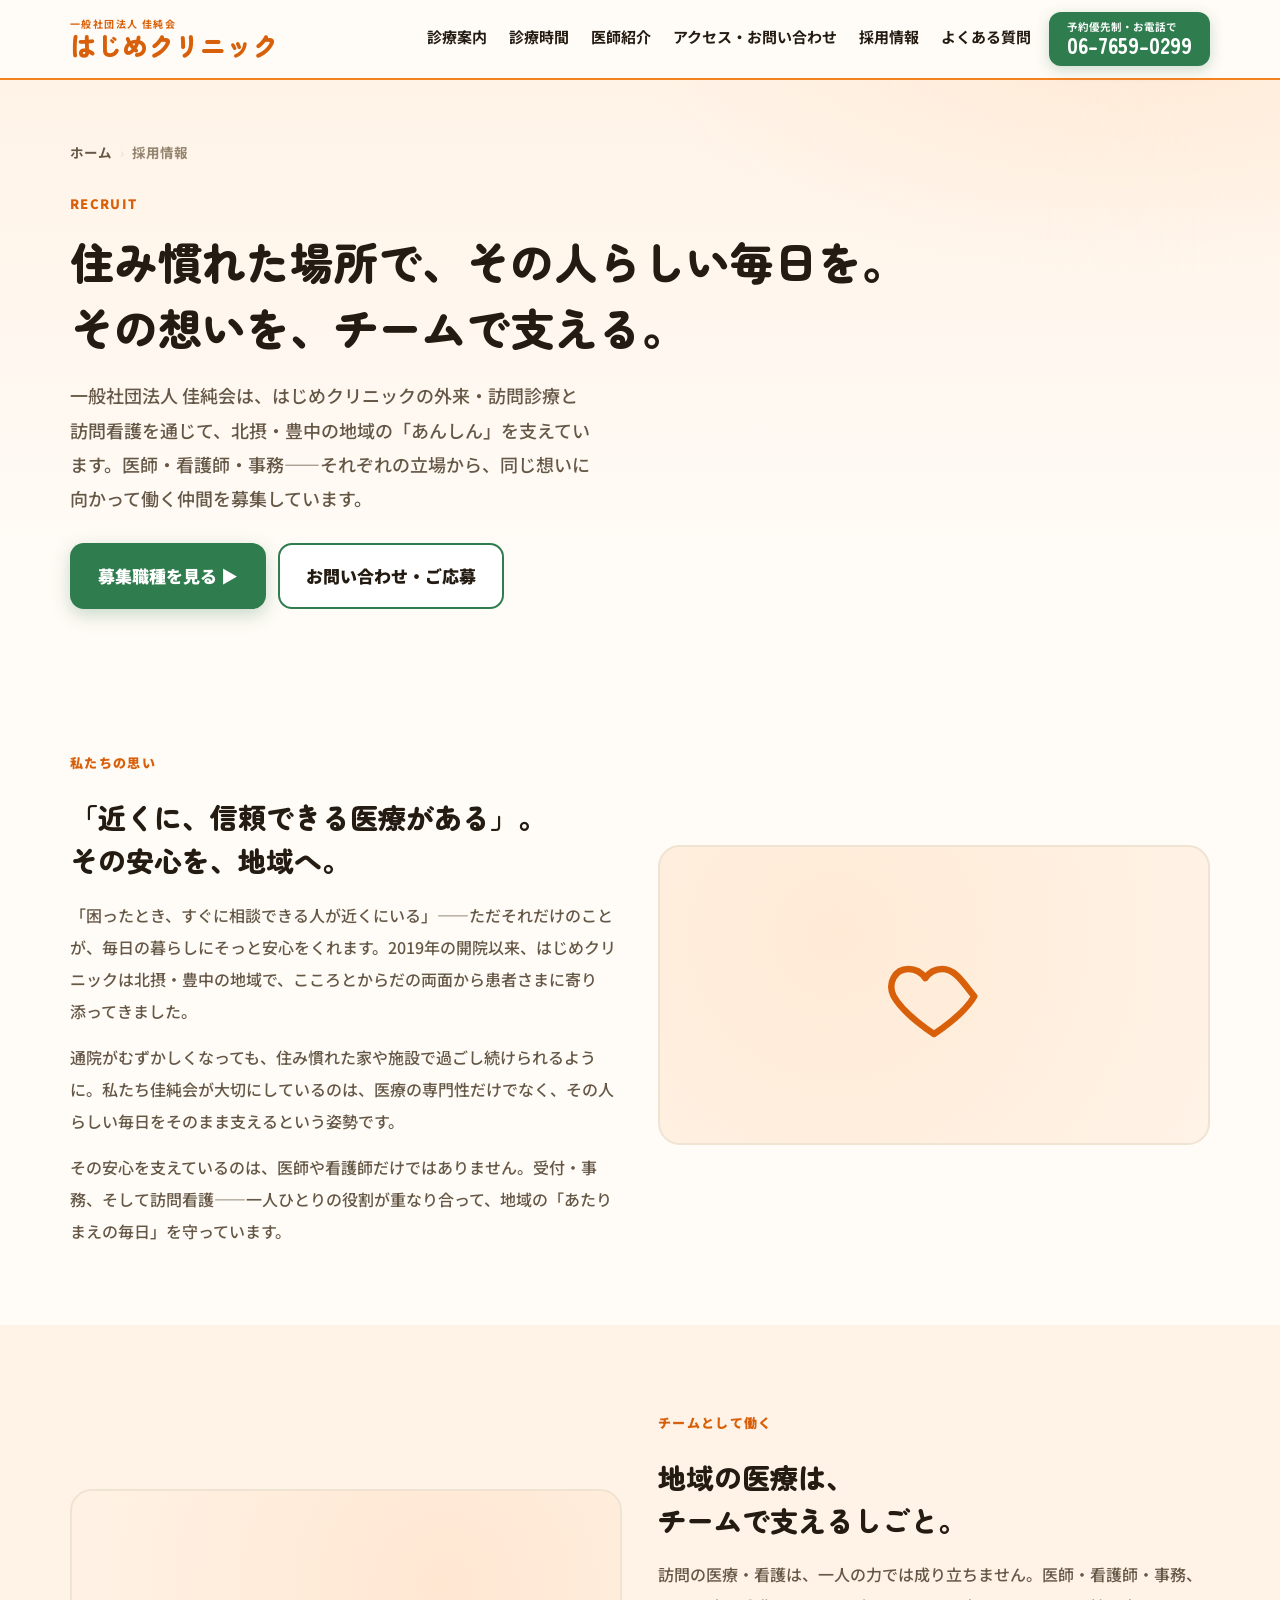
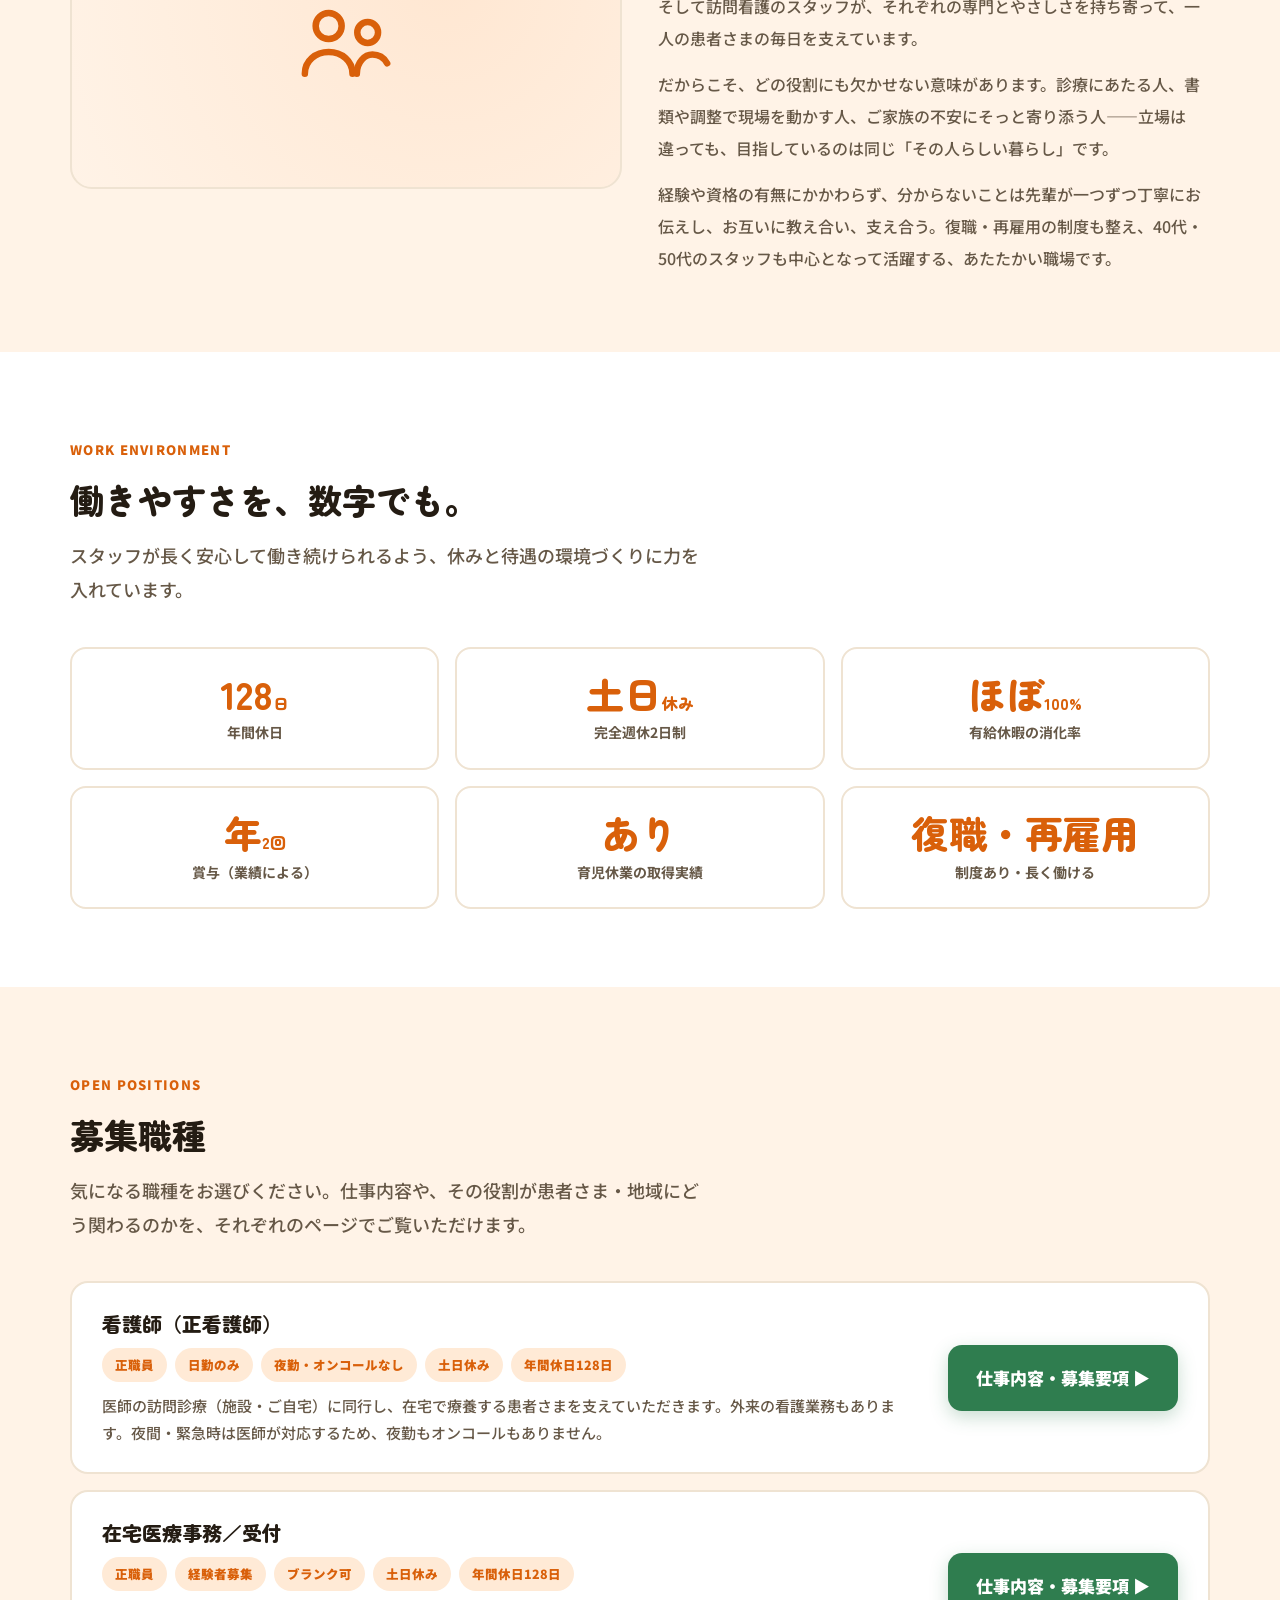
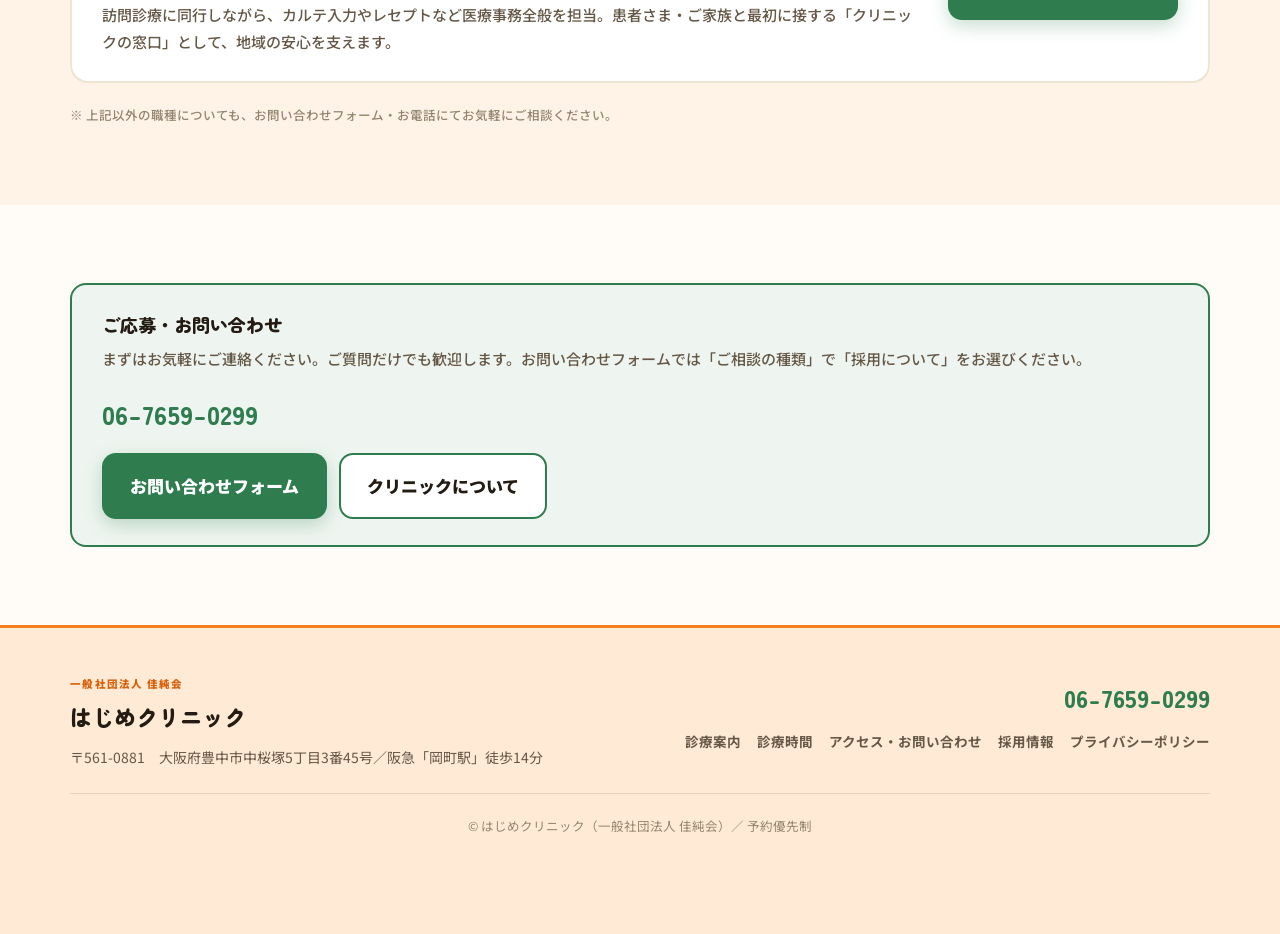
<file: recruit.html>
<!DOCTYPE html>
<html lang="ja">
<head>
<meta charset="UTF-8">
<meta name="viewport" content="width=device-width, initial-scale=1.0">
<!-- Google tag (gtag.js) -->
<script async src="https://www.googletagmanager.com/gtag/js?id=G-2F4H03582J"></script>
<script>
  window.dataLayer = window.dataLayer || [];
  function gtag(){dataLayer.push(arguments);}
  gtag('js', new Date());
  gtag('config', 'G-2F4H03582J', { cookie_domain: 'hajime.n-clinics.jp', allow_google_signals: false, allow_ad_personalization_signals: false });
</script>
<script src="/ga-events.js" defer></script>
<title>採用情報｜はじめクリニック（一般社団法人 佳純会）｜北摂・豊中で地域医療を支える</title>
<meta name="description" content="一般社団法人 佳純会・はじめクリニックの採用情報。北摂・豊中で外来・訪問診療、訪問看護を通じて地域の安心を支えています。医師・看護師・事務、それぞれの立場で同じ想いに向かって働く仲間を募集。土日休み・年間休日128日・長く安定して働ける環境です。">
<meta name="robots" content="index,follow,max-image-preview:large">
<link rel="canonical" href="https://hajime.n-clinics.jp/recruit">
<meta name="theme-color" content="#F5811E">
<link rel="icon" href="/favicon.svg" type="image/svg+xml">
<meta property="og:type" content="website">
<meta property="og:site_name" content="はじめクリニック">
<meta property="og:title" content="採用情報｜はじめクリニック（一般社団法人 佳純会）">
<meta property="og:description" content="北摂・豊中で外来・訪問診療、訪問看護を通じて地域の安心を支えるはじめクリニックの採用情報。土日休み・年間休日128日。経験を活かして長く働ける環境です。">
<meta property="og:url" content="https://hajime.n-clinics.jp/recruit">
<meta property="og:locale" content="ja_JP">
<meta name="twitter:card" content="summary">
<link rel="preconnect" href="https://fonts.googleapis.com">
<link rel="preconnect" href="https://fonts.gstatic.com" crossorigin>
<link href="https://fonts.googleapis.com/css2?family=Zen+Maru+Gothic:wght@500;700;900&family=Noto+Sans+JP:wght@400;500;700;900&display=swap" rel="stylesheet">
<link rel="stylesheet" href="styles.css">
<script type="application/ld+json">
{
  "@context": "https://schema.org",
  "@type": "BreadcrumbList",
  "itemListElement": [
    { "@type": "ListItem", "position": 1, "name": "ホーム", "item": "https://hajime.n-clinics.jp/" },
    { "@type": "ListItem", "position": 2, "name": "採用情報", "item": "https://hajime.n-clinics.jp/recruit" }
  ]
}
</script>
</head>
<body>

<header>
  <div class="wrap bar">
    <a class="brand" href="/">
      <span class="corp">一般社団法人 佳純会</span>
      <span class="name">はじめクリニック</span>
    </a>
    <nav class="main" id="nav">
      <a href="/#care">診療案内</a>
      <a href="/#hours">診療時間</a>
      <a href="/#docs">医師紹介</a>
      <a href="/#contact">アクセス・お問い合わせ</a>
      <a href="/recruit">採用情報</a>
      <a href="/#faq">よくある質問</a>
    </nav>
    <div class="actions">
      <a class="tel-btn" href="tel:0676590299"><small>予約優先制・お電話で</small><strong>06-7659-0299</strong></a>
      <button class="menu-toggle" aria-label="メニュー" onclick="document.getElementById('nav').classList.toggle('open')">☰</button>
    </div>
  </div>
</header>

<main id="top">

  <!-- HERO -->
  <section class="rhero">
    <div class="wrap">
      <div class="breadcrumb"><a href="/">ホーム</a><span class="sep">›</span><span>採用情報</span></div>
      <span class="kick">RECRUIT</span>
      <h1>住み慣れた場所で、その人らしい毎日を。<br>その想いを、チームで支える。</h1>
      <p class="lead">一般社団法人 佳純会は、はじめクリニックの外来・訪問診療と訪問看護を通じて、北摂・豊中の地域の「あんしん」を支えています。医師・看護師・事務——それぞれの立場から、同じ想いに向かって働く仲間を募集しています。</p>
      <div class="rhero-cta">
        <a class="btn btn--primary" href="#positions">募集職種を見る ▶</a>
        <a class="btn btn--ghost" href="/#contact">お問い合わせ・ご応募</a>
      </div>
    </div>
  </section>

  <!-- 私たちの思い -->
  <section style="background:var(--cream)">
    <div class="wrap">
      <div class="story">
        <div class="story-text">
          <span class="kick">私たちの思い</span>
          <h3>「近くに、信頼できる医療がある」。<br>その安心を、地域へ。</h3>
          <p>「困ったとき、すぐに相談できる人が近くにいる」——ただそれだけのことが、毎日の暮らしにそっと安心をくれます。2019年の開院以来、はじめクリニックは北摂・豊中の地域で、こころとからだの両面から患者さまに寄り添ってきました。</p>
          <p>通院がむずかしくなっても、住み慣れた家や施設で過ごし続けられるように。私たち佳純会が大切にしているのは、医療の専門性だけでなく、その人らしい毎日をそのまま支えるという姿勢です。</p>
          <p>その安心を支えているのは、医師や看護師だけではありません。受付・事務、そして訪問看護——一人ひとりの役割が重なり合って、地域の「あたりまえの毎日」を守っています。</p>
        </div>
        <div class="story-panel p1" role="img" aria-label="地域に寄り添う医療のイメージ">
          <svg viewBox="0 0 24 24"><path d="M12 21s-7-4.5-9.3-8.7C1.2 9.3 3 6 6.1 6c1.9 0 3.2 1.1 3.9 2.1C10.7 7.1 12 6 13.9 6 17 6 18.8 9.3 21.3 12.3 19 16.5 12 21 12 21z"/></svg>
        </div>
      </div>
    </div>
  </section>

  <!-- チームとして働く -->
  <section style="background:var(--orange-soft)">
    <div class="wrap">
      <div class="story rev">
        <div class="story-text">
          <span class="kick">チームとして働く</span>
          <h3>地域の医療は、<br>チームで支えるしごと。</h3>
          <p>訪問の医療・看護は、一人の力では成り立ちません。医師・看護師・事務、そして訪問看護のスタッフが、それぞれの専門とやさしさを持ち寄って、一人の患者さまの毎日を支えています。</p>
          <p>だからこそ、どの役割にも欠かせない意味があります。診療にあたる人、書類や調整で現場を動かす人、ご家族の不安にそっと寄り添う人——立場は違っても、目指しているのは同じ「その人らしい暮らし」です。</p>
          <p>経験や資格の有無にかかわらず、分からないことは先輩が一つずつ丁寧にお伝えし、お互いに教え合い、支え合う。復職・再雇用の制度も整え、40代・50代のスタッフも中心となって活躍する、あたたかい職場です。</p>
        </div>
        <div class="story-panel p2" role="img" aria-label="チームで働くスタッフのイメージ">
          <svg viewBox="0 0 24 24"><circle cx="8" cy="9" r="3"/><path d="M2.5 20c0-3 2.5-5 5.5-5s5.5 2 5.5 5"/><circle cx="17" cy="10.5" r="2.4"/><path d="M14.5 20c0-2.6 1.8-4.4 3.6-4.4 1.4 0 2.7.8 3.4 2"/></svg>
        </div>
      </div>
    </div>
  </section>

  <!-- STATS -->
  <section style="background:var(--white)">
    <div class="wrap">
      <div class="sec-head"><span class="kick">WORK ENVIRONMENT</span><h2>働きやすさを、数字でも。</h2><p>スタッフが長く安心して働き続けられるよう、休みと待遇の環境づくりに力を入れています。</p></div>
      <div class="stats">
        <div class="stat"><div class="num">128<small>日</small></div><div class="lbl">年間休日</div></div>
        <div class="stat"><div class="num">土日<small>休み</small></div><div class="lbl">完全週休2日制</div></div>
        <div class="stat"><div class="num">ほぼ<small>100%</small></div><div class="lbl">有給休暇の消化率</div></div>
        <div class="stat"><div class="num">年<small>2回</small></div><div class="lbl">賞与（業績による）</div></div>
        <div class="stat"><div class="num">あり</div><div class="lbl">育児休業の取得実績</div></div>
        <div class="stat"><div class="num">復職・再雇用</div><div class="lbl">制度あり・長く働ける</div></div>
      </div>
    </div>
  </section>

  <!-- POSITIONS -->
  <section id="positions" style="background:var(--orange-soft)">
    <div class="wrap">
      <div class="sec-head"><span class="kick">OPEN POSITIONS</span><h2>募集職種</h2><p>気になる職種をお選びください。仕事内容や、その役割が患者さま・地域にどう関わるのかを、それぞれのページでご覧いただけます。</p></div>
      <div class="job-list">
        <div class="job-card">
          <div>
            <h3>看護師（正看護師）</h3>
            <div class="job-tags"><span class="tag">正職員</span><span class="tag">日勤のみ</span><span class="tag">夜勤・オンコールなし</span><span class="tag">土日休み</span><span class="tag">年間休日128日</span></div>
            <p>医師の訪問診療（施設・ご自宅）に同行し、在宅で療養する患者さまを支えていただきます。外来の看護業務もあります。夜間・緊急時は医師が対応するため、夜勤もオンコールもありません。</p>
          </div>
          <div class="go"><a class="btn btn--primary" href="/recruit-nurse">仕事内容・募集要項 ▶</a></div>
        </div>
        <div class="job-card">
          <div>
            <h3>在宅医療事務／受付</h3>
            <div class="job-tags"><span class="tag">正職員</span><span class="tag">経験者募集</span><span class="tag">ブランク可</span><span class="tag">土日休み</span><span class="tag">年間休日128日</span></div>
            <p>訪問診療に同行しながら、カルテ入力やレセプトなど医療事務全般を担当。患者さま・ご家族と最初に接する「クリニックの窓口」として、地域の安心を支えます。</p>
          </div>
          <div class="go"><a class="btn btn--primary" href="/recruit-clerk">仕事内容・募集要項 ▶</a></div>
        </div>
      </div>
      <p class="form-note" style="margin-top:20px">※ 上記以外の職種についても、お問い合わせフォーム・お電話にてお気軽にご相談ください。</p>
    </div>
  </section>

  <!-- APPLY CTA -->
  <section style="background:var(--cream)">
    <div class="wrap">
      <div class="apply-cta">
        <h3>ご応募・お問い合わせ</h3>
        <p>まずはお気軽にご連絡ください。ご質問だけでも歓迎します。お問い合わせフォームでは「ご相談の種類」で「採用について」をお選びください。</p>
        <a class="apply-tel" href="tel:0676590299">06-7659-0299</a>
        <div class="apply-actions">
          <a class="btn btn--primary" href="/#contact">お問い合わせフォーム</a>
          <a class="btn btn--ghost" href="/">クリニックについて</a>
        </div>
      </div>
    </div>
  </section>

</main>

<footer>
  <div class="wrap">
    <div class="foot-top">
      <div class="foot-brand">
        <div class="fcorp">一般社団法人 佳純会</div>
        <div class="fname">はじめクリニック</div>
        <p class="fadd">〒561-0881　大阪府豊中市中桜塚5丁目3番45号／阪急「岡町駅」徒歩14分</p>
      </div>
      <div class="foot-contact">
        <a class="ftel" href="tel:0676590299">06-7659-0299</a>
        <div class="foot-links"><a href="/#care">診療案内</a><a href="/#hours">診療時間</a><a href="/#contact">アクセス・お問い合わせ</a><a href="/recruit">採用情報</a><a href="/privacy">プライバシーポリシー</a></div>
      </div>
    </div>
    <div class="copy">© はじめクリニック（一般社団法人 佳純会）／ 予約優先制</div>
  </div>
</footer>

<button class="to-top" id="toTop" aria-label="ページ上部へ戻る">↑</button>

<div class="mbar"><div class="wrap mbar-grid" style="width:100%">
  <a class="call" href="tel:0676590299"><svg viewBox="0 0 24 24"><path d="M6 3h3l2 5-2.2 1.1a12 12 0 006.1 6.1L16 14l5 2v3a2 2 0 01-2 2A16 16 0 013 5a2 2 0 012-2z"/></svg>電話する</a>
  <a href="#positions"><svg viewBox="0 0 24 24"><path d="M4 7h16M4 12h16M4 17h10"/></svg>募集職種</a>
  <a href="/#contact"><svg viewBox="0 0 24 24"><path d="M4 5h16v14H4z"/><path d="M4 6l8 6 8-6"/></svg>お問い合わせ</a>
</div></div>

<script>
  var tt=document.getElementById('toTop');
  window.addEventListener('scroll',function(){ tt.classList.toggle('show', window.scrollY>500); });
  tt.addEventListener('click',function(){ window.scrollTo({top:0,behavior:'smooth'}); });
  document.querySelectorAll('#nav a').forEach(function(a){a.addEventListener('click',function(){document.getElementById('nav').classList.remove('open')})});
</script>
</body>
</html>
</file>
<file: styles.css>
:root{
    --orange:#F5811E; --orange-deep:#D9600A;
    --green:#2F7D4F; --green-hover:#37914F; --green-soft:#EEF5F0;
    --amber:#FBA83C;
    --orange-soft:#FFF3E7; --orange-soft2:#FFEAD6; --gold:#C4A24C;
    --ink:#241C13; --ink-soft:#665847; --ink-mute:#93856F;
    --line:#EFE3D2; --white:#FFFFFF; --cream:#FFFBF6;
    --sat:#3A6EA5; --sun:#C0392B;
    --cell-out:#E7F1EB; --cell-home:#FDEBD8; --cell-off:#F4F1EC;
    --display:"Zen Maru Gothic","Hiragino Maru Gothic ProN",sans-serif;
    --sans:"Noto Sans JP","Hiragino Kaku Gothic ProN","Yu Gothic",Meiryo,sans-serif;
  }
  *{box-sizing:border-box;margin:0;padding:0}
  html{scroll-behavior:smooth}
  body{font-family:var(--sans);font-size:18px;line-height:1.9;color:var(--ink);background:var(--cream);-webkit-font-smoothing:antialiased;line-break:strict;word-break:normal}
  h1,h2,h3,h4{font-family:var(--display);font-weight:700;line-height:1.45}
  a{color:inherit} img{max-width:100%;display:block} svg{display:block}
  .wrap{width:min(1140px,92vw);margin-inline:auto}

  .btn{display:inline-flex;align-items:center;justify-content:center;gap:8px;font-family:var(--sans);font-weight:900;font-size:17px;text-decoration:none;padding:15px 26px;border-radius:14px;min-height:56px;cursor:pointer;border:2.5px solid transparent;transition:transform .08s,background .2s,box-shadow .2s}
  .btn--primary{background:var(--green);color:#fff;box-shadow:0 6px 18px rgba(47,125,79,.26)}
  .btn--primary:hover{background:var(--green-hover)}
  .btn--ghost{background:#fff;color:var(--ink);border-color:var(--green)}
  .btn--ghost:hover{background:var(--green-soft)}
  .btn--link{background:transparent;border:none;color:var(--green);font-weight:900;min-height:auto;padding:6px 0;text-decoration:underline;text-underline-offset:4px}
  .btn:active{transform:translateY(1px)}

  /* header */
  header{position:sticky;top:0;z-index:60;background:rgba(255,251,246,.94);backdrop-filter:blur(10px);border-bottom:2px solid var(--orange)}
  .bar{display:flex;align-items:center;gap:18px;min-height:78px;padding:10px 0}
  .brand{display:flex;flex-direction:column;line-height:1.18;text-decoration:none}
  .brand .corp{font-size:10px;letter-spacing:.14em;color:var(--orange-deep);font-weight:700}
  .brand .name{font-family:var(--display);font-size:26px;font-weight:900;color:var(--orange-deep)}
  nav.main{margin-left:auto;display:flex;align-items:center;gap:22px}
  nav.main a{font-size:15px;font-weight:700;text-decoration:none;color:var(--ink);padding:6px 0;border-bottom:3px solid transparent;transition:border-color .2s}
  nav.main a:hover{border-color:var(--orange)}
  .actions{display:flex;align-items:center;gap:12px}
  .tel-btn{display:inline-flex;flex-direction:column;align-items:flex-start;background:var(--green);color:#fff;text-decoration:none;padding:9px 18px;border-radius:12px;line-height:1.15;box-shadow:0 4px 14px rgba(47,125,79,.24)}
  .tel-btn small{font-size:10.5px;font-weight:700;opacity:.95}
  .tel-btn strong{font-family:var(--display);font-size:21px;font-weight:900}
  .menu-toggle{display:none;background:#fff;border:2px solid var(--green);border-radius:10px;padding:10px 12px;font-weight:900;color:var(--green);cursor:pointer;line-height:1}

  /* hero */
  .hero{background:radial-gradient(760px 380px at 90% -12%,var(--orange-soft2),transparent 60%),linear-gradient(180deg,var(--orange-soft),var(--cream) 72%)}
  .hero-grid{display:grid;grid-template-columns:1.12fr .88fr;gap:48px;align-items:center;padding:78px 0 70px}
  .eyebrow{display:inline-flex;align-items:center;gap:10px;background:#fff;border:2px solid var(--orange);color:var(--orange-deep);font-weight:900;font-size:13px;padding:7px 16px;border-radius:999px;margin-bottom:24px}
  .hero h1{font-size:clamp(32px,4.8vw,50px);color:var(--ink);margin-bottom:22px;font-weight:900}
  .hero .lead{font-size:18.5px;color:var(--ink-soft);max-width:40ch;margin-bottom:32px;font-weight:500}
  .who-row{display:flex;flex-wrap:wrap;gap:12px}
  .hero-panel{background:#fff;border:2px solid var(--line);border-radius:20px;padding:8px 30px;box-shadow:0 14px 36px rgba(217,96,10,.10)}
  .hrow{display:flex;align-items:center;gap:20px;padding:28px 4px;border-bottom:1px solid var(--line)}
  .hrow:last-child{border-bottom:none}
  .hrow .ic{width:52px;height:52px;flex:none;border-radius:13px;background:var(--orange-soft2);display:flex;align-items:center;justify-content:center}
  .hrow .ic svg{width:26px;height:26px;stroke:var(--orange-deep);stroke-width:2;fill:none;stroke-linecap:round;stroke-linejoin:round}
  .hrow h3{font-size:18.5px;color:var(--ink);font-weight:900;line-height:1.5}

  section{padding:78px 0}
  .kick{display:inline-block;font-size:13px;font-weight:900;letter-spacing:.1em;color:var(--orange-deep);margin-bottom:12px}
  .sec-head h2{font-size:clamp(26px,3.3vw,34px);color:var(--ink);margin-bottom:14px;font-weight:900}
  .sec-head p{color:var(--ink-soft);max-width:64ch;font-weight:500}
  .sec-head{margin-bottom:40px}

  /* tabs */
  .tabs{background:var(--white)}
  .tablist{display:flex;gap:8px;background:var(--orange-soft);border:2px solid var(--line);border-radius:16px;padding:7px;margin-bottom:34px;flex-wrap:wrap}
  .tablist button{flex:1;min-width:150px;font-family:var(--display);font-weight:900;font-size:16px;color:var(--ink-soft);background:transparent;border:none;border-radius:11px;padding:15px 12px;cursor:pointer;transition:all .2s;min-height:56px}
  .tablist button[aria-selected="true"]{background:var(--green);color:#fff;box-shadow:0 5px 14px rgba(47,125,79,.28)}
  .panel{display:none} .panel.active{display:block;animation:fade .35s ease}
  @keyframes fade{from{opacity:0;transform:translateY(8px)}to{opacity:1;transform:none}}

  .chips{display:flex;flex-wrap:wrap;gap:10px;margin:8px 0 26px}
  .chip{background:var(--orange-soft);border:2px solid var(--line);border-radius:999px;padding:9px 18px;font-weight:700;color:var(--ink);font-size:15.5px}
  .chip b{color:var(--orange-deep)}
  .lead-p{font-size:17.5px;color:var(--ink-soft);margin-bottom:22px;max-width:64ch;font-weight:500}
  .checks{display:grid;grid-template-columns:1fr 1fr;gap:12px 26px;margin:8px 0 28px}
  .checks li{list-style:none;position:relative;padding:9px 0 9px 34px;font-size:16px;color:var(--ink);border-bottom:1px dashed var(--line)}
  .checks li::before{content:"✓";position:absolute;left:4px;top:9px;width:22px;height:22px;background:var(--orange);color:#fff;font-weight:900;font-size:13px;border-radius:50%;display:flex;align-items:center;justify-content:center}

  .subhead{font-size:17px;margin:6px 0 12px;color:var(--orange-deep);font-weight:900}

  /* hours */
  .hours-legend{display:flex;flex-wrap:wrap;gap:10px 20px;margin-bottom:18px;font-size:14px;color:var(--ink-soft);font-weight:600}
  .hours-legend span{display:flex;align-items:center;gap:8px}
  .lg{display:inline-flex;align-items:center;justify-content:center;min-width:44px;padding:4px 12px;border-radius:8px;font-size:12.5px;font-weight:900}
  .lg-o{background:var(--cell-out);color:var(--green)}
  .lg-h{background:var(--cell-home);color:var(--orange-deep)}
  .lg-x{background:var(--cell-off);color:var(--ink-mute)}
  .hours{overflow-x:auto;margin:4px 0 8px}
  .hours table{width:100%;min-width:460px;border-collapse:collapse;background:#fff;border:2px solid var(--line);border-radius:12px;overflow:hidden}
  .hours th,.hours td{text-align:center;padding:14px 6px;font-size:15px;border-bottom:1px solid var(--line);border-right:1px solid var(--line)}
  .hours th:last-child,.hours td:last-child{border-right:none}
  .hours tbody tr:last-child td{border-bottom:none}
  .hours thead th{background:var(--orange-soft);font-family:var(--display);font-weight:900;color:var(--ink);font-size:15px}
  .hours thead th.sat{color:var(--sat)} .hours thead th.sun{color:var(--sun)}
  .hours td.tt{background:var(--orange-soft);font-weight:900;font-size:12.5px;color:var(--ink);white-space:nowrap;text-align:left;padding-left:14px}
  .hours td.o{background:var(--cell-out);color:var(--green);font-weight:900;font-size:14.5px}
  .hours td.h{background:var(--cell-home);color:var(--orange-deep);font-weight:900;font-size:14.5px}
  .hours td.x{background:#fff;color:var(--ink-mute);font-size:16px}
  .hours-notes{list-style:none;margin-top:16px;display:flex;flex-direction:column;gap:7px}
  .hours-notes li{font-size:14px;color:var(--ink-soft);font-weight:500;padding-left:20px;position:relative;line-height:1.7}
  .hours-notes li::before{content:"※";position:absolute;left:0;color:var(--orange-deep);font-weight:900}
  .hours-notes li b{color:var(--ink)}
  .hours-cta{margin-top:26px;background:#fff;border:2px solid var(--green);border-radius:16px;padding:24px 28px;display:flex;align-items:center;gap:24px;flex-wrap:wrap}
  .hours-cta .t{flex:1;min-width:260px}
  .hours-cta strong{font-family:var(--display);font-size:18px;color:var(--ink);font-weight:900;display:block;margin-bottom:4px}
  .hours-cta p{font-size:15px;color:var(--ink-soft);font-weight:500}
  .hours-m{display:none;flex-direction:column;gap:10px;margin:4px 0 8px}
  .hm-row{display:flex;align-items:center;gap:10px;flex-wrap:wrap;background:#fff;border:2px solid var(--line);border-radius:12px;padding:14px 16px}
  .hm-day{font-family:var(--display);font-weight:900;color:var(--ink);font-size:16px;min-width:70px}
  .hm-tag{font-size:13px;font-weight:900;padding:5px 12px;border-radius:999px}
  .hm-tag.o{background:var(--cell-out);color:var(--green)}
  .hm-tag.h{background:var(--cell-home);color:var(--orange-deep)}
  .hm-tag.x{background:var(--cell-off);color:var(--ink-mute)}

  .area-box{background:var(--orange-soft);border:2px solid var(--line);border-radius:16px;padding:24px 26px;margin:8px 0 24px}
  .area-box h4{font-size:17px;color:var(--ink);margin-bottom:8px}
  .area-box .note{font-size:14px;color:var(--ink-mute);font-weight:500;margin-top:12px}
  .area-core{display:flex;flex-wrap:wrap;gap:8px;margin:12px 0 6px}
  .area-core span{background:#fff;border:2px solid var(--orange);border-radius:8px;padding:6px 14px;font-weight:900;font-size:14.5px;color:var(--ink)}
  .area-wide{font-size:14.5px;color:var(--ink-soft);font-weight:500}

  .acc{border:2px solid var(--line);border-radius:14px;overflow:hidden;margin-bottom:12px;background:#fff}
  .acc-trig{width:100%;display:flex;align-items:center;justify-content:space-between;gap:14px;background:#fff;border:none;padding:18px 22px;font-family:var(--display);font-weight:900;font-size:16.5px;color:var(--ink);cursor:pointer;text-align:left;min-height:56px}
  .acc-trig .plus{flex:none;width:28px;height:28px;border-radius:50%;background:var(--orange);color:#fff;font-weight:900;display:flex;align-items:center;justify-content:center;font-size:18px;transition:transform .2s}
  .acc.open .acc-trig .plus{transform:rotate(45deg)}
  .acc-body{display:none;padding:0 22px 20px;color:var(--ink-soft);font-weight:500;line-height:1.9}
  .acc.open .acc-body{display:block}
  .acc-body .step-row{display:flex;gap:14px;padding:11px 0;border-top:1px solid var(--line)}
  .acc-body .step-row:first-child{border-top:none}
  .acc-body .step-row .n{flex:none;width:30px;height:30px;background:var(--orange);color:#fff;border-radius:50%;font-family:var(--display);font-weight:900;display:flex;align-items:center;justify-content:center}
  .tab-foot{margin-top:22px;display:flex;align-items:center;gap:14px;flex-wrap:wrap;font-weight:700;color:var(--ink-soft)}

  /* features */
  .why{background:var(--orange-soft)}
  .why-grid{display:grid;grid-template-columns:repeat(3,1fr);gap:20px}
  .why-card{background:#fff;border:2px solid var(--line);border-radius:16px;padding:30px 26px}
  .why-card .ic{width:56px;height:56px;border-radius:14px;background:var(--orange-soft2);display:flex;align-items:center;justify-content:center;margin-bottom:16px}
  .why-card .ic svg{width:28px;height:28px;stroke:var(--orange-deep);stroke-width:2;fill:none;stroke-linecap:round;stroke-linejoin:round}
  .why-card h3{font-size:18.5px;color:var(--ink);margin-bottom:10px;font-weight:900}
  .why-card p{font-size:15px;color:var(--ink-soft);font-weight:500;line-height:1.85}

  /* doctors */
  .docs{background:var(--white)}
  .doc-list{display:flex;flex-direction:column;gap:12px}
  .doc{display:grid;grid-template-columns:auto 1fr;gap:20px;align-items:center;background:var(--cream);border:2px solid var(--line);border-radius:16px;padding:16px 26px;transition:box-shadow .2s,transform .2s}
  .doc:hover{box-shadow:0 8px 22px rgba(217,96,10,.1);transform:translateY(-2px)}
  .avatar{width:52px;height:52px;flex:none;border-radius:50%;background:linear-gradient(155deg,var(--orange),var(--amber));display:flex;align-items:center;justify-content:center;border:3px solid #fff;box-shadow:0 4px 12px rgba(217,96,10,.2)}
  .avatar svg{width:26px;height:26px;stroke:#fff;stroke-width:1.8;fill:none;stroke-linecap:round;stroke-linejoin:round}
  .doc-main{display:flex;align-items:center;justify-content:space-between;gap:16px 22px;flex-wrap:wrap}
  .doc-id{display:flex;align-items:center;gap:14px;flex-wrap:wrap}
  .doc-id .role{font-size:11.5px;color:var(--orange-deep);font-weight:900;background:var(--orange-soft);padding:4px 11px;border-radius:7px;white-space:nowrap}
  .doc-id .name{font-family:var(--display);font-size:19px;color:var(--ink);font-weight:900}
  .doc-id .name .fk{font-family:var(--sans);font-size:11.5px;color:var(--ink-mute);font-weight:500;margin-left:8px}
  .doc-spec{display:flex;align-items:center;gap:12px;flex-wrap:wrap}
  .doc-spec .badge{background:var(--orange-soft2);color:var(--orange-deep);font-size:12.5px;font-weight:900;padding:5px 14px;border-radius:999px;white-space:nowrap}
  .doc-spec .dom{font-size:14px;color:var(--ink-soft);font-weight:700;white-space:nowrap}

  /* mission */
  .mission{background:linear-gradient(140deg,#37835B,#2C6E49);color:#EAF3ED;text-align:center}
  .mission .kick{color:var(--amber)}
  .mission h2{font-size:clamp(22px,3vw,30px);color:#fff;margin-bottom:18px;line-height:1.6}
  .mission p{max-width:60ch;margin:0 auto;color:#D6E8DC;font-weight:500}

  /* contact */
  .contact{background:var(--orange-soft)}
  .contact-grid{display:grid;grid-template-columns:1fr 1fr;gap:32px;align-items:start}
  .card{background:#fff;border:2px solid var(--line);border-radius:18px;padding:32px 34px}
  .card h3{font-size:19px;color:var(--ink);margin-bottom:18px;font-weight:900}
  .map{border-radius:12px;overflow:hidden;border:2px solid var(--line);min-height:220px;margin-bottom:18px}
  .map iframe{width:100%;height:100%;min-height:220px;border:0;display:block}
  .arow{padding:12px 0;border-bottom:1px solid var(--line)}
  .arow:last-child{border-bottom:none}
  .arow .k{font-size:11.5px;color:var(--orange-deep);font-weight:900;margin-bottom:4px}
  .arow .v{font-size:16px;color:var(--ink);font-weight:700}
  .badges{display:flex;flex-wrap:wrap;gap:8px;margin-top:16px}
  .badges span{background:var(--orange-soft);border:2px solid var(--line);border-radius:999px;padding:6px 13px;font-size:13px;font-weight:900;color:var(--ink)}
  .phone-block{background:var(--green-soft);border-radius:12px;padding:18px;margin-bottom:22px;text-align:center}
  .phone-block .lbl{font-size:12.5px;font-weight:700;color:var(--ink-soft)}
  .phone-block a{font-family:var(--display);font-size:30px;font-weight:900;color:var(--green);text-decoration:none;display:block}
  .field{margin-bottom:15px}
  .field label{display:block;font-size:13.5px;font-weight:900;color:var(--ink);margin-bottom:6px}
  .field .flabel{display:flex;align-items:baseline;gap:6px;margin-bottom:6px}
  .field .flabel label{margin-bottom:0}
  .field .req{color:var(--orange-deep);font-size:11px}
  .field input,.field select,.field textarea{width:100%;border:2px solid var(--line);border-radius:10px;padding:12px 14px;font-family:var(--sans);font-size:15.5px;color:var(--ink);background:var(--cream)}
  .field input:focus,.field select:focus,.field textarea:focus{outline:none;border-color:var(--green)}
  .field textarea{min-height:96px;resize:vertical}
  .form-note{font-size:12.5px;color:var(--ink-mute);font-weight:500;margin-top:10px}
  .hp-field{position:absolute;left:-5000px;top:auto;width:1px;height:1px;overflow:hidden}
  .form-status{margin-top:16px;padding:14px 16px;border-radius:12px;font-size:14.5px;font-weight:700;line-height:1.7}
  .form-status.ok{background:var(--green-soft);color:var(--green)}
  .form-status.err{background:#FBEAEA;color:#B3261E}

  /* recruit */
  .recruit{background:var(--white)}
  .rec-band{background:var(--orange-soft);border:2px solid var(--line);border-radius:20px;padding:36px 40px;display:flex;align-items:center;gap:28px;flex-wrap:wrap}
  .rec-band .txt{flex:1;min-width:260px}
  .rec-band h2{font-size:clamp(22px,2.8vw,28px);color:var(--ink);margin-bottom:10px;font-weight:900}
  .rec-band p{color:var(--ink-soft);font-weight:500;margin-bottom:8px}
  .rec-band .role{font-weight:700;color:var(--ink)} .rec-band .role b{color:var(--orange-deep)}
  .rec-actions{display:flex;flex-direction:column;gap:10px;min-width:220px}

  .faq{background:var(--orange-soft)}

  /* footer */
  footer{background:var(--orange-soft2);color:var(--ink);padding:46px 0 96px;font-size:14.5px;border-top:3px solid var(--orange)}
  .foot-top{display:flex;justify-content:space-between;gap:26px;flex-wrap:wrap;align-items:flex-start;padding-bottom:24px;border-bottom:1px solid rgba(36,28,19,.12)}
  footer .fcorp{font-size:10.5px;letter-spacing:.12em;color:var(--orange-deep);font-weight:900}
  footer .fname{font-family:var(--display);font-size:22px;color:var(--ink);font-weight:900;margin:2px 0 8px}
  footer .fadd{line-height:1.7;font-size:14px;color:var(--ink-soft)}
  .foot-contact{text-align:right}
  footer .ftel{font-family:var(--display);font-size:25px;color:var(--green);font-weight:900;text-decoration:none}
  .foot-links{display:flex;gap:16px;justify-content:flex-end;margin-top:8px;flex-wrap:wrap}
  .foot-links a{color:var(--ink-soft);text-decoration:none;font-weight:700;font-size:13.5px}
  .foot-links a:hover{color:var(--orange-deep)}
  .copy{padding-top:20px;font-size:12.5px;color:var(--ink-mute);text-align:center}

  .mbar{display:none;position:fixed;bottom:0;left:0;right:0;z-index:70;background:#fff;border-top:2px solid var(--orange);box-shadow:0 -4px 16px rgba(0,0,0,.08)}
  .mbar-grid{display:grid;grid-template-columns:1.3fr 1fr 1fr}
  .mbar a{display:flex;flex-direction:column;align-items:center;gap:3px;padding:9px 4px;text-decoration:none;font-weight:900;font-size:11.5px;color:var(--ink);border-right:1px solid var(--line)}
  .mbar a:last-child{border-right:none}
  .mbar a.call{background:var(--green);color:#fff}
  .mbar a svg{width:22px;height:22px;stroke:currentColor;stroke-width:2;fill:none;stroke-linecap:round;stroke-linejoin:round}

  .to-top{position:fixed;right:18px;bottom:82px;z-index:65;width:48px;height:48px;border-radius:50%;background:var(--green);color:#fff;border:none;font-size:22px;cursor:pointer;opacity:0;pointer-events:none;transition:opacity .3s;box-shadow:0 6px 18px rgba(47,125,79,.3)}
  .to-top.show{opacity:1;pointer-events:auto}

  a:focus-visible,.btn:focus-visible,button:focus-visible,input:focus-visible{outline:3px solid var(--green);outline-offset:3px;border-radius:8px}

  @media (min-width:941px){.to-top{bottom:24px}}
  @media (max-width:940px){
    .hero-grid,.contact-grid{grid-template-columns:1fr}
    .why-grid{grid-template-columns:1fr}
    .checks{grid-template-columns:1fr}
    .foot-top{flex-direction:column}.foot-contact{text-align:left}.foot-links{justify-content:flex-start}
    nav.main{display:none;position:absolute;top:78px;left:0;right:0;flex-direction:column;align-items:stretch;background:var(--cream);border-bottom:2px solid var(--orange);padding:10px 6vw 18px}
    nav.main.open{display:flex}
    nav.main a{padding:13px 2px;border-bottom:1px solid var(--line)}
    .actions{margin-left:auto}
    .menu-toggle{display:inline-block}
    .tel-btn{padding:7px 12px}.tel-btn strong{font-size:18px}
    .mbar{display:block} body{padding-bottom:66px}
    .rec-band{padding:28px 24px}.rec-actions{width:100%}
    .doc-main{justify-content:flex-start}
  }
  @media (max-width:560px){
    body{font-size:17px}section{padding:54px 0}
    .tel-btn{display:none}
    .hero h1{font-size:27px;line-height:1.55}.hero h1 br{display:none}
    .hero .lead{font-size:17px}
    .who-row{flex-direction:column}.who-row .btn{width:100%}
    .tablist{flex-direction:column}.tablist button{width:100%;min-width:0}
    .hours,.hours-legend{display:none}.hours-m{display:flex}
    .hours-cta{padding:20px}.hours-cta .btn{width:100%}.hours-cta .t{min-width:0}
    .mission h2{font-size:22px}.mission h2 br{display:none}
    .rec-actions .btn{width:100%}.rec-band .txt{min-width:0}
    .doc{padding:16px 20px}.doc-spec .dom{white-space:normal}
    .card{padding:24px 22px}
    .area-box{padding:20px 20px}
    .hero-panel{padding:6px 22px}.hrow{padding:20px 2px}
  }
  @media (prefers-reduced-motion:reduce){html{scroll-behavior:auto}*{transition:none!important;animation:none!important}}

  /* ---- sub-pages: recruit + JD detail ---- */
  .subhero{background:radial-gradient(760px 380px at 90% -12%,var(--orange-soft2),transparent 60%),linear-gradient(180deg,var(--orange-soft),var(--cream) 78%);padding:60px 0 54px}
  .breadcrumb{display:flex;flex-wrap:wrap;gap:8px;align-items:center;font-size:13.5px;color:var(--ink-mute);font-weight:700;margin-bottom:18px}
  .breadcrumb a{color:var(--ink-soft);text-decoration:none}
  .breadcrumb a:hover{color:var(--orange-deep)}
  .breadcrumb .sep{color:var(--line)}
  .subhero h1{font-size:clamp(28px,4vw,40px);color:var(--ink);font-weight:900;margin-bottom:14px}
  .subhero .lead{font-size:17.5px;color:var(--ink-soft);max-width:56ch;font-weight:500}

  .job-list{display:flex;flex-direction:column;gap:16px}
  .job-card{background:#fff;border:2px solid var(--line);border-radius:18px;padding:26px 30px;display:grid;grid-template-columns:1fr auto;gap:18px 26px;align-items:center;transition:box-shadow .2s,transform .2s}
  .job-card:hover{box-shadow:0 10px 26px rgba(217,96,10,.1);transform:translateY(-2px)}
  .job-card h3{font-size:20px;color:var(--ink);font-weight:900;margin-bottom:10px}
  .job-tags{display:flex;flex-wrap:wrap;gap:8px;margin-bottom:10px}
  .tag{background:var(--orange-soft2);color:var(--orange-deep);font-size:12.5px;font-weight:900;padding:5px 13px;border-radius:999px}
  .job-card p{font-size:15px;color:var(--ink-soft);font-weight:500;line-height:1.8}
  .job-card .go{align-self:center}
  @media (max-width:640px){.job-card{grid-template-columns:1fr}.job-card .go .btn{width:100%}}

  .jd-lead{font-size:17px;color:var(--ink-soft);font-weight:500;max-width:64ch;margin-bottom:26px;line-height:1.9}
  .jd-table{background:#fff;border:2px solid var(--line);border-radius:16px;overflow:hidden;margin-bottom:26px}
  .jd-row{display:grid;grid-template-columns:200px 1fr;border-bottom:1px solid var(--line)}
  .jd-row:last-child{border-bottom:none}
  .jd-row .jk{background:var(--orange-soft);font-family:var(--display);font-weight:900;font-size:15px;color:var(--ink);padding:18px 22px}
  .jd-row .jv{padding:18px 22px;font-size:15.5px;color:var(--ink);font-weight:500;line-height:1.85}
  @media (max-width:640px){.jd-row{grid-template-columns:1fr}.jd-row .jk{padding:14px 18px}.jd-row .jv{padding:14px 18px 18px}}
  .todo{display:inline-block;background:repeating-linear-gradient(45deg,#FFF6E5,#FFF6E5 8px,#FFEFCE 8px,#FFEFCE 16px);border:1.5px dashed var(--orange-deep);color:var(--orange-deep);font-weight:900;font-size:13px;padding:4px 12px;border-radius:8px}
  .apply-cta{background:var(--green-soft);border:2px solid var(--green);border-radius:16px;padding:26px 30px}
  .apply-cta h3{font-family:var(--display);font-size:18px;color:var(--ink);font-weight:900;margin-bottom:8px}
  .apply-cta p{font-size:15px;color:var(--ink-soft);font-weight:500;margin-bottom:16px}
  .apply-cta .apply-tel{font-family:var(--display);font-size:26px;color:var(--green);font-weight:900;text-decoration:none;display:inline-block;margin-bottom:14px}
  .apply-actions{display:flex;gap:12px;flex-wrap:wrap}
  @media (max-width:560px){.apply-actions .btn{width:100%}}

  /* ---- recruit landing (promotional) ---- */
  .rhero{background:radial-gradient(820px 420px at 88% -10%,var(--orange-soft2),transparent 60%),linear-gradient(180deg,var(--orange-soft),var(--cream) 82%);padding:60px 0 56px}
  .rhero .breadcrumb{margin-bottom:18px}
  .rhero h1{font-size:clamp(29px,4.6vw,44px);color:var(--ink);font-weight:900;line-height:1.5;margin-bottom:18px}
  .rhero .lead{font-size:18px;color:var(--ink-soft);max-width:52ch;font-weight:500;margin-bottom:28px}
  .rhero-cta{display:flex;gap:12px;flex-wrap:wrap}
  @media (max-width:560px){.rhero-cta .btn{width:100%}}

  .stats{display:grid;grid-template-columns:repeat(3,1fr);gap:16px}
  .stat{background:#fff;border:2px solid var(--line);border-radius:16px;padding:24px 20px;text-align:center}
  .stat .num{font-family:var(--display);font-size:clamp(28px,3.6vw,38px);font-weight:900;color:var(--orange-deep);line-height:1.1}
  .stat .num small{font-size:16px;font-weight:900}
  .stat .lbl{font-size:14px;color:var(--ink-soft);font-weight:700;margin-top:7px;line-height:1.6}
  @media (max-width:760px){.stats{grid-template-columns:1fr 1fr}}
  @media (max-width:430px){.stat{padding:18px 12px}}

  .story{display:grid;grid-template-columns:1fr 1fr;gap:36px;align-items:center}
  .story.rev .story-text{order:2}
  .story-text h3{font-size:clamp(21px,2.8vw,28px);color:var(--ink);font-weight:900;margin:8px 0 16px;line-height:1.55}
  .story-text p{font-size:16px;color:var(--ink-soft);font-weight:500;line-height:2;margin-bottom:14px}
  .story-text p:last-child{margin-bottom:0}
  .story-panel{border-radius:22px;min-height:300px;display:flex;align-items:center;justify-content:center;overflow:hidden;border:2px solid var(--line)}
  .story-panel img{width:100%;height:100%;object-fit:cover;display:block}
  .story-panel.p1{background:radial-gradient(circle at 32% 30%,var(--orange-soft2),var(--orange-soft))}
  .story-panel.p2{background:radial-gradient(circle at 68% 32%,#FFE7D2,#FFF3E7)}
  .story-panel svg{width:104px;height:104px;stroke:var(--orange-deep);stroke-width:1.5;fill:none;stroke-linecap:round;stroke-linejoin:round}
  @media (max-width:820px){.story{grid-template-columns:1fr;gap:20px}.story.rev .story-text{order:0}.story-panel{min-height:210px}.story-panel svg{width:80px;height:80px}}

  /* ---- legal / privacy policy ---- */
  .legal{max-width:min(820px,92vw);margin:0 auto}
  .legal .intro{font-size:16px;color:var(--ink-soft);font-weight:500;line-height:1.95;margin-bottom:8px}
  .legal h2{font-size:19px;color:var(--ink);font-weight:900;margin:34px 0 12px;padding-top:22px;border-top:1px solid var(--line)}
  .legal h2:first-of-type{border-top:none;padding-top:6px}
  .legal h3{font-size:15.5px;color:var(--orange-deep);font-weight:900;margin:18px 0 6px}
  .legal p{font-size:15.5px;color:var(--ink-soft);font-weight:500;line-height:1.95;margin-bottom:12px}
  .legal ul{margin:6px 0 14px;padding-left:1.35em;list-style:disc}
  .legal li{font-size:15px;color:var(--ink-soft);font-weight:500;line-height:1.85;margin-bottom:5px}
  .legal .info-box{background:var(--orange-soft);border:1px solid var(--line);border-radius:12px;padding:18px 22px;margin:8px 0}
  .legal .info-box p{margin:0 0 4px;color:var(--ink)}
  .legal a{color:var(--green);font-weight:700;text-decoration:underline;text-underline-offset:3px;word-break:break-all}
  .legal .revised{font-size:14px;color:var(--ink-mute);margin-top:28px;padding-top:14px;border-top:1px solid var(--line);text-align:right}

  /* ---- job application form ---- */
  .apply-card{background:#fff;border:2px solid var(--line);border-radius:18px;padding:26px 30px}
  .apply-card .field input[type=file]{border-style:dashed;background:var(--cream);padding:12px;font-size:14px;cursor:pointer}
  .req-note{font-size:13.5px;color:var(--orange-deep);font-weight:700;background:var(--orange-soft);border-radius:10px;padding:10px 14px;margin:2px 0 16px}
  .file-note{font-size:12.5px;color:var(--ink-mute);font-weight:500;margin-top:5px}
  .thanks-card{background:var(--green-soft);border:2px solid var(--green);border-radius:16px;padding:28px 30px}
  .thanks-card h3{font-family:var(--display);font-size:20px;color:var(--green);font-weight:900;margin-bottom:12px}
  .thanks-card p{font-size:15px;color:var(--ink);font-weight:500;line-height:1.95;margin-bottom:12px}
  .thanks-card a{color:var(--green);font-weight:900}
  .job-url{background:#fff;border:1.5px dashed var(--line);border-radius:10px;padding:10px 14px;font-size:13.5px;color:var(--ink-soft);font-weight:600;word-break:break-all}
  @media (max-width:560px){.apply-card{padding:20px 18px}}
</file>
